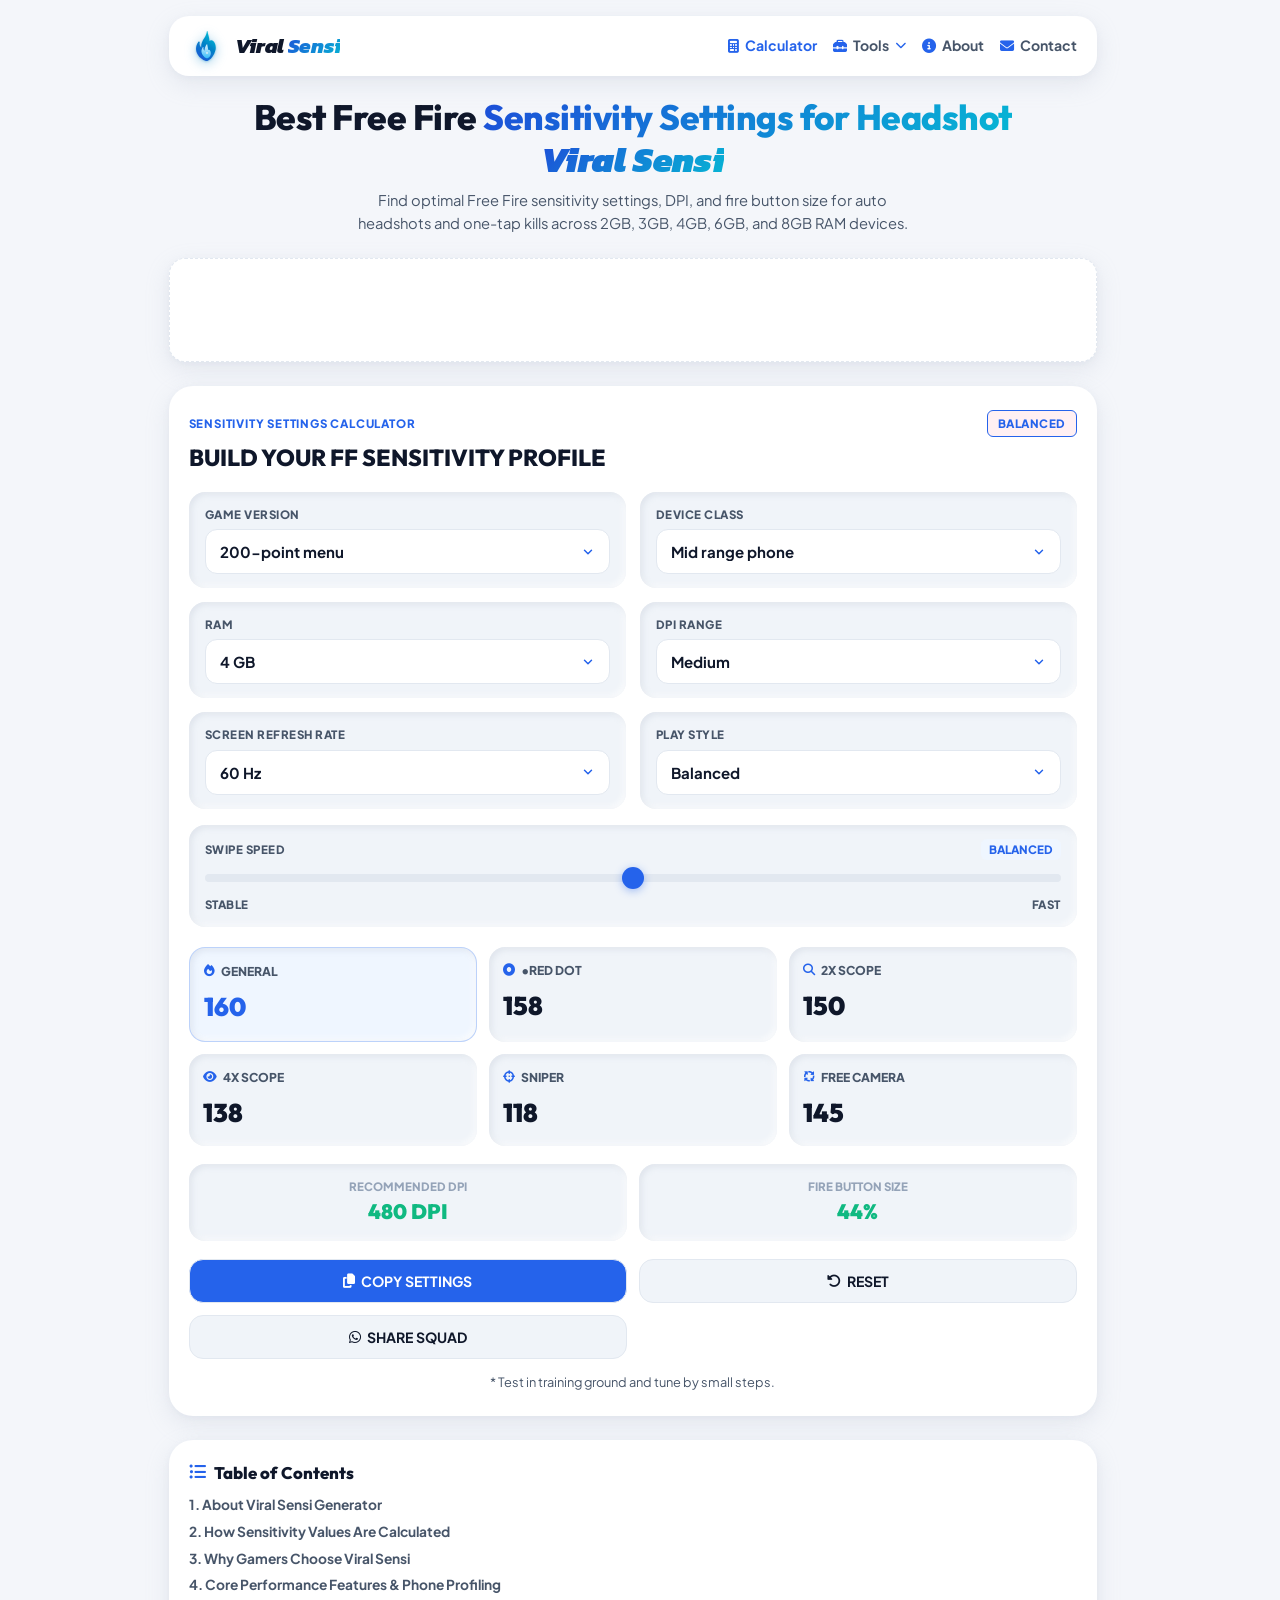
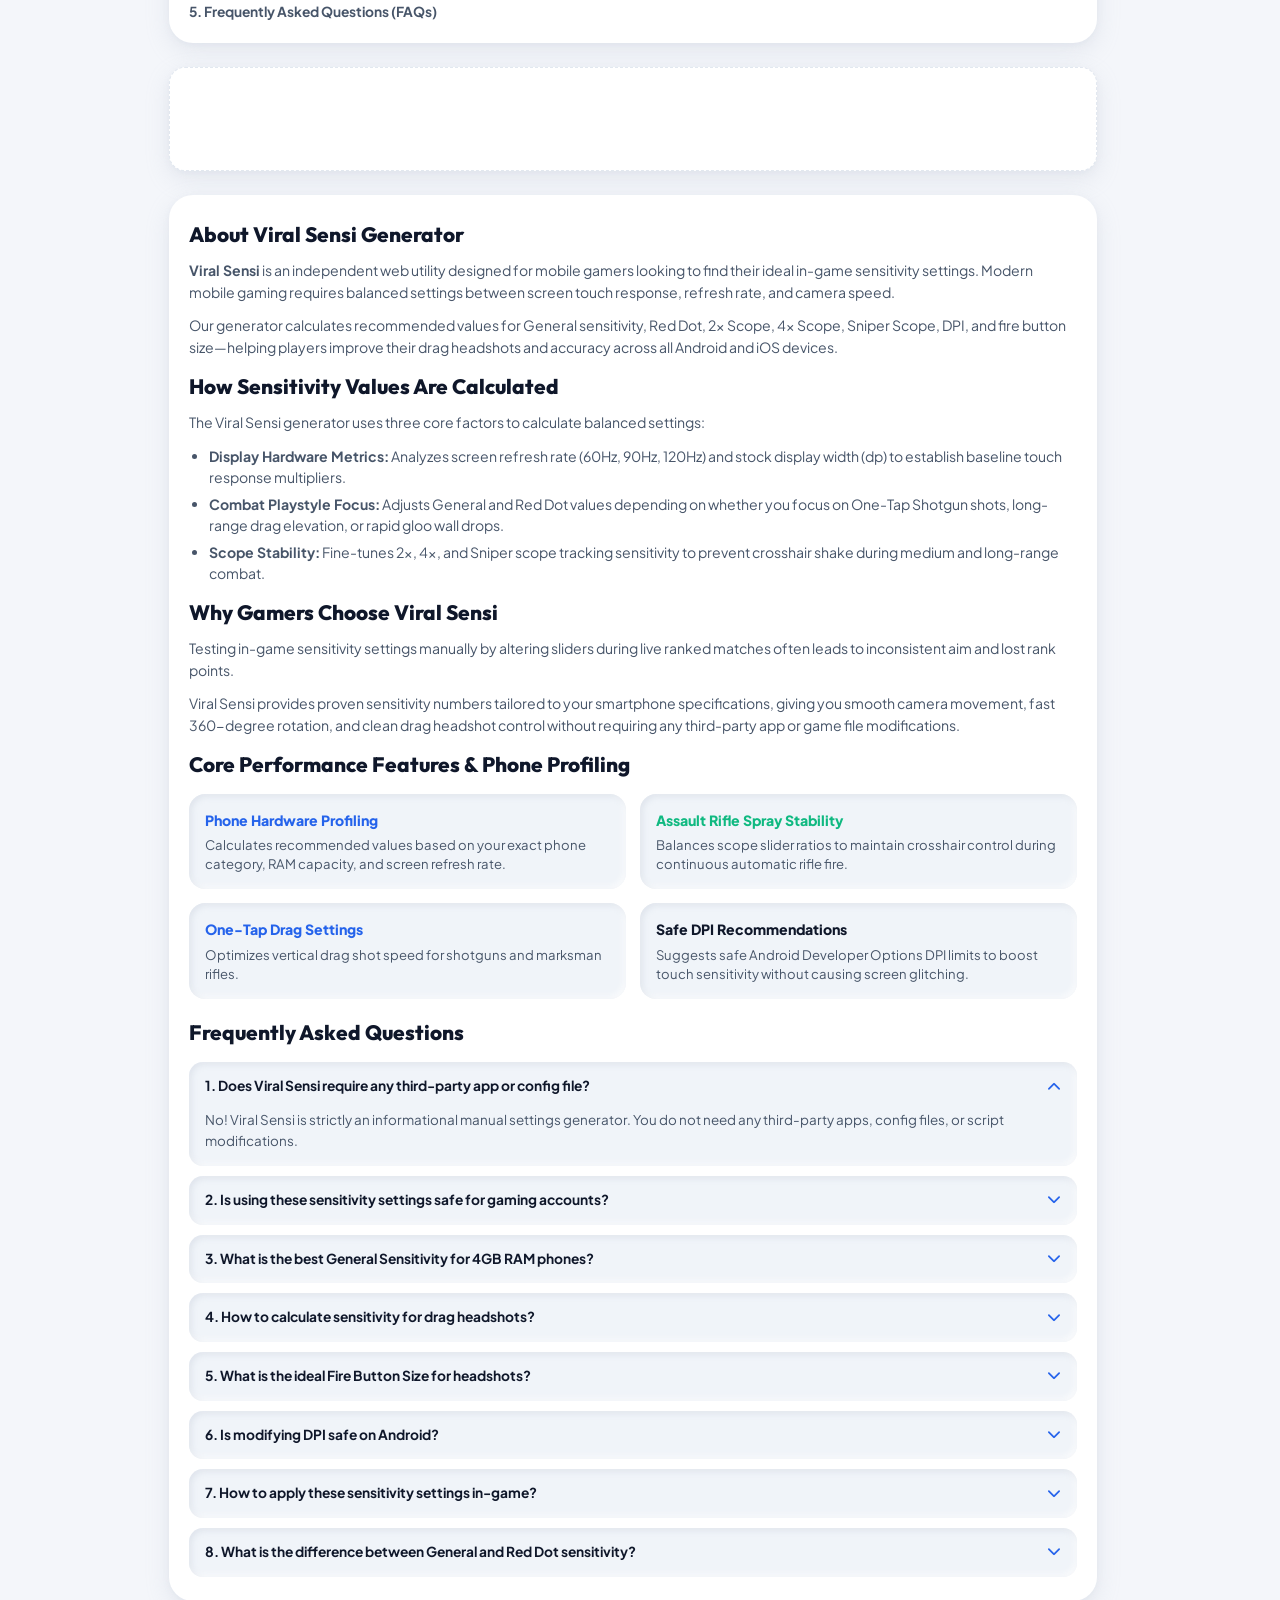
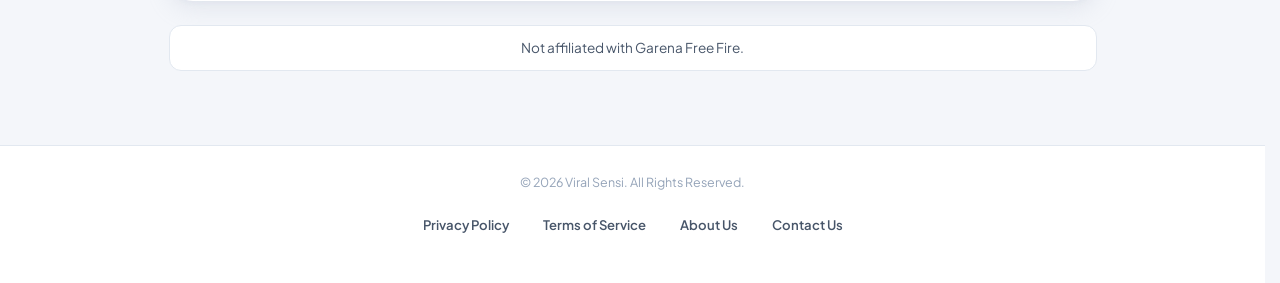
<file: index.html>
<!DOCTYPE html>
<html lang="en">

<head>
    <meta charset="UTF-8">
    <meta name="viewport" content="width=device-width, initial-scale=1.0, maximum-scale=1.0, user-scalable=no">

    <!-- SEO Title & Meta Tags -->
    <title>Best Free Fire Sensitivity Settings for Headshot 2026 | Viral Sensi</title>
    <meta name="description"
        content="Get the best Free Fire sensitivity settings for auto headshots and one-tap kills in 2026. Calculate optimal sensitivity, DPI, and fire button size for 2GB, 3GB, 4GB, 6GB, and 8GB RAM phones.">
    <meta name="keywords"
        content="best free fire sensitivity settings for headshot, free fire auto headshot sensitivity, one tap headshot sensitivity free fire, free fire sensitivity 4gb ram, best fire button size for headshot, free fire sensitivity settings 2026, ff headshot sensitivity, viral sensi, free fire max headshot settings, free fire dpi for headshot">
    <meta name="author" content="Viral Sensi">
    <meta name="robots" content="index, follow, max-image-preview:large, max-snippet:-1, max-video-preview:-1">
    <link rel="canonical" href="https://viralsensi.takiff.online/">

    <!-- Favicon & Manifest -->
    <link rel="icon" type="image/svg+xml" href="favicon.svg">
    <link rel="manifest" href="/manifest.json">
    <meta name="theme-color" content="#f4f6fa">

    <!-- Open Graph -->
    <meta property="og:type" content="website">
    <meta property="og:url" content="https://viralsensi.takiff.online/">
    <meta property="og:title" content="Best Free Fire Sensitivity Settings for Headshot 2026 | Viral Sensi">
    <meta property="og:description"
        content="Get the best Free Fire sensitivity settings for auto headshots and one-tap kills in 2026. Calculate optimal sensitivity, DPI, and fire button size for 2GB, 3GB, 4GB, 6GB, and 8GB RAM phones.">

    <!-- Fonts & Icons -->
    <link rel="stylesheet" href="https://cdnjs.cloudflare.com/ajax/libs/font-awesome/6.5.1/css/all.min.css">
    <link href="https://fonts.googleapis.com/css2?family=Kanit:ital,wght@0,700;0,800;0,900;1,700;1,800;1,900&family=Outfit:wght@600;700;800;900&family=Plus+Jakarta+Sans:wght@500;600;700;800&display=swap" rel="stylesheet">
    
    <!-- External CSS -->
    <link rel="stylesheet" href="css/style.css">

    <!-- Google Analytics -->
    <script async src="https://www.googletagmanager.com/gtag/js?id=G-5016SZV6RD"></script>
    <script>
        window.dataLayer = window.dataLayer || [];
        function gtag() { dataLayer.push(arguments); }
        gtag('js', new Date());
        gtag('config', 'G-5016SZV6RD');
    </script>

    <!-- Google AdSense -->
    <script async src="https://pagead2.googlesyndication.com/pagead/js/adsbygoogle.js?client=ca-pub-8427485526135631"
        crossorigin="anonymous"></script>

    <!-- SoftwareApplication Schema -->
    <script type="application/ld+json">
    {
      "@context": "https://schema.org",
      "@type": "SoftwareApplication",
      "name": "Viral Sensi - Best Free Fire Sensitivity Settings for Headshot",
      "url": "https://viralsensi.takiff.online/",
      "operatingSystem": "Android, iOS",
      "applicationCategory": "GameApplication",
      "offers": {
        "@type": "Offer",
        "price": "0",
        "priceCurrency": "USD"
      },
      "description": "Calculate the best Free Fire sensitivity settings for auto headshots, one-tap kills, fire button size, and DPI across all Android and iPhone models.",
      "aggregateRating": {
        "@type": "AggregateRating",
        "ratingValue": "4.9",
        "ratingCount": "78400"
      }
    }
    </script>

    <!-- FAQPage Schema -->
    <script type="application/ld+json">
    {
      "@context": "https://schema.org",
      "@type": "FAQPage",
      "mainEntity": [
        {
          "@type": "Question",
          "name": "Does Viral Sensi require any third-party app or config file?",
          "acceptedAnswer": {
            "@type": "Answer",
            "text": "No! Viral Sensi is strictly an informational manual settings generator. You do not need any third-party apps, config files, or script modifications."
          }
        },
        {
          "@type": "Question",
          "name": "Is using these sensitivity settings safe for gaming accounts?",
          "acceptedAnswer": {
            "@type": "Answer",
            "text": "Yes, 100%! All values are standard in-game menu settings provided natively inside mobile FPS games. It is completely safe and adheres to Fair Play rules."
          }
        },
        {
          "@type": "Question",
          "name": "What is the best General Sensitivity for 4GB RAM phones?",
          "acceptedAnswer": {
            "@type": "Answer",
            "text": "For 4GB RAM Android smartphones, the optimal manual sensitivity settings are General: 195, Red Dot: 190, 2x Scope: 180, 4x Scope: 170, with a Fire Button Size of 42% and DPI of 480."
          }
        },
        {
          "@type": "Question",
          "name": "How to calculate sensitivity for drag headshots?",
          "acceptedAnswer": {
            "@type": "Answer",
            "text": "Select your device specifications and playstyle in our Viral Sensi generator. The tool calculates optimal drag shot sensitivity based on your phone display and touch sampling rate."
          }
        }
      ]
    }
    </script>
</head>

<body>

    <!-- Header Navbar -->
    <div class="header-wrapper">
        <nav class="navbar">
            <a href="index.html" class="brand">
                <img src="logo.svg" alt="Viral Sensi Logo" class="brand-logo" width="36" height="36">
                <span class="brand-title">Viral <span class="brand-accent">Sensi</span></span>
            </a>

            <!-- Desktop Nav Menu -->
            <ul class="nav-menu desktop-only">
                <li><a href="index.html" class="active"><i class="fa-solid fa-calculator"></i> Calculator</a></li>
                <li class="dropdown-menu-item">
                    <a class="dropdown-trigger"><i class="fa-solid fa-toolbox"></i> Tools <i class="fa-solid fa-chevron-down" style="font-size: 0.7rem;"></i></a>
                    <div class="dropdown-popover">
                        <a href="index.html"><i class="fa-solid fa-sliders"></i> Sensi Calculator</a>
                        <a href="dpi-calculator.html"><i class="fa-solid fa-microchip"></i> DPI Multiplier Tool</a>
                        <a href="fire-button-calculator.html"><i class="fa-solid fa-bullseye"></i> Fire Button Size Tool</a>
                        <a href="drag-speed-trainer.html"><i class="fa-solid fa-crosshairs"></i> Drag Speed Trainer</a>
                    </div>
                </li>
                <li><a href="about.html"><i class="fa-solid fa-circle-info"></i> About</a></li>
                <li><a href="contact.html"><i class="fa-solid fa-envelope"></i> Contact</a></li>
            </ul>

            <!-- Mobile Hamburger Toggle Button -->
            <button type="button" class="mobile-menu-btn mobile-hamburger-btn" id="mobileMenuBtn" aria-label="Open Menu">
                <i class="fa-solid fa-bars"></i>
            </button>
        </nav>

        <!-- Mobile Overlay & Drawer -->
        <div class="mobile-overlay" id="mobileOverlay"></div>
        <div class="mobile-drawer" id="mobileDrawer">
            <div class="mobile-drawer-head">
                <span class="mobile-drawer-title">
                    <img src="logo.svg" alt="Viral Sensi Logo" class="brand-logo" width="28" height="28">
                    Viral <span class="brand-accent">Sensi</span>
                </span>
                <button type="button" class="mobile-drawer-close close-drawer-btn" id="closeDrawerBtn" aria-label="Close Menu">
                    <i class="fa-solid fa-xmark"></i>
                </button>
            </div>
            <div class="mobile-drawer-body mobile-drawer-links">
                <a href="index.html" class="drawer-link active"><i class="fa-solid fa-sliders"></i> Sensi Calculator</a>
                <a href="dpi-calculator.html" class="drawer-link"><i class="fa-solid fa-microchip"></i> DPI Multiplier Tool</a>
                <a href="fire-button-calculator.html" class="drawer-link"><i class="fa-solid fa-bullseye"></i> Fire Button Size Tool</a>
                <a href="drag-speed-trainer.html" class="drawer-link"><i class="fa-solid fa-crosshairs"></i> Drag Speed Trainer</a>
                <div class="drawer-divider"></div>
                <a href="about.html" class="drawer-link"><i class="fa-solid fa-circle-info"></i> About Us</a>
                <a href="contact.html" class="drawer-link"><i class="fa-solid fa-envelope"></i> Contact Us</a>
            </div>
        </div>
    </div>

    <!-- Main Container -->
    <main class="container">

        <!-- Hero Section -->
        <header class="hero">
            <h1 class="hero-title">
                Best Free Fire <span class="text-gradient">Sensitivity Settings for Headshot</span> <span class="hero-brand">Viral Sensi</span>
            </h1>
            <p class="hero-desc">
                Find optimal Free Fire sensitivity settings, DPI, and fire button size for auto headshots and one-tap kills across 2GB, 3GB, 4GB, 6GB, and 8GB RAM devices.
            </p>
        </header>

        <!-- Top Ad Slot Container -->
        <div class="ad-slot">
            <ins class="adsbygoogle"
                 style="display:block; width:100%; height:90px;"
                 data-ad-client="ca-pub-8427485526135631"
                 data-ad-slot="auto"
                 data-ad-format="auto"
                 data-full-width-responsive="true"></ins>
            <script>
                 (adsbygoogle = window.adsbygoogle || []).push({});
            </script>
        </div>

        <!-- Main Tool: Build Your FF Sensitivity Profile -->
        <section class="dial-interactive-wrapper" id="tuner">
            <div class="dial-header" style="text-align: left; margin-bottom: 20px;">
                <div style="display: flex; justify-content: space-between; align-items: center; gap: 8px; margin-bottom: 6px;">
                    <span style="font-size: 0.72rem; font-weight: 800; color: var(--accent); text-transform: uppercase; letter-spacing: 0.8px;">SENSITIVITY SETTINGS CALCULATOR</span>
                    <span id="playstyleBadge" style="background: #fff0f3; border: 1px solid var(--accent); color: var(--accent); font-size: 0.72rem; font-weight: 800; padding: 4px 10px; border-radius: 6px; text-transform: uppercase; letter-spacing: 0.5px; white-space: nowrap;">BALANCED</span>
                </div>
                <h2 style="font-size: 1.45rem; font-weight: 800; color: var(--text-primary); margin: 0; line-height: 1.25;">BUILD YOUR FF SENSITIVITY PROFILE</h2>
            </div>

            <!-- 6 Parameter Grid -->
            <div class="selector-cards-grid">
                <!-- 1. Game version -->
                <div class="selector-card">
                    <label>Game version</label>
                    <select id="gameVersionSelect" class="clean-select">
                        <option value="200" selected>200-point menu</option>
                        <option value="100">100-point menu (Legacy)</option>
                    </select>
                </div>

                <!-- 2. Device class -->
                <div class="selector-card">
                    <label>Device class</label>
                    <select id="deviceClassSelect" class="clean-select">
                        <option value="budget">Budget phone (2GB - 3GB)</option>
                        <option value="mid" selected>Mid range phone</option>
                        <option value="flagship">Flagship phone</option>
                        <option value="iphone">Apple iPhone (iOS)</option>
                    </select>
                </div>

                <!-- 3. RAM -->
                <div class="selector-card">
                    <label>RAM</label>
                    <select id="ramSelect" class="clean-select">
                        <option value="2">2 GB</option>
                        <option value="3">3 GB</option>
                        <option value="4" selected>4 GB</option>
                        <option value="6">6 GB</option>
                        <option value="8">8 GB</option>
                        <option value="12">12 GB+</option>
                    </select>
                </div>

                <!-- 4. DPI range -->
                <div class="selector-card">
                    <label>DPI range</label>
                    <select id="dpiSelect" class="clean-select">
                        <option value="default">Default / No DPI</option>
                        <option value="medium" selected>Medium</option>
                        <option value="high">High</option>
                    </select>
                </div>

                <!-- 5. Screen refresh rate -->
                <div class="selector-card">
                    <label>Screen refresh rate</label>
                    <select id="refreshRateSelect" class="clean-select">
                        <option value="60" selected>60 Hz</option>
                        <option value="90">90 Hz</option>
                        <option value="120">120 Hz</option>
                        <option value="144">144 Hz</option>
                    </select>
                </div>

                <!-- 6. Play style -->
                <div class="selector-card">
                    <label>Play style</label>
                    <select id="playStyleSelect" class="clean-select">
                        <option value="balanced" selected>Balanced</option>
                        <option value="drag">Drag shot / One-tap</option>
                        <option value="gloo">Fast movement / Gloo wall</option>
                        <option value="spray">Assault rifle spray</option>
                    </select>
                </div>
            </div>

            <!-- Swipe speed slider -->
            <div class="aim-comfort-card">
                <div class="aim-comfort-header">
                    <label class="aim-comfort-label">Swipe speed</label>
                    <span class="aim-comfort-badge" id="comfortBadge">BALANCED</span>
                </div>
                <input type="range" id="aimComfortSlider" min="1" max="5" value="3" class="aim-comfort-slider">
                <div class="aim-comfort-extremes">
                    <span>STABLE</span>
                    <span>FAST</span>
                </div>
            </div>

            <!-- 6 Sensitivity Cards Grid -->
            <div class="sensi-cards-grid" style="margin-top: 20px;">
                <!-- General -->
                <div class="sensi-card featured">
                    <div class="sensi-label"><i class="fa-solid fa-fire"></i> GENERAL</div>
                    <div class="sensi-val-row">
                        <span class="sensi-val-num" id="valGeneral">160</span>
                    </div>
                </div>

                <!-- Red Dot -->
                <div class="sensi-card">
                    <div class="sensi-label"><i class="fa-solid fa-circle-dot"></i> •RED DOT</div>
                    <div class="sensi-val-row">
                        <span class="sensi-val-num" id="valRedDot">158</span>
                    </div>
                </div>

                <!-- 2x Scope -->
                <div class="sensi-card">
                    <div class="sensi-label"><i class="fa-solid fa-magnifying-glass"></i> 2X SCOPE</div>
                    <div class="sensi-val-row">
                        <span class="sensi-val-num" id="valScope2x">150</span>
                    </div>
                </div>

                <!-- 4x Scope -->
                <div class="sensi-card">
                    <div class="sensi-label"><i class="fa-solid fa-eye"></i> 4X SCOPE</div>
                    <div class="sensi-val-row">
                        <span class="sensi-val-num" id="valScope4x">138</span>
                    </div>
                </div>

                <!-- Sniper Scope -->
                <div class="sensi-card">
                    <div class="sensi-label"><i class="fa-solid fa-crosshairs"></i> SNIPER</div>
                    <div class="sensi-val-row">
                        <span class="sensi-val-num" id="valSniper">118</span>
                    </div>
                </div>

                <!-- Free Camera -->
                <div class="sensi-card">
                    <div class="sensi-label"><i class="fa-solid fa-arrows-spin"></i> FREE CAMERA</div>
                    <div class="sensi-val-row">
                        <span class="sensi-val-num" id="valFreeLook">145</span>
                    </div>
                </div>
            </div>

            <!-- Secondary Badges: DPI & Fire Button -->
            <div class="secondary-badges-grid" style="margin-top: 14px;">
                <div class="badge-card">
                    <div class="lbl">Recommended DPI</div>
                    <div class="val" id="valDpi">480 DPI</div>
                </div>
                <div class="badge-card">
                    <div class="lbl">Fire Button Size</div>
                    <div class="val" id="valFireButton">44%</div>
                </div>
            </div>

            <!-- Action Buttons Grid -->
            <div class="action-grid" style="margin-top: 16px;">
                <button type="button" id="btnCopy" class="btn-action" style="background: var(--accent); color: #fff;">
                    <i class="fa-solid fa-copy"></i> COPY SETTINGS
                </button>
                <button type="button" id="btnReset" class="btn-action btn-action-outline">
                    <i class="fa-solid fa-rotate-left"></i> RESET
                </button>
                <button type="button" id="btnShare" class="btn-action btn-action-outline">
                    <i class="fa-brands fa-whatsapp"></i> SHARE SQUAD
                </button>
            </div>

            <p style="text-align: center; font-size: 0.8rem; color: var(--text-secondary); margin-top: 14px; margin-bottom: 0;">
                * Test in training ground and tune by small steps.
            </p>
        </section>

        <!-- Table of Contents Section -->
        <section class="dial-interactive-wrapper toc-section">
            <div class="toc-title">
                <i class="fa-solid fa-list-ul"></i> Table of Contents
            </div>
            <nav class="toc-nav">
                <a href="#about-engine">1. About Viral Sensi Generator</a>
                <a href="#how-it-calculates">2. How Sensitivity Values Are Calculated</a>
                <a href="#why-choose-ffsensi">3. Why Gamers Choose Viral Sensi</a>
                <a href="#core-features">4. Core Performance Features & Phone Profiling</a>
                <a href="#faq">5. Frequently Asked Questions (FAQs)</a>
            </nav>
        </section>

        <!-- Mid Ad Banner -->
        <div class="ad-slot">
            <ins class="adsbygoogle"
                 style="display:block; width:100%; height:90px;"
                 data-ad-client="ca-pub-8427485526135631"
                 data-ad-slot="auto"
                 data-ad-format="auto"
                 data-full-width-responsive="true"></ins>
            <script>
                 (adsbygoogle = window.adsbygoogle || []).push({});
            </script>
        </div>

        <!-- Comprehensive SEO Article -->
        <article class="seo-panel" id="guide">
            
            <section id="about-engine">
                <h2>About Viral Sensi Generator</h2>
                <p>
                    <strong>Viral Sensi</strong> is an independent web utility designed for mobile gamers looking to find their ideal in-game sensitivity settings. Modern mobile gaming requires balanced settings between screen touch response, refresh rate, and camera speed.
                </p>
                <p>
                    Our generator calculates recommended values for General sensitivity, Red Dot, 2x Scope, 4x Scope, Sniper Scope, DPI, and fire button size—helping players improve their drag headshots and accuracy across all Android and iOS devices.
                </p>
            </section>

            <section id="how-it-calculates">
                <h2>How Sensitivity Values Are Calculated</h2>
                <p>
                    The Viral Sensi generator uses three core factors to calculate balanced settings:
                </p>
                <ul>
                    <li><strong>Display Hardware Metrics:</strong> Analyzes screen refresh rate (60Hz, 90Hz, 120Hz) and stock display width (dp) to establish baseline touch response multipliers.</li>
                    <li><strong>Combat Playstyle Focus:</strong> Adjusts General and Red Dot values depending on whether you focus on One-Tap Shotgun shots, long-range drag elevation, or rapid gloo wall drops.</li>
                    <li><strong>Scope Stability:</strong> Fine-tunes 2x, 4x, and Sniper scope tracking sensitivity to prevent crosshair shake during medium and long-range combat.</li>
                </ul>
            </section>

            <section id="why-choose-ffsensi">
                <h2>Why Gamers Choose Viral Sensi</h2>
                <p>
                    Testing in-game sensitivity settings manually by altering sliders during live ranked matches often leads to inconsistent aim and lost rank points.
                </p>
                <p>
                    Viral Sensi provides proven sensitivity numbers tailored to your smartphone specifications, giving you smooth camera movement, fast 360-degree rotation, and clean drag headshot control without requiring any third-party app or game file modifications.
                </p>
            </section>

            <section id="core-features">
                <h2>Core Performance Features & Phone Profiling</h2>
                <div class="features-grid">
                    <div class="feature-box">
                        <h4 style="color: var(--accent);">Phone Hardware Profiling</h4>
                        <p>Calculates recommended values based on your exact phone category, RAM capacity, and screen refresh rate.</p>
                    </div>
                    <div class="feature-box">
                        <h4 style="color: var(--accent-green);">Assault Rifle Spray Stability</h4>
                        <p>Balances scope slider ratios to maintain crosshair control during continuous automatic rifle fire.</p>
                    </div>
                    <div class="feature-box">
                        <h4 style="color: var(--accent-blue);">One-Tap Drag Settings</h4>
                        <p>Optimizes vertical drag shot speed for shotguns and marksman rifles.</p>
                    </div>
                    <div class="feature-box">
                        <h4 style="color: var(--text-primary);">Safe DPI Recommendations</h4>
                        <p>Suggests safe Android Developer Options DPI limits to boost touch sensitivity without causing screen glitching.</p>
                    </div>
                </div>
            </section>

            <h2 id="faq">Frequently Asked Questions</h2>
            <div class="faq-list">
                <div class="faq-item active">
                    <div class="faq-header">
                        <span>1. Does Viral Sensi require any third-party app or config file?</span>
                        <i class="fa-solid fa-chevron-down"></i>
                    </div>
                    <div class="faq-body">
                        No! Viral Sensi is strictly an informational manual settings generator. You do not need any third-party apps, config files, or script modifications.
                    </div>
                </div>

                <div class="faq-item">
                    <div class="faq-header">
                        <span>2. Is using these sensitivity settings safe for gaming accounts?</span>
                        <i class="fa-solid fa-chevron-down"></i>
                    </div>
                    <div class="faq-body">
                        Yes, 100%! All values are standard in-game menu settings provided natively inside mobile games. It is completely safe and adheres to Fair Play rules.
                    </div>
                </div>

                <div class="faq-item">
                    <div class="faq-header">
                        <span>3. What is the best General Sensitivity for 4GB RAM phones?</span>
                        <i class="fa-solid fa-chevron-down"></i>
                    </div>
                    <div class="faq-body">
                        For 4GB RAM Android smartphones, the optimal manual sensitivity settings are General: 160-195, Red Dot: 158-190, 2x Scope: 150-180, 4x Scope: 138-170, with a Fire Button Size of 42-44% and DPI of 480.
                    </div>
                </div>

                <div class="faq-item">
                    <div class="faq-header">
                        <span>4. How to calculate sensitivity for drag headshots?</span>
                        <i class="fa-solid fa-chevron-down"></i>
                    </div>
                    <div class="faq-body">
                        Select your device specifications and playstyle in our Viral Sensi generator. The tool calculates optimal drag shot sensitivity based on your phone display and touch sampling rate.
                    </div>
                </div>

                <div class="faq-item">
                    <div class="faq-header">
                        <span>5. What is the ideal Fire Button Size for headshots?</span>
                        <i class="fa-solid fa-chevron-down"></i>
                    </div>
                    <div class="faq-body">
                        Keeping your fire button size between 40% to 46% placed at the bottom third of your screen provides maximum thumb drag distance for clean drag headshots.
                    </div>
                </div>

                <div class="faq-item">
                    <div class="faq-header">
                        <span>6. Is modifying DPI safe on Android?</span>
                        <i class="fa-solid fa-chevron-down"></i>
                    </div>
                    <div class="faq-body">
                        Yes, modifying phone Developer Options DPI is a native feature on Android devices and is 100% legal and safe under developer policies.
                    </div>
                </div>

                <div class="faq-item">
                    <div class="faq-header">
                        <span>7. How to apply these sensitivity settings in-game?</span>
                        <i class="fa-solid fa-chevron-down"></i>
                    </div>
                    <div class="faq-body">
                        Calculate your values using the tool above, then open Free Fire, navigate to <strong>Settings ➔ Sensitivity</strong>, and manually adjust each slider (General, Red Dot, 2x Scope, 4x Scope, Sniper Scope) to match the calculated numbers. Never use any third-party panels, apps, or files; all adjustments must be done manually inside the official in-game settings.
                    </div>
                </div>

                <div class="faq-item">
                    <div class="faq-header">
                        <span>8. What is the difference between General and Red Dot sensitivity?</span>
                        <i class="fa-solid fa-chevron-down"></i>
                    </div>
                    <div class="faq-body">
                        General sensitivity controls primary camera rotation and un-scoped drag elevation speed. Red Dot controls target tracking speed when aiming through unmagnified sight attachments.
                    </div>
                </div>
            </div>
        </article>

        <!-- Disclaimer -->
        <div style="background: #ffffff; border: 1px solid var(--border); border-radius: 12px; padding: 12px 16px; margin-bottom: 24px; font-size: 0.85rem; color: var(--text-secondary); text-align: center;">
            Not affiliated with Garena Free Fire.
        </div>

    </main>

    <!-- Toast Notification -->
    <div id="toast" class="toast-box">
        <i class="fa-solid fa-circle-check"></i> <span id="toastMsg">Values copied! Manually adjust sliders in game settings</span>
    </div>

    <!-- Footer -->
    <footer class="footer-bar">
        <span class="footer-copy">&copy; 2026 Viral Sensi. All Rights Reserved.</span>
        <a href="privacy-policy.html">Privacy Policy</a>
        <a href="terms.html">Terms of Service</a>
        <a href="about.html">About Us</a>
        <a href="contact.html">Contact Us</a>
    </footer>

    <!-- App JavaScript -->
    <script src="js/app.js"></script>
</body>

</html>
</file>
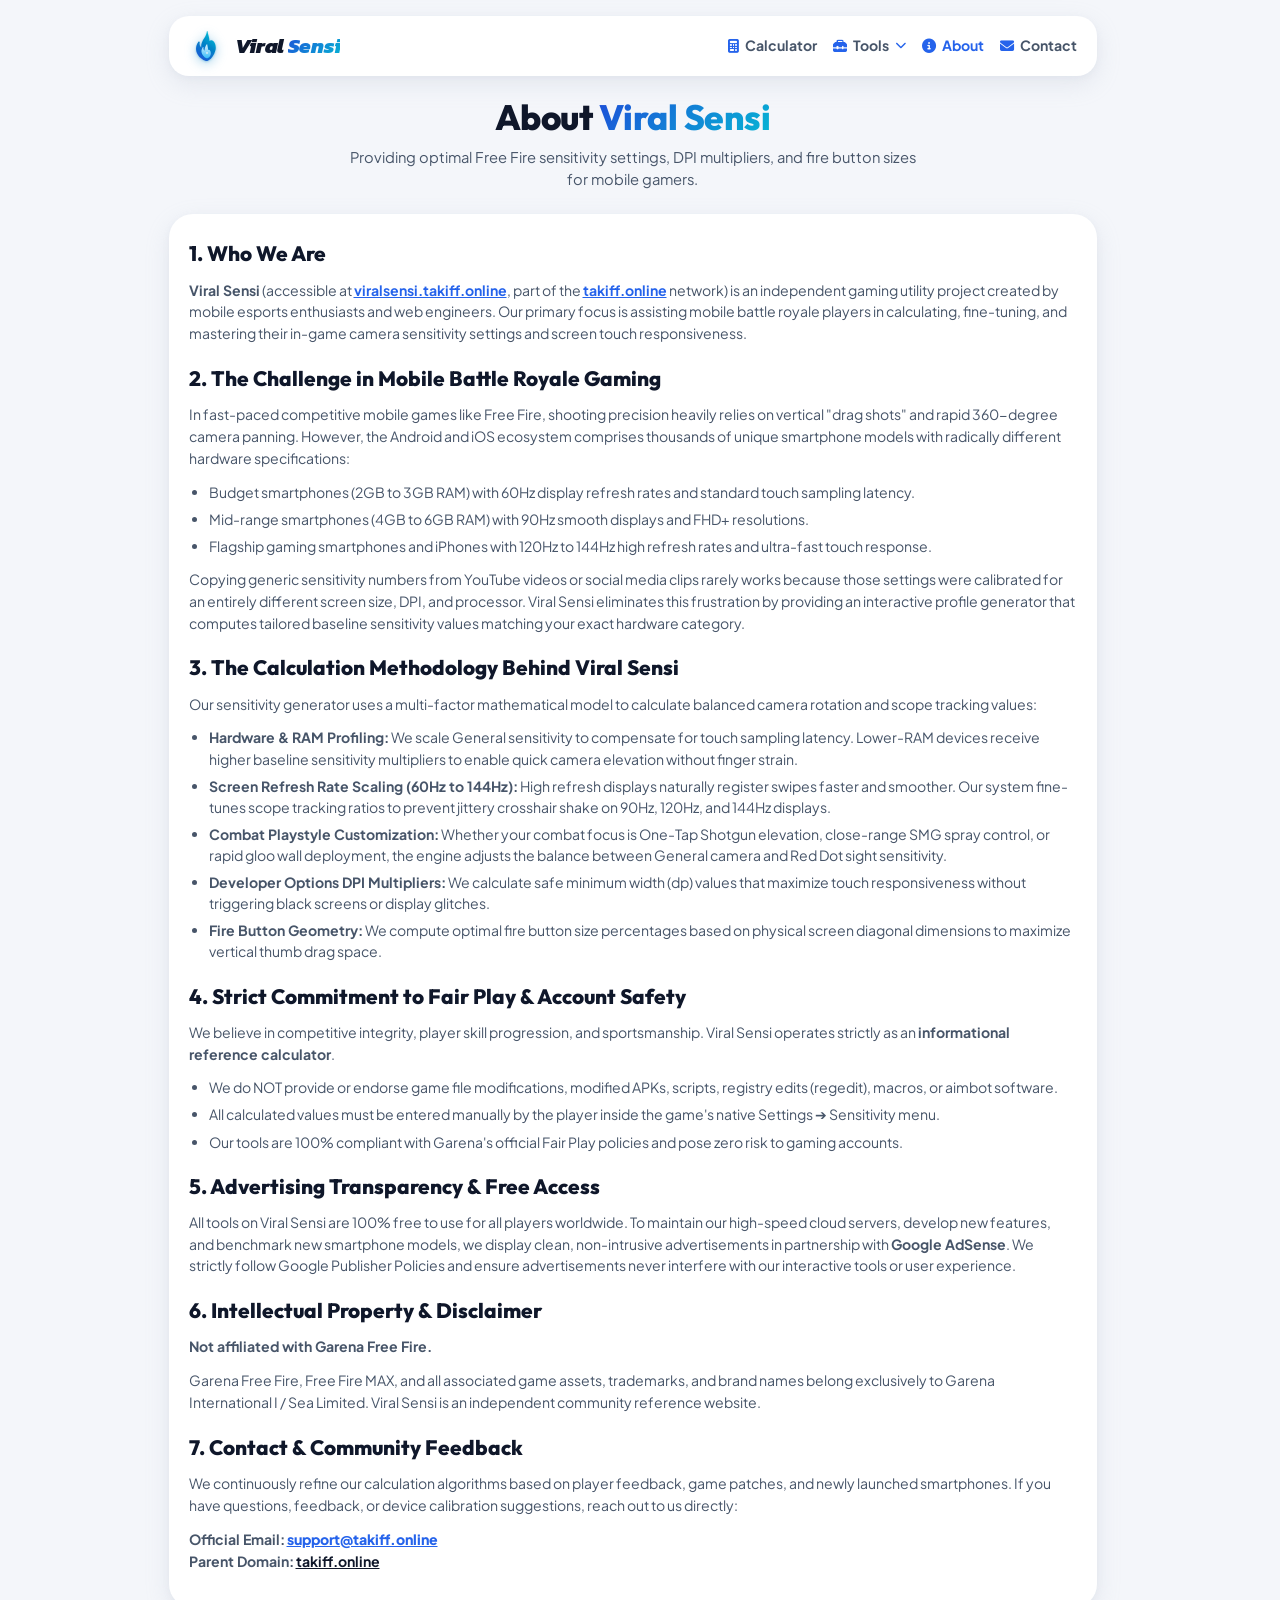
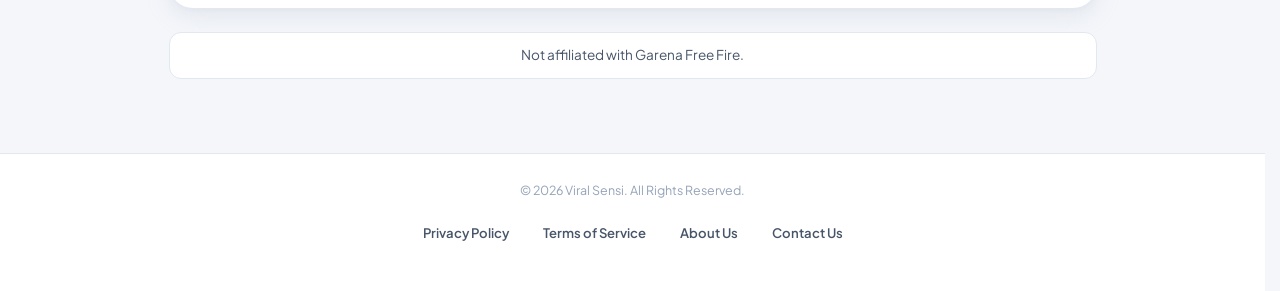
<file: about.html>
<!DOCTYPE html>
<html lang="en">

<head>
    <meta charset="UTF-8">
    <meta name="viewport" content="width=device-width, initial-scale=1.0, maximum-scale=1.0, user-scalable=no">

    <title>About Us - Viral Sensi</title>
    <meta name="description" content="Learn about Viral Sensi - The Free Fire sensitivity generator and DPI settings tuner.">
    <meta name="robots" content="index, follow">
    <link rel="canonical" href="https://viralsensi.takiff.online/about">

    <link rel="icon" type="image/svg+xml" href="favicon.svg">
    <link rel="stylesheet" href="https://cdnjs.cloudflare.com/ajax/libs/font-awesome/6.5.1/css/all.min.css">
    <link href="https://fonts.googleapis.com/css2?family=Kanit:ital,wght@0,700;0,800;0,900;1,700;1,800;1,900&family=Outfit:wght@600;700;800;900&family=Plus+Jakarta+Sans:wght@500;600;700;800&display=swap" rel="stylesheet">
    <link rel="stylesheet" href="css/style.css">

    <!-- Google Analytics -->
    <script async src="https://www.googletagmanager.com/gtag/js?id=G-5016SZV6RD"></script>
    <script>
        window.dataLayer = window.dataLayer || [];
        function gtag() { dataLayer.push(arguments); }
        gtag('js', new Date());
        gtag('config', 'G-5016SZV6RD');
    </script>

    <!-- Google AdSense Auto Ads Code -->
    <script async src="https://pagead2.googlesyndication.com/pagead/js/adsbygoogle.js?client=ca-pub-8427485526135631"
        crossorigin="anonymous"></script>
</head>

<body>

    <!-- Header Navbar -->
    <div class="header-wrapper">
        <nav class="navbar">
            <a href="index.html" class="brand">
                <img src="logo.svg" alt="Viral Sensi Logo" class="brand-logo" width="36" height="36">
                <span class="brand-title">Viral <span class="brand-accent">Sensi</span></span>
            </a>

            <!-- Desktop Nav Menu -->
            <ul class="nav-menu desktop-only">
                <li><a href="index.html"><i class="fa-solid fa-calculator"></i> Calculator</a></li>
                <li class="dropdown-menu-item">
                    <a class="dropdown-trigger"><i class="fa-solid fa-toolbox"></i> Tools <i class="fa-solid fa-chevron-down" style="font-size: 0.7rem;"></i></a>
                    <div class="dropdown-popover">
                        <a href="index.html"><i class="fa-solid fa-sliders"></i> Sensi Calculator</a>
                        <a href="dpi-calculator.html"><i class="fa-solid fa-microchip"></i> DPI Multiplier Tool</a>
                        <a href="fire-button-calculator.html"><i class="fa-solid fa-bullseye"></i> Fire Button Size Tool</a>
                        <a href="drag-speed-trainer.html"><i class="fa-solid fa-crosshairs"></i> Drag Speed Trainer</a>
                    </div>
                </li>
                <li><a href="about.html" class="active"><i class="fa-solid fa-circle-info"></i> About</a></li>
                <li><a href="contact.html"><i class="fa-solid fa-envelope"></i> Contact</a></li>
            </ul>

            <!-- Mobile Hamburger Toggle Button -->
            <button type="button" class="mobile-menu-btn mobile-hamburger-btn" id="mobileMenuBtn" aria-label="Open Menu">
                <i class="fa-solid fa-bars"></i>
            </button>
        </nav>

        <!-- Mobile Overlay & Drawer -->
        <div class="mobile-overlay" id="mobileOverlay"></div>
        <div class="mobile-drawer" id="mobileDrawer">
            <div class="mobile-drawer-head">
                <span class="mobile-drawer-title">
                    <img src="logo.svg" alt="Viral Sensi Logo" class="brand-logo" width="28" height="28">
                    Viral <span class="brand-accent">Sensi</span>
                </span>
                <button type="button" class="mobile-drawer-close close-drawer-btn" id="closeDrawerBtn" aria-label="Close Menu">
                    <i class="fa-solid fa-xmark"></i>
                </button>
            </div>
            <div class="mobile-drawer-body mobile-drawer-links">
                <a href="index.html" class="drawer-link"><i class="fa-solid fa-sliders"></i> Sensi Calculator</a>
                <a href="dpi-calculator.html" class="drawer-link"><i class="fa-solid fa-microchip"></i> DPI Multiplier Tool</a>
                <a href="fire-button-calculator.html" class="drawer-link"><i class="fa-solid fa-bullseye"></i> Fire Button Size Tool</a>
                <a href="drag-speed-trainer.html" class="drawer-link"><i class="fa-solid fa-crosshairs"></i> Drag Speed Trainer</a>
                <div class="drawer-divider"></div>
                <a href="about.html" class="drawer-link active"><i class="fa-solid fa-circle-info"></i> About Us</a>
                <a href="contact.html" class="drawer-link"><i class="fa-solid fa-envelope"></i> Contact Us</a>
            </div>
        </div>
    </div>

    <!-- Main Container -->
    <main class="container">

        <header class="hero">
            <h1 class="hero-title">
                About <span class="text-gradient">Viral Sensi</span>
            </h1>
            <p class="hero-desc">
                Providing optimal Free Fire sensitivity settings, DPI multipliers, and fire button sizes for mobile gamers.
            </p>
        </header>

        <article class="seo-panel">
            <h2>1. Who We Are</h2>
            <p>
                <strong>Viral Sensi</strong> (accessible at <a href="https://viralsensi.takiff.online/" style="color: var(--accent); font-weight: 700;">viralsensi.takiff.online</a>, part of the <a href="https://takiff.online/" style="color: var(--accent); font-weight: 700;">takiff.online</a> network) is an independent gaming utility project created by mobile esports enthusiasts and web engineers. Our primary focus is assisting mobile battle royale players in calculating, fine-tuning, and mastering their in-game camera sensitivity settings and screen touch responsiveness.
            </p>

            <h2>2. The Challenge in Mobile Battle Royale Gaming</h2>
            <p>
                In fast-paced competitive mobile games like Free Fire, shooting precision heavily relies on vertical "drag shots" and rapid 360-degree camera panning. However, the Android and iOS ecosystem comprises thousands of unique smartphone models with radically different hardware specifications:
            </p>
            <ul>
                <li>Budget smartphones (2GB to 3GB RAM) with 60Hz display refresh rates and standard touch sampling latency.</li>
                <li>Mid-range smartphones (4GB to 6GB RAM) with 90Hz smooth displays and FHD+ resolutions.</li>
                <li>Flagship gaming smartphones and iPhones with 120Hz to 144Hz high refresh rates and ultra-fast touch response.</li>
            </ul>
            <p>
                Copying generic sensitivity numbers from YouTube videos or social media clips rarely works because those settings were calibrated for an entirely different screen size, DPI, and processor. Viral Sensi eliminates this frustration by providing an interactive profile generator that computes tailored baseline sensitivity values matching your exact hardware category.
            </p>

            <h2>3. The Calculation Methodology Behind Viral Sensi</h2>
            <p>
                Our sensitivity generator uses a multi-factor mathematical model to calculate balanced camera rotation and scope tracking values:
            </p>
            <ul>
                <li><strong>Hardware & RAM Profiling:</strong> We scale General sensitivity to compensate for touch sampling latency. Lower-RAM devices receive higher baseline sensitivity multipliers to enable quick camera elevation without finger strain.</li>
                <li><strong>Screen Refresh Rate Scaling (60Hz to 144Hz):</strong> High refresh displays naturally register swipes faster and smoother. Our system fine-tunes scope tracking ratios to prevent jittery crosshair shake on 90Hz, 120Hz, and 144Hz displays.</li>
                <li><strong>Combat Playstyle Customization:</strong> Whether your combat focus is One-Tap Shotgun elevation, close-range SMG spray control, or rapid gloo wall deployment, the engine adjusts the balance between General camera and Red Dot sight sensitivity.</li>
                <li><strong>Developer Options DPI Multipliers:</strong> We calculate safe minimum width (dp) values that maximize touch responsiveness without triggering black screens or display glitches.</li>
                <li><strong>Fire Button Geometry:</strong> We compute optimal fire button size percentages based on physical screen diagonal dimensions to maximize vertical thumb drag space.</li>
            </ul>

            <h2>4. Strict Commitment to Fair Play & Account Safety</h2>
            <p>
                We believe in competitive integrity, player skill progression, and sportsmanship. Viral Sensi operates strictly as an <strong>informational reference calculator</strong>.
            </p>
            <ul>
                <li>We do NOT provide or endorse game file modifications, modified APKs, scripts, registry edits (regedit), macros, or aimbot software.</li>
                <li>All calculated values must be entered manually by the player inside the game's native Settings ➔ Sensitivity menu.</li>
                <li>Our tools are 100% compliant with Garena's official Fair Play policies and pose zero risk to gaming accounts.</li>
            </ul>

            <h2>5. Advertising Transparency & Free Access</h2>
            <p>
                All tools on Viral Sensi are 100% free to use for all players worldwide. To maintain our high-speed cloud servers, develop new features, and benchmark new smartphone models, we display clean, non-intrusive advertisements in partnership with <strong>Google AdSense</strong>. We strictly follow Google Publisher Policies and ensure advertisements never interfere with our interactive tools or user experience.
            </p>

            <h2>6. Intellectual Property & Disclaimer</h2>
            <p>
                <strong>Not affiliated with Garena Free Fire.</strong>
            </p>
            <p>
                Garena Free Fire, Free Fire MAX, and all associated game assets, trademarks, and brand names belong exclusively to Garena International I / Sea Limited. Viral Sensi is an independent community reference website.
            </p>

            <h2>7. Contact & Community Feedback</h2>
            <p>
                We continuously refine our calculation algorithms based on player feedback, game patches, and newly launched smartphones. If you have questions, feedback, or device calibration suggestions, reach out to us directly:
            </p>
            <p style="margin-top: 10px;">
                <strong>Official Email:</strong> <a href="mailto:support@takiff.online" style="color: var(--accent); font-weight: 800;">support@takiff.online</a><br>
                <strong>Parent Domain:</strong> <a href="https://takiff.online/" style="color: var(--text-primary); font-weight: 700;">takiff.online</a>
            </p>
        </article>

        <!-- Disclaimer -->
        <div style="background: #ffffff; border: 1px solid var(--border); border-radius: 12px; padding: 12px 16px; margin-bottom: 24px; font-size: 0.85rem; color: var(--text-secondary); text-align: center;">
            Not affiliated with Garena Free Fire.
        </div>

    </main>

    <footer class="footer-bar">
        <span class="footer-copy">&copy; 2026 Viral Sensi. All Rights Reserved.</span>
        <a href="privacy-policy.html">Privacy Policy</a>
        <a href="terms.html">Terms of Service</a>
        <a href="about.html">About Us</a>
        <a href="contact.html">Contact Us</a>
    </footer>

    <script src="js/app.js"></script>
</body>

</html>
</file>
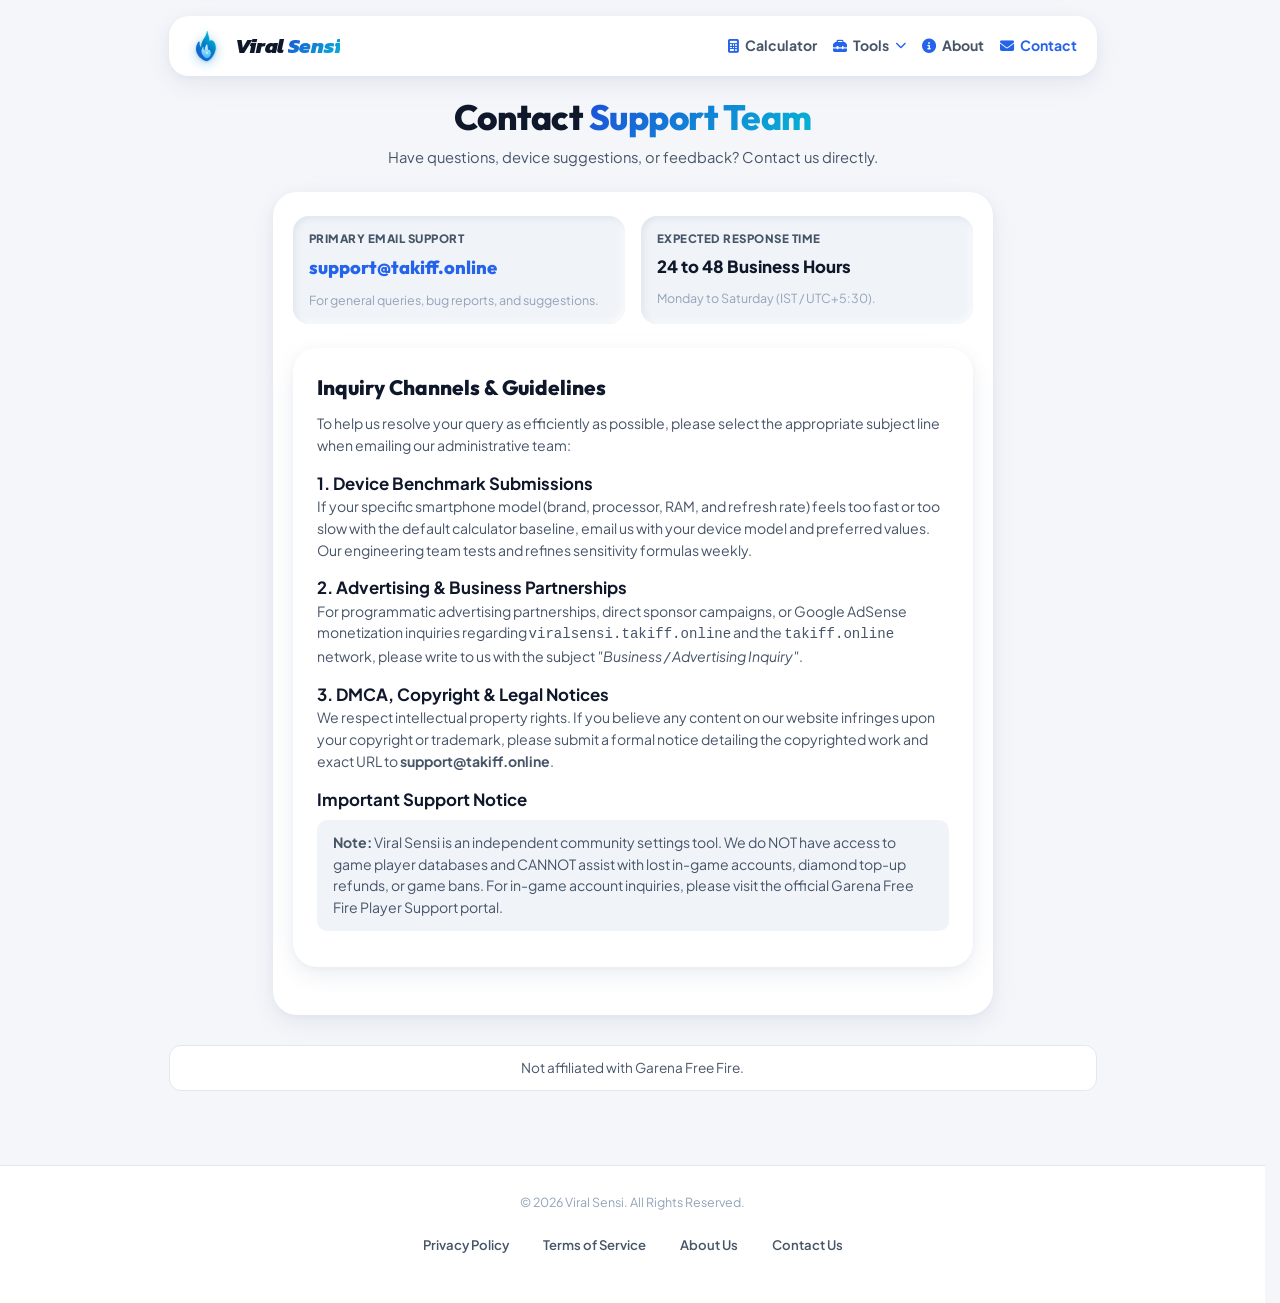
<file: contact.html>
<!DOCTYPE html>
<html lang="en">

<head>
    <meta charset="UTF-8">
    <meta name="viewport" content="width=device-width, initial-scale=1.0, maximum-scale=1.0, user-scalable=no">

    <title>Contact Us - Viral Sensi</title>
    <meta name="description" content="Get in touch with the Viral Sensi team for support, feature suggestions, or questions.">
    <meta name="robots" content="index, follow">
    <link rel="canonical" href="https://viralsensi.takiff.online/contact">

    <link rel="icon" type="image/svg+xml" href="favicon.svg">
    <link rel="stylesheet" href="https://cdnjs.cloudflare.com/ajax/libs/font-awesome/6.5.1/css/all.min.css">
    <link href="https://fonts.googleapis.com/css2?family=Kanit:ital,wght@0,700;0,800;0,900;1,700;1,800;1,900&family=Outfit:wght@600;700;800;900&family=Plus+Jakarta+Sans:wght@500;600;700;800&display=swap" rel="stylesheet">
    <link rel="stylesheet" href="css/style.css">

    <!-- Google Analytics -->
    <script async src="https://www.googletagmanager.com/gtag/js?id=G-5016SZV6RD"></script>
    <script>
        window.dataLayer = window.dataLayer || [];
        function gtag() { dataLayer.push(arguments); }
        gtag('js', new Date());
        gtag('config', 'G-5016SZV6RD');
    </script>

    <!-- Google AdSense Auto Ads Code -->
    <script async src="https://pagead2.googlesyndication.com/pagead/js/adsbygoogle.js?client=ca-pub-8427485526135631"
        crossorigin="anonymous"></script>
</head>

<body>

    <!-- Header Navbar -->
    <div class="header-wrapper">
        <nav class="navbar">
            <a href="index.html" class="brand">
                <img src="logo.svg" alt="Viral Sensi Logo" class="brand-logo" width="36" height="36">
                <span class="brand-title">Viral <span class="brand-accent">Sensi</span></span>
            </a>

            <!-- Desktop Nav Menu -->
            <ul class="nav-menu desktop-only">
                <li><a href="index.html"><i class="fa-solid fa-calculator"></i> Calculator</a></li>
                <li class="dropdown-menu-item">
                    <a class="dropdown-trigger"><i class="fa-solid fa-toolbox"></i> Tools <i class="fa-solid fa-chevron-down" style="font-size: 0.7rem;"></i></a>
                    <div class="dropdown-popover">
                        <a href="index.html"><i class="fa-solid fa-sliders"></i> Sensi Calculator</a>
                        <a href="dpi-calculator.html"><i class="fa-solid fa-microchip"></i> DPI Multiplier Tool</a>
                        <a href="fire-button-calculator.html"><i class="fa-solid fa-bullseye"></i> Fire Button Size Tool</a>
                        <a href="drag-speed-trainer.html"><i class="fa-solid fa-crosshairs"></i> Drag Speed Trainer</a>
                    </div>
                </li>
                <li><a href="about.html"><i class="fa-solid fa-circle-info"></i> About</a></li>
                <li><a href="contact.html" class="active"><i class="fa-solid fa-envelope"></i> Contact</a></li>
            </ul>

            <!-- Mobile Hamburger Toggle Button -->
            <button type="button" class="mobile-menu-btn mobile-hamburger-btn" id="mobileMenuBtn" aria-label="Open Menu">
                <i class="fa-solid fa-bars"></i>
            </button>
        </nav>

        <!-- Mobile Overlay & Drawer -->
        <div class="mobile-overlay" id="mobileOverlay"></div>
        <div class="mobile-drawer" id="mobileDrawer">
            <div class="mobile-drawer-head">
                <span class="mobile-drawer-title">
                    <img src="logo.svg" alt="Viral Sensi Logo" class="brand-logo" width="28" height="28">
                    Viral <span class="brand-accent">Sensi</span>
                </span>
                <button type="button" class="mobile-drawer-close close-drawer-btn" id="closeDrawerBtn" aria-label="Close Menu">
                    <i class="fa-solid fa-xmark"></i>
                </button>
            </div>
            <div class="mobile-drawer-body mobile-drawer-links">
                <a href="index.html" class="drawer-link"><i class="fa-solid fa-sliders"></i> Sensi Calculator</a>
                <a href="dpi-calculator.html" class="drawer-link"><i class="fa-solid fa-microchip"></i> DPI Multiplier Tool</a>
                <a href="fire-button-calculator.html" class="drawer-link"><i class="fa-solid fa-bullseye"></i> Fire Button Size Tool</a>
                <a href="drag-speed-trainer.html" class="drawer-link"><i class="fa-solid fa-crosshairs"></i> Drag Speed Trainer</a>
                <div class="drawer-divider"></div>
                <a href="about.html" class="drawer-link"><i class="fa-solid fa-circle-info"></i> About Us</a>
                <a href="contact.html" class="drawer-link active"><i class="fa-solid fa-envelope"></i> Contact Us</a>
            </div>
        </div>
    </div>

    <!-- Main Container -->
    <main class="container">

        <header class="hero">
            <h1 class="hero-title">
                Contact <span class="text-gradient">Support Team</span>
            </h1>
            <p class="hero-desc">
                Have questions, device suggestions, or feedback? Contact us directly.
            </p>
        </header>

        <section class="dial-interactive-wrapper" style="max-width: 720px; margin: 0 auto 30px;">
            <div style="display: grid; grid-template-columns: repeat(auto-fit, minmax(280px, 1fr)); gap: 16px; margin-bottom: 24px;">
                <div class="selector-card">
                    <label>PRIMARY EMAIL SUPPORT</label>
                    <div style="font-family: var(--font-heading); font-size: 1.15rem; font-weight: 800; color: var(--accent);">
                        <a href="mailto:support@takiff.online" style="color: var(--accent); text-decoration: none;">support@takiff.online</a>
                    </div>
                    <span style="font-size: 0.78rem; color: var(--text-muted); margin-top: 4px; display: block;">For general queries, bug reports, and suggestions.</span>
                </div>

                <div class="selector-card">
                    <label>EXPECTED RESPONSE TIME</label>
                    <div style="font-size: 1.05rem; font-weight: 800; color: var(--text-primary);">24 to 48 Business Hours</div>
                    <span style="font-size: 0.78rem; color: var(--text-muted); margin-top: 4px; display: block;">Monday to Saturday (IST / UTC+5:30).</span>
                </div>
            </div>

            <article class="seo-panel" style="margin-top: 20px; padding: 24px;">
                <h2>Inquiry Channels & Guidelines</h2>
                <p>
                    To help us resolve your query as efficiently as possible, please select the appropriate subject line when emailing our administrative team:
                </p>

                <h3 style="font-size: 1.05rem; color: var(--text-primary); margin-top: 14px;">1. Device Benchmark Submissions</h3>
                <p>
                    If your specific smartphone model (brand, processor, RAM, and refresh rate) feels too fast or too slow with the default calculator baseline, email us with your device model and preferred values. Our engineering team tests and refines sensitivity formulas weekly.
                </p>

                <h3 style="font-size: 1.05rem; color: var(--text-primary); margin-top: 14px;">2. Advertising & Business Partnerships</h3>
                <p>
                    For programmatic advertising partnerships, direct sponsor campaigns, or Google AdSense monetization inquiries regarding <code>viralsensi.takiff.online</code> and the <code>takiff.online</code> network, please write to us with the subject <em>"Business / Advertising Inquiry"</em>.
                </p>

                <h3 style="font-size: 1.05rem; color: var(--text-primary); margin-top: 14px;">3. DMCA, Copyright & Legal Notices</h3>
                <p>
                    We respect intellectual property rights. If you believe any content on our website infringes upon your copyright or trademark, please submit a formal notice detailing the copyrighted work and exact URL to <strong>support@takiff.online</strong>.
                </p>

                <h3 style="font-size: 1.05rem; color: var(--text-primary); margin-top: 14px;">Important Support Notice</h3>
                <p style="font-size: 0.88rem; color: var(--text-secondary); background: var(--bg-input); padding: 12px 16px; border-radius: 10px; margin-top: 8px;">
                    <strong>Note:</strong> Viral Sensi is an independent community settings tool. We do NOT have access to game player databases and CANNOT assist with lost in-game accounts, diamond top-up refunds, or game bans. For in-game account inquiries, please visit the official Garena Free Fire Player Support portal.
                </p>
            </article>
        </section>

        <!-- Disclaimer -->
        <div style="background: #ffffff; border: 1px solid var(--border); border-radius: 12px; padding: 12px 16px; margin-bottom: 24px; font-size: 0.85rem; color: var(--text-secondary); text-align: center;">
            Not affiliated with Garena Free Fire.
        </div>

    </main>

    <footer class="footer-bar">
        <span class="footer-copy">&copy; 2026 Viral Sensi. All Rights Reserved.</span>
        <a href="privacy-policy.html">Privacy Policy</a>
        <a href="terms.html">Terms of Service</a>
        <a href="about.html">About Us</a>
        <a href="contact.html">Contact Us</a>
    </footer>

    <script src="js/app.js"></script>
</body>

</html>
</file>
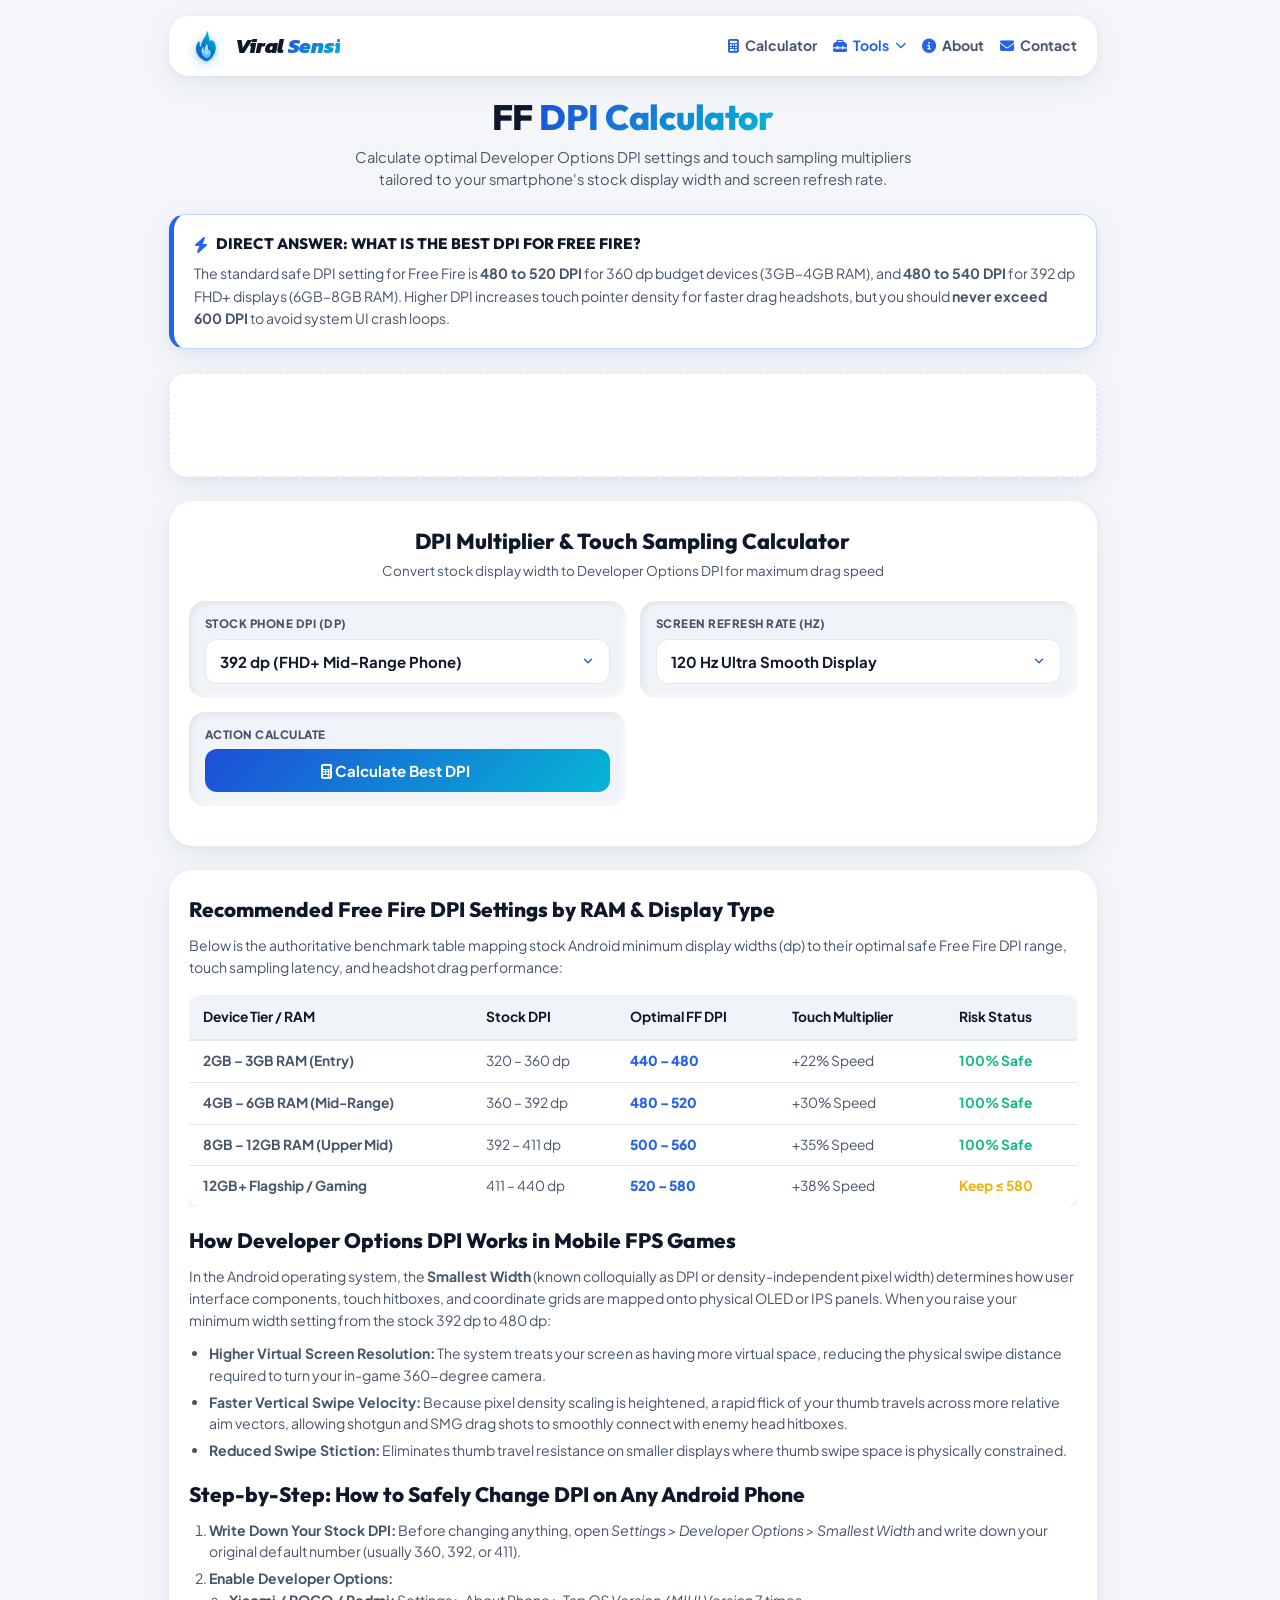
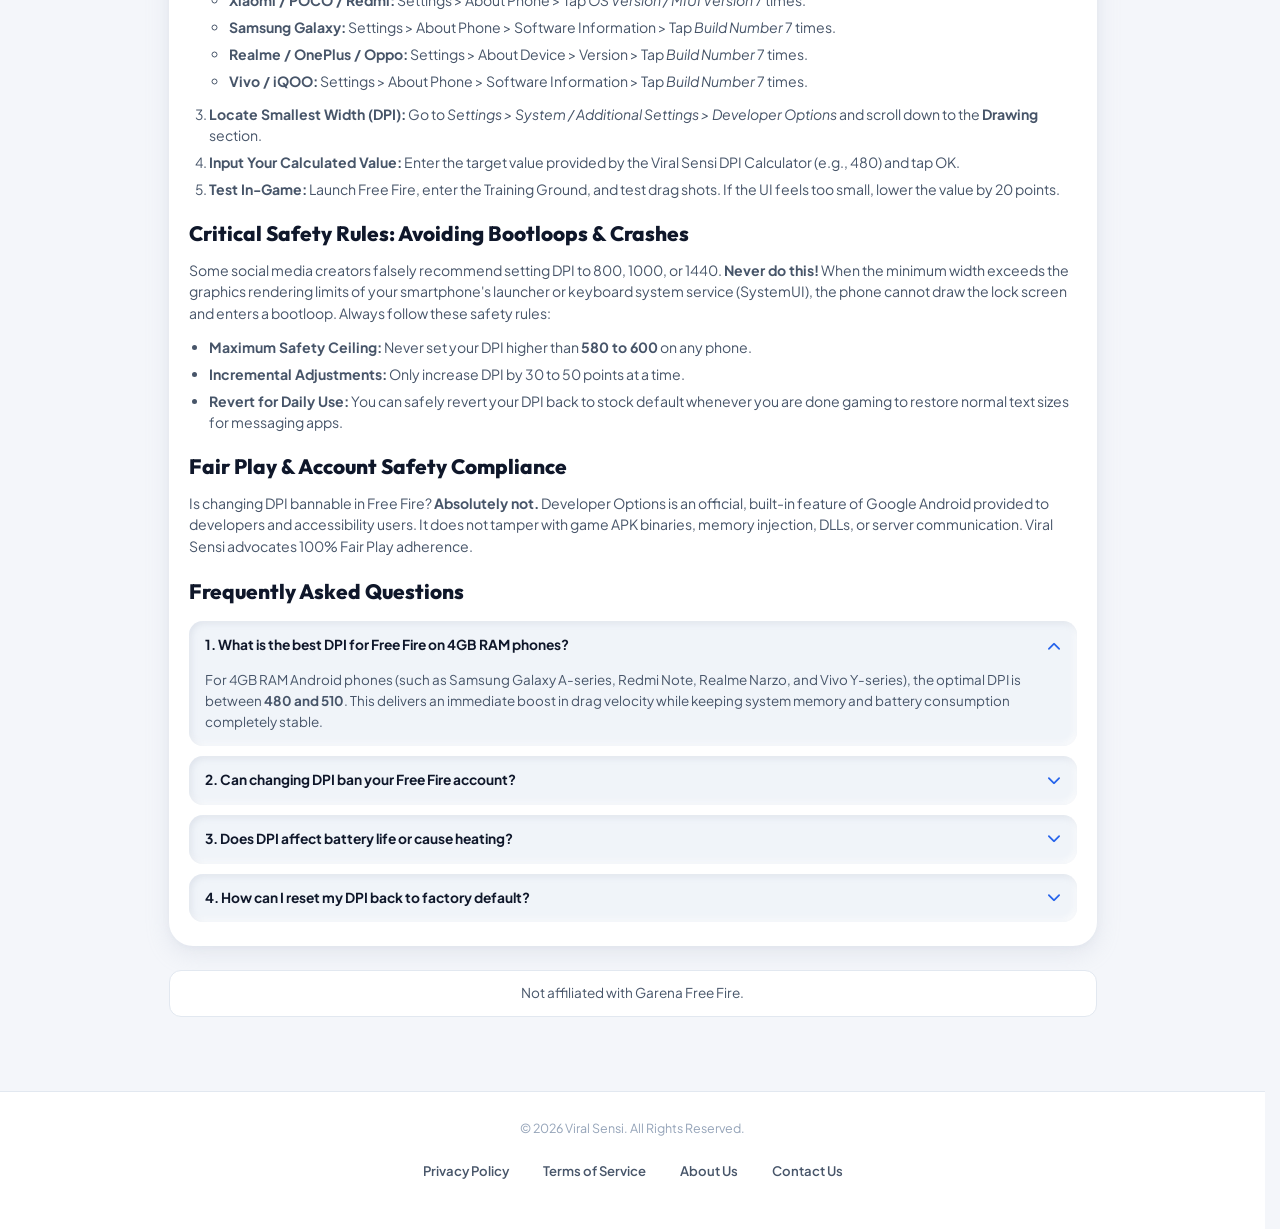
<file: dpi-calculator.html>
<!DOCTYPE html>
<html lang="en">

<head>
    <meta charset="UTF-8">
    <meta name="viewport" content="width=device-width, initial-scale=1.0, maximum-scale=1.0, user-scalable=no">

    <!-- SEO Title & Meta Tags -->
    <title>Free Fire DPI Calculator 2026 - Best Developer Options DPI for Headshots | Viral Sensi</title>
    <meta name="description"
        content="Calculate the best safe Developer Options DPI settings for Free Fire. Boost swipe drag speed, touch response, and one-tap headshots across Samsung, Xiaomi, Realme, and Vivo.">
    <meta name="keywords"
        content="free fire best dpi for headshots, ff dpi for headshots 2026, best developer options dpi for free fire, free fire dpi settings 4gb ram, smallest width free fire, viral sensi dpi">
    <meta name="author" content="Viral Sensi">
    <meta name="robots" content="index, follow">
    <link rel="canonical" href="https://viralsensi.takiff.online/dpi-calculator">

    <!-- OpenGraph Social Metadata -->
    <meta property="og:type" content="website">
    <meta property="og:site_name" content="Viral Sensi">
    <meta property="og:title" content="Free Fire DPI Calculator 2026 - Best Developer Options DPI for Headshots">
    <meta property="og:description" content="Calculate optimal safe Android Developer Options DPI to boost swipe velocity and drag headshots in Free Fire without risk of bootloops.">
    <meta property="og:url" content="https://viralsensi.takiff.online/dpi-calculator">
    <meta property="og:image" content="https://viralsensi.takiff.online/logo.svg">

    <!-- Twitter Card Metadata -->
    <meta name="twitter:card" content="summary_large_image">
    <meta name="twitter:title" content="Free Fire DPI Calculator 2026 - Best Developer Options DPI for Headshots">
    <meta name="twitter:description" content="Calculate optimal safe Android Developer Options DPI to boost swipe velocity and drag headshots in Free Fire.">
    <meta name="twitter:image" content="https://viralsensi.takiff.online/logo.svg">

    <!-- Favicon -->
    <link rel="icon" type="image/svg+xml" href="favicon.svg">
    <link rel="manifest" href="/manifest.json">
    <meta name="theme-color" content="#f4f6fa">

    <!-- Fonts & Icons -->
    <link rel="stylesheet" href="https://cdnjs.cloudflare.com/ajax/libs/font-awesome/6.5.1/css/all.min.css">
    <link href="https://fonts.googleapis.com/css2?family=Kanit:ital,wght@0,700;0,800;0,900;1,700;1,800;1,900&family=Outfit:wght@600;700;800;900&family=Plus+Jakarta+Sans:wght@500;600;700;800&display=swap" rel="stylesheet">
    <link rel="stylesheet" href="css/style.css">

    <!-- Google Analytics -->
    <script async src="https://www.googletagmanager.com/gtag/js?id=G-5016SZV6RD"></script>
    <script>
        window.dataLayer = window.dataLayer || [];
        function gtag() { dataLayer.push(arguments); }
        gtag('js', new Date());
        gtag('config', 'G-5016SZV6RD');
    </script>

    <!-- Google AdSense -->
    <script async src="https://pagead2.googlesyndication.com/pagead/js/adsbygoogle.js?client=ca-pub-8427485526135631"
        crossorigin="anonymous"></script>

    <!-- WebApplication Schema -->
    <script type="application/ld+json">
    {
      "@context": "https://schema.org",
      "@type": "WebApplication",
      "name": "Free Fire DPI Calculator - Viral Sensi",
      "url": "https://viralsensi.takiff.online/dpi-calculator.html",
      "operatingSystem": "Android",
      "applicationCategory": "GameApplication",
      "offers": {
        "@type": "Offer",
        "price": "0",
        "priceCurrency": "USD"
      },
      "description": "Interactive Developer Options DPI calculator and touch response multiplier for mobile FPS gamers.",
      "aggregateRating": {
        "@type": "AggregateRating",
        "ratingValue": "4.9",
        "ratingCount": "34200"
      }
    }
    </script>

    <!-- BreadcrumbList Schema -->
    <script type="application/ld+json">
    {
      "@context": "https://schema.org",
      "@type": "BreadcrumbList",
      "itemListElement": [
        {
          "@type": "ListItem",
          "position": 1,
          "name": "Home",
          "item": "https://viralsensi.takiff.online/"
        },
        {
          "@type": "ListItem",
          "position": 2,
          "name": "Tools",
          "item": "https://viralsensi.takiff.online/#tools"
        },
        {
          "@type": "ListItem",
          "position": 3,
          "name": "DPI Calculator",
          "item": "https://viralsensi.takiff.online/dpi-calculator.html"
        }
      ]
    }
    </script>

    <!-- FAQPage Schema (AEO Optimized) -->
    <script type="application/ld+json">
    {
      "@context": "https://schema.org",
      "@type": "FAQPage",
      "mainEntity": [
        {
          "@type": "Question",
          "name": "What is the best DPI for Free Fire on Android?",
          "acceptedAnswer": {
            "@type": "Answer",
            "text": "For standard 360 dp Android phones (budget devices with 3GB to 4GB RAM), the best safe DPI range is 460 to 520. For standard 392 dp FHD+ displays (6GB to 8GB RAM), the ideal DPI is 480 to 540. Higher DPI decreases UI scaling, enabling faster camera rotation during vertical thumb drag shots."
          }
        },
        {
          "@type": "Question",
          "name": "Can increasing DPI ban your Free Fire account?",
          "acceptedAnswer": {
            "@type": "Answer",
            "text": "No. DPI (Minimum Width) is an official native Android accessibility and display scaling setting located in Developer Options. It does not modify game files, memory, or network packets, and is 100% compliant with Garena Fair Play rules."
          }
        },
        {
          "@type": "Question",
          "name": "What is the maximum safe DPI limit to prevent bootloops?",
          "acceptedAnswer": {
            "@type": "Answer",
            "text": "Never increase your phone's DPI beyond 600 dp unless explicitly tested by your manufacturer. Setting DPI too high (such as 800+ or 1000) can cause the system UI, lock screen, and keyboard to crash, resulting in an emergency recovery factory reset."
          }
        },
        {
          "@type": "Question",
          "name": "Does iPhone or iOS have a DPI setting for Free Fire?",
          "acceptedAnswer": {
            "@type": "Answer",
            "text": "iOS does not have an Android-style DPI setting. Instead, iPhone players adjust touch responsiveness via Settings > Accessibility > Touch > AssistiveTouch > Tracking Sensitivity (set between 85% and 100%), and Gliding Cursor set to Individual with a speed of 120."
          }
        },
        {
          "@type": "Question",
          "name": "Does DPI actually improve headshots in Free Fire?",
          "acceptedAnswer": {
            "@type": "Answer",
            "text": "Yes. When you increase DPI, the display's virtual coordinate grid becomes denser. A 1-centimeter vertical thumb drag registers more relative screen movement pixels, allowing the crosshair to smoothly elevate from the opponent's chest to their head before recoil bloom spreads bullets."
          }
        }
      ]
    }
    </script>
</head>

<body>

    <!-- Header Navbar -->
    <div class="header-wrapper">
        <nav class="navbar">
            <a href="index.html" class="brand">
                <img src="logo.svg" alt="Viral Sensi Logo" class="brand-logo" width="36" height="36">
                <span class="brand-title">Viral <span class="brand-accent">Sensi</span></span>
            </a>

            <!-- Desktop Nav Menu -->
            <ul class="nav-menu desktop-only">
                <li><a href="index.html"><i class="fa-solid fa-calculator"></i> Calculator</a></li>
                <li class="dropdown-menu-item">
                    <a class="dropdown-trigger active"><i class="fa-solid fa-toolbox"></i> Tools <i class="fa-solid fa-chevron-down" style="font-size: 0.7rem;"></i></a>
                    <div class="dropdown-popover">
                        <a href="index.html"><i class="fa-solid fa-sliders"></i> Sensi Calculator</a>
                        <a href="dpi-calculator.html"><i class="fa-solid fa-microchip"></i> DPI Multiplier Tool</a>
                        <a href="fire-button-calculator.html"><i class="fa-solid fa-bullseye"></i> Fire Button Size Tool</a>
                        <a href="drag-speed-trainer.html"><i class="fa-solid fa-crosshairs"></i> Drag Speed Trainer</a>
                    </div>
                </li>
                <li><a href="about.html"><i class="fa-solid fa-circle-info"></i> About</a></li>
                <li><a href="contact.html"><i class="fa-solid fa-envelope"></i> Contact</a></li>
            </ul>

            <!-- Mobile Hamburger Toggle Button -->
            <button type="button" class="mobile-menu-btn mobile-hamburger-btn" id="mobileMenuBtn" aria-label="Open Menu">
                <i class="fa-solid fa-bars"></i>
            </button>
        </nav>

        <!-- Mobile Overlay & Drawer -->
        <div class="mobile-overlay" id="mobileOverlay"></div>
        <div class="mobile-drawer" id="mobileDrawer">
            <div class="mobile-drawer-head">
                <span class="mobile-drawer-title">
                    <img src="logo.svg" alt="Viral Sensi Logo" class="brand-logo" width="28" height="28">
                    Viral <span class="brand-accent">Sensi</span>
                </span>
                <button type="button" class="mobile-drawer-close close-drawer-btn" id="closeDrawerBtn" aria-label="Close Menu">
                    <i class="fa-solid fa-xmark"></i>
                </button>
            </div>
            <div class="mobile-drawer-body mobile-drawer-links">
                <a href="index.html" class="drawer-link"><i class="fa-solid fa-sliders"></i> Sensi Calculator</a>
                <a href="dpi-calculator.html" class="drawer-link active"><i class="fa-solid fa-microchip"></i> DPI Multiplier Tool</a>
                <a href="fire-button-calculator.html" class="drawer-link"><i class="fa-solid fa-bullseye"></i> Fire Button Size Tool</a>
                <a href="drag-speed-trainer.html" class="drawer-link"><i class="fa-solid fa-crosshairs"></i> Drag Speed Trainer</a>
                <div class="drawer-divider"></div>
                <a href="about.html" class="drawer-link"><i class="fa-solid fa-circle-info"></i> About Us</a>
                <a href="contact.html" class="drawer-link"><i class="fa-solid fa-envelope"></i> Contact Us</a>
            </div>
        </div>
    </div>

    <!-- Main Container -->
    <main class="container">

        <header class="hero">
            <h1 class="hero-title">
                FF <span class="text-gradient">DPI Calculator</span>
            </h1>
            <p class="hero-desc">
                Calculate optimal Developer Options DPI settings and touch sampling multipliers tailored to your smartphone's stock display width and screen refresh rate.
            </p>
        </header>

        <!-- AEO Quick Answer / Direct Answer Box -->
        <div style="background: #ffffff; border: 1px solid rgba(37, 99, 235, 0.25); border-left: 5px solid var(--accent); border-radius: 16px; padding: 18px 20px; margin-bottom: 24px; box-shadow: var(--shadow-soft);">
            <div style="display: flex; align-items: center; gap: 8px; margin-bottom: 6px;">
                <i class="fa-solid fa-bolt" style="color: var(--accent);"></i>
                <span style="font-family: var(--font-heading); font-weight: 800; font-size: 0.95rem; color: var(--text-primary); text-transform: uppercase;">Direct Answer: What is the Best DPI for Free Fire?</span>
            </div>
            <p style="font-size: 0.88rem; line-height: 1.6; color: var(--text-secondary); margin: 0;">
                The standard safe DPI setting for Free Fire is <strong>480 to 520 DPI</strong> for 360&nbsp;dp budget devices (3GB–4GB RAM), and <strong>480 to 540 DPI</strong> for 392&nbsp;dp FHD+ displays (6GB–8GB RAM). Higher DPI increases touch pointer density for faster drag headshots, but you should <strong>never exceed 600&nbsp;DPI</strong> to avoid system UI crash loops.
            </p>
        </div>

        <!-- Ad Banner Container -->
        <div class="ad-slot">
            <ins class="adsbygoogle"
                 style="display:block; width:100%; height:90px;"
                 data-ad-client="ca-pub-8427485526135631"
                 data-ad-slot="auto"
                 data-ad-format="auto"
                 data-full-width-responsive="true"></ins>
            <script>
                 (adsbygoogle = window.adsbygoogle || []).push({});
            </script>
        </div>

        <!-- Tool: Custom DPI Calculator -->
        <section class="dial-interactive-wrapper" id="dpi-tool">
            <div class="dial-header">
                <h2>DPI Multiplier & Touch Sampling Calculator</h2>
                <p>Convert stock display width to Developer Options DPI for maximum drag speed</p>
            </div>

            <div class="selector-cards-grid">
                <div class="selector-card">
                    <label>STOCK PHONE DPI (DP)</label>
                    <select id="stockDpiInput" class="clean-select">
                        <option value="360">360 dp (Standard HD Budget Phone)</option>
                        <option value="392" selected>392 dp (FHD+ Mid-Range Phone)</option>
                        <option value="411">411 dp (High Res Flagship Display)</option>
                    </select>
                </div>

                <div class="selector-card">
                    <label>SCREEN REFRESH RATE (HZ)</label>
                    <select id="hzInput" class="clean-select">
                        <option value="60">60 Hz Standard Display</option>
                        <option value="90">90 Hz Smooth Display</option>
                        <option value="120" selected>120 Hz Ultra Smooth Display</option>
                        <option value="144">144 Hz Gaming Display</option>
                    </select>
                </div>

                <div class="selector-card">
                    <label>ACTION CALCULATE</label>
                    <button type="button" id="calcDpiBtn" class="clean-select" style="background: var(--accent-gradient); color: #ffffff; text-align: center; border: none; cursor: pointer;">
                        <i class="fa-solid fa-calculator"></i> Calculate Best DPI
                    </button>
                </div>
            </div>

            <div id="dpiOutputBox" style="display: none; background: #eff6ff; border-radius: 18px; padding: 24px; text-align: center; border: 1px solid rgba(37, 99, 235, 0.2); margin-top: 18px;">
                <span style="font-size: 0.8rem; font-weight: 800; color: var(--text-muted); text-transform: uppercase;">Safe Developer Options DPI</span>
                <div id="dpiResultVal" style="font-family: var(--font-heading); font-size: 2.4rem; font-weight: 900; color: var(--accent); margin: 6px 0;">480 DPI</div>
                <p style="font-size: 0.82rem; color: var(--text-secondary); margin: 0;">Apply in <em>Developer Options &gt; Smallest Width</em> on your Android phone.</p>
            </div>
        </section>

        <!-- GEO Comprehensive Comparison Table -->
        <article class="seo-panel" style="margin-top: 24px;">
            <h2>Recommended Free Fire DPI Settings by RAM & Display Type</h2>
            <p>
                Below is the authoritative benchmark table mapping stock Android minimum display widths (dp) to their optimal safe Free Fire DPI range, touch sampling latency, and headshot drag performance:
            </p>

            <div style="overflow-x: auto; margin: 16px 0;">
                <table style="width: 100%; border-collapse: collapse; font-size: 0.86rem; text-align: left; background: var(--bg-card); border-radius: 12px; overflow: hidden; box-shadow: var(--shadow-soft);">
                    <thead>
                        <tr style="background: var(--bg-input); border-bottom: 2px solid var(--border); color: var(--text-primary);">
                            <th style="padding: 12px 14px;">Device Tier / RAM</th>
                            <th style="padding: 12px 14px;">Stock DPI</th>
                            <th style="padding: 12px 14px;">Optimal FF DPI</th>
                            <th style="padding: 12px 14px;">Touch Multiplier</th>
                            <th style="padding: 12px 14px;">Risk Status</th>
                        </tr>
                    </thead>
                    <tbody>
                        <tr style="border-bottom: 1px solid var(--border);">
                            <td style="padding: 10px 14px; font-weight: 700;">2GB – 3GB RAM (Entry)</td>
                            <td style="padding: 10px 14px;">320 – 360 dp</td>
                            <td style="padding: 10px 14px; color: var(--accent); font-weight: 800;">440 – 480</td>
                            <td style="padding: 10px 14px;">+22% Speed</td>
                            <td style="padding: 10px 14px; color: var(--accent-green); font-weight: 700;">100% Safe</td>
                        </tr>
                        <tr style="border-bottom: 1px solid var(--border);">
                            <td style="padding: 10px 14px; font-weight: 700;">4GB – 6GB RAM (Mid-Range)</td>
                            <td style="padding: 10px 14px;">360 – 392 dp</td>
                            <td style="padding: 10px 14px; color: var(--accent); font-weight: 800;">480 – 520</td>
                            <td style="padding: 10px 14px;">+30% Speed</td>
                            <td style="padding: 10px 14px; color: var(--accent-green); font-weight: 700;">100% Safe</td>
                        </tr>
                        <tr style="border-bottom: 1px solid var(--border);">
                            <td style="padding: 10px 14px; font-weight: 700;">8GB – 12GB RAM (Upper Mid)</td>
                            <td style="padding: 10px 14px;">392 – 411 dp</td>
                            <td style="padding: 10px 14px; color: var(--accent); font-weight: 800;">500 – 560</td>
                            <td style="padding: 10px 14px;">+35% Speed</td>
                            <td style="padding: 10px 14px; color: var(--accent-green); font-weight: 700;">100% Safe</td>
                        </tr>
                        <tr>
                            <td style="padding: 10px 14px; font-weight: 700;">12GB+ Flagship / Gaming</td>
                            <td style="padding: 10px 14px;">411 – 440 dp</td>
                            <td style="padding: 10px 14px; color: var(--accent); font-weight: 800;">520 – 580</td>
                            <td style="padding: 10px 14px;">+38% Speed</td>
                            <td style="padding: 10px 14px; color: #eab308; font-weight: 700;">Keep &le; 580</td>
                        </tr>
                    </tbody>
                </table>
            </div>

            <h2>How Developer Options DPI Works in Mobile FPS Games</h2>
            <p>
                In the Android operating system, the <strong>Smallest Width</strong> (known colloquially as DPI or density-independent pixel width) determines how user interface components, touch hitboxes, and coordinate grids are mapped onto physical OLED or IPS panels. When you raise your minimum width setting from the stock 392&nbsp;dp to 480&nbsp;dp:
            </p>
            <ul>
                <li><strong>Higher Virtual Screen Resolution:</strong> The system treats your screen as having more virtual space, reducing the physical swipe distance required to turn your in-game 360-degree camera.</li>
                <li><strong>Faster Vertical Swipe Velocity:</strong> Because pixel density scaling is heightened, a rapid flick of your thumb travels across more relative aim vectors, allowing shotgun and SMG drag shots to smoothly connect with enemy head hitboxes.</li>
                <li><strong>Reduced Swipe Stiction:</strong> Eliminates thumb travel resistance on smaller displays where thumb swipe space is physically constrained.</li>
            </ul>

            <h2>Step-by-Step: How to Safely Change DPI on Any Android Phone</h2>
            <ol style="margin-left: 20px; line-height: 1.8; color: var(--text-secondary);">
                <li><strong>Write Down Your Stock DPI:</strong> Before changing anything, open <em>Settings &gt; Developer Options &gt; Smallest Width</em> and write down your original default number (usually 360, 392, or 411).</li>
                <li><strong>Enable Developer Options:</strong>
                    <ul>
                        <li><strong>Xiaomi / POCO / Redmi:</strong> Settings &gt; About Phone &gt; Tap <em>OS Version / MIUI Version</em> 7 times.</li>
                        <li><strong>Samsung Galaxy:</strong> Settings &gt; About Phone &gt; Software Information &gt; Tap <em>Build Number</em> 7 times.</li>
                        <li><strong>Realme / OnePlus / Oppo:</strong> Settings &gt; About Device &gt; Version &gt; Tap <em>Build Number</em> 7 times.</li>
                        <li><strong>Vivo / iQOO:</strong> Settings &gt; About Phone &gt; Software Information &gt; Tap <em>Build Number</em> 7 times.</li>
                    </ul>
                </li>
                <li><strong>Locate Smallest Width (DPI):</strong> Go to <em>Settings &gt; System / Additional Settings &gt; Developer Options</em> and scroll down to the <strong>Drawing</strong> section.</li>
                <li><strong>Input Your Calculated Value:</strong> Enter the target value provided by the Viral Sensi DPI Calculator (e.g., 480) and tap OK.</li>
                <li><strong>Test In-Game:</strong> Launch Free Fire, enter the Training Ground, and test drag shots. If the UI feels too small, lower the value by 20 points.</li>
            </ol>

            <h2>Critical Safety Rules: Avoiding Bootloops & Crashes</h2>
            <p>
                Some social media creators falsely recommend setting DPI to 800, 1000, or 1440. <strong>Never do this!</strong> When the minimum width exceeds the graphics rendering limits of your smartphone's launcher or keyboard system service (SystemUI), the phone cannot draw the lock screen and enters a bootloop. Always follow these safety rules:
            </p>
            <ul>
                <li><strong>Maximum Safety Ceiling:</strong> Never set your DPI higher than <strong>580 to 600</strong> on any phone.</li>
                <li><strong>Incremental Adjustments:</strong> Only increase DPI by 30 to 50 points at a time.</li>
                <li><strong>Revert for Daily Use:</strong> You can safely revert your DPI back to stock default whenever you are done gaming to restore normal text sizes for messaging apps.</li>
            </ul>

            <h2>Fair Play & Account Safety Compliance</h2>
            <p>
                Is changing DPI bannable in Free Fire? <strong>Absolutely not.</strong> Developer Options is an official, built-in feature of Google Android provided to developers and accessibility users. It does not tamper with game APK binaries, memory injection, DLLs, or server communication. Viral Sensi advocates 100% Fair Play adherence.
            </p>
            <h2 id="faq">Frequently Asked Questions</h2>
            <div class="faq-list">
                <div class="faq-item active">
                    <div class="faq-header">
                        <span>1. What is the best DPI for Free Fire on 4GB RAM phones?</span>
                        <i class="fa-solid fa-chevron-down"></i>
                    </div>
                    <div class="faq-body">
                        For 4GB RAM Android phones (such as Samsung Galaxy A-series, Redmi Note, Realme Narzo, and Vivo Y-series), the optimal DPI is between <strong>480 and 510</strong>. This delivers an immediate boost in drag velocity while keeping system memory and battery consumption completely stable.
                    </div>
                </div>

                <div class="faq-item">
                    <div class="faq-header">
                        <span>2. Can changing DPI ban your Free Fire account?</span>
                        <i class="fa-solid fa-chevron-down"></i>
                    </div>
                    <div class="faq-body">
                        No. DPI (Minimum Width) is an official native Android display scaling setting located in Developer Options. It does not modify game files, memory, or network packets, and is 100% safe.
                    </div>
                </div>

                <div class="faq-item">
                    <div class="faq-header">
                        <span>3. Does DPI affect battery life or cause heating?</span>
                        <i class="fa-solid fa-chevron-down"></i>
                    </div>
                    <div class="faq-body">
                        A moderate DPI increase (e.g. from 392 to 480) has virtually zero impact on battery life or processor temperature because the screen's physical pixel count does not change—only the virtual UI density is adjusted.
                    </div>
                </div>

                <div class="faq-item">
                    <div class="faq-header">
                        <span>4. How can I reset my DPI back to factory default?</span>
                        <i class="fa-solid fa-chevron-down"></i>
                    </div>
                    <div class="faq-body">
                        Simply navigate back to <em>Settings &gt; Developer Options &gt; Smallest Width</em> and re-enter your original stock number (typically 360, 392, or 411). Your phone will immediately return to factory display scaling.
                    </div>
                </div>
            </div>
        </article>

        <!-- Disclaimer -->
        <div style="background: #ffffff; border: 1px solid var(--border); border-radius: 12px; padding: 12px 16px; margin-bottom: 24px; font-size: 0.85rem; color: var(--text-secondary); text-align: center;">
            Not affiliated with Garena Free Fire.
        </div>

    </main>

    <!-- Footer with Enhanced Clickable Tap Targets -->
    <footer class="footer-bar">
        <span class="footer-copy">&copy; 2026 Viral Sensi. All Rights Reserved.</span>
        <a href="privacy-policy.html">Privacy Policy</a>
        <a href="terms.html">Terms of Service</a>
        <a href="about.html">About Us</a>
        <a href="contact.html">Contact Us</a>
    </footer>

    <script src="js/app.js"></script>
</body>

</html>
</file>
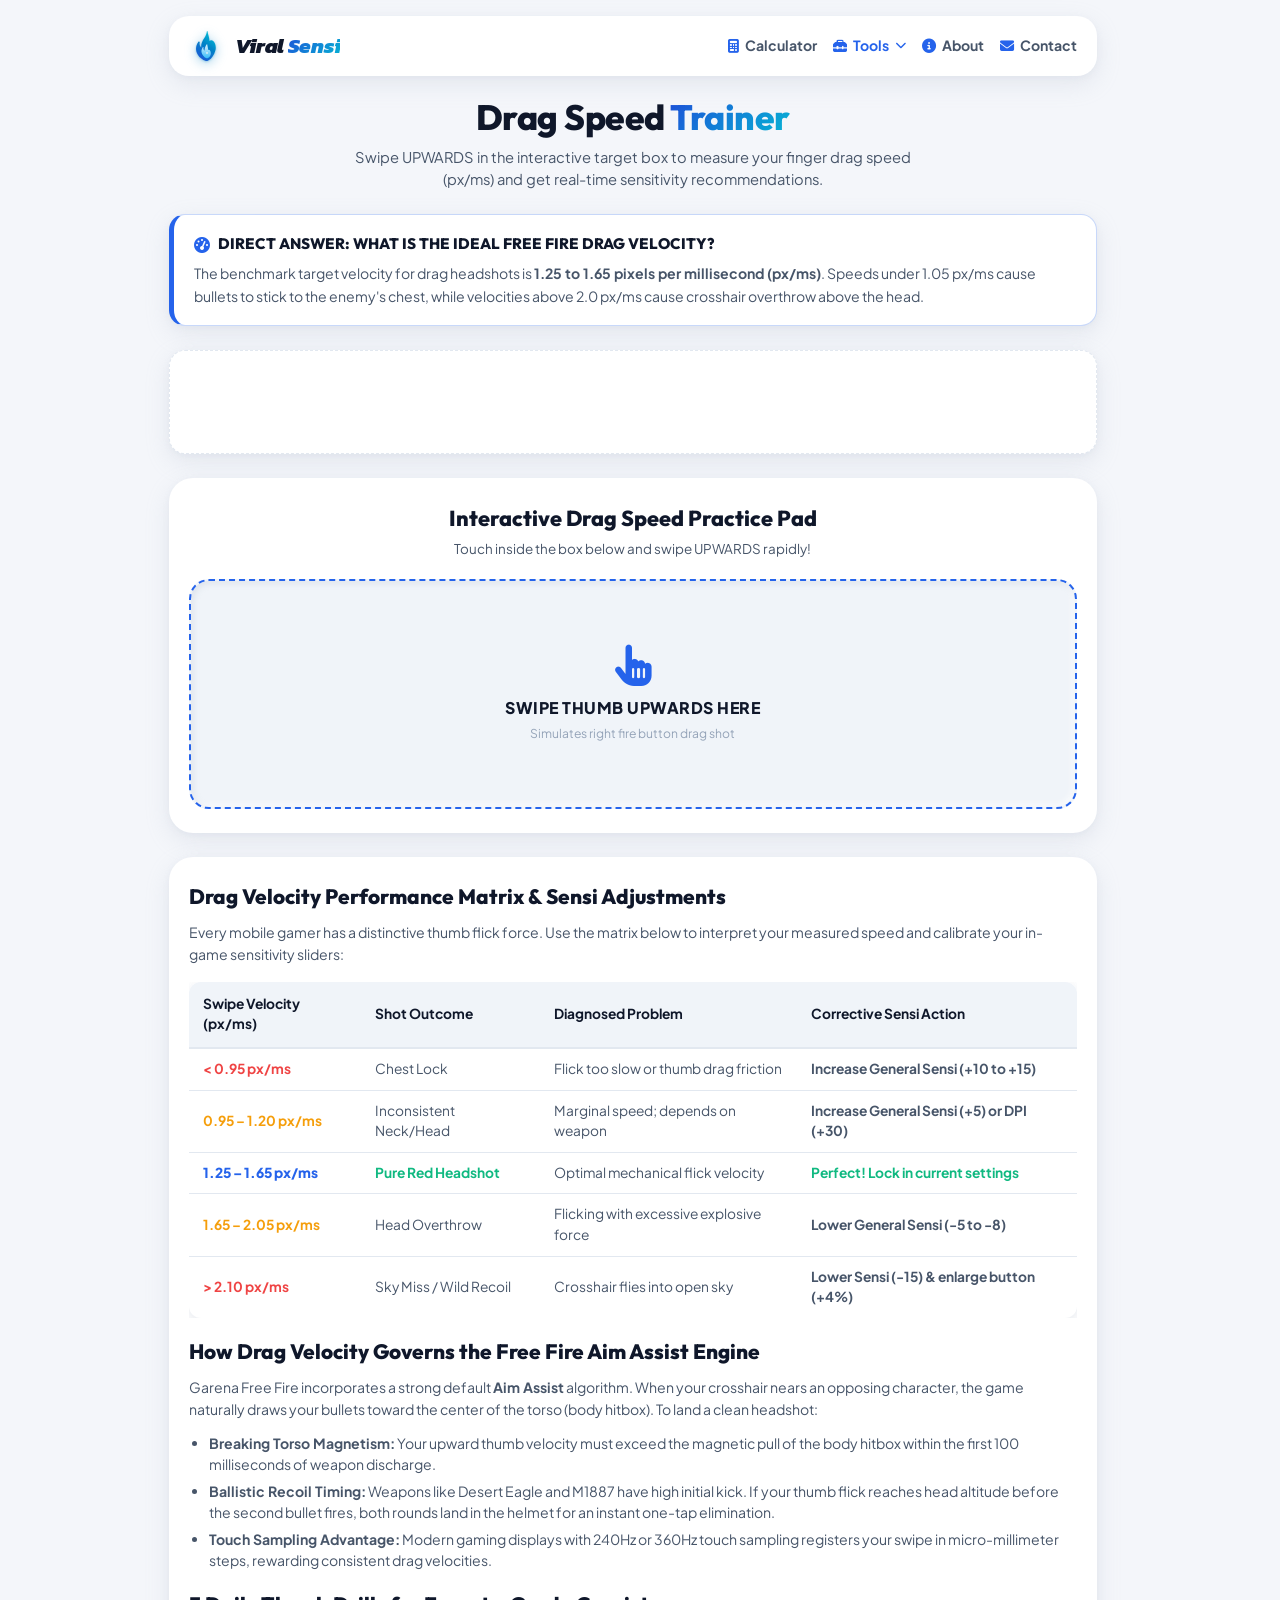
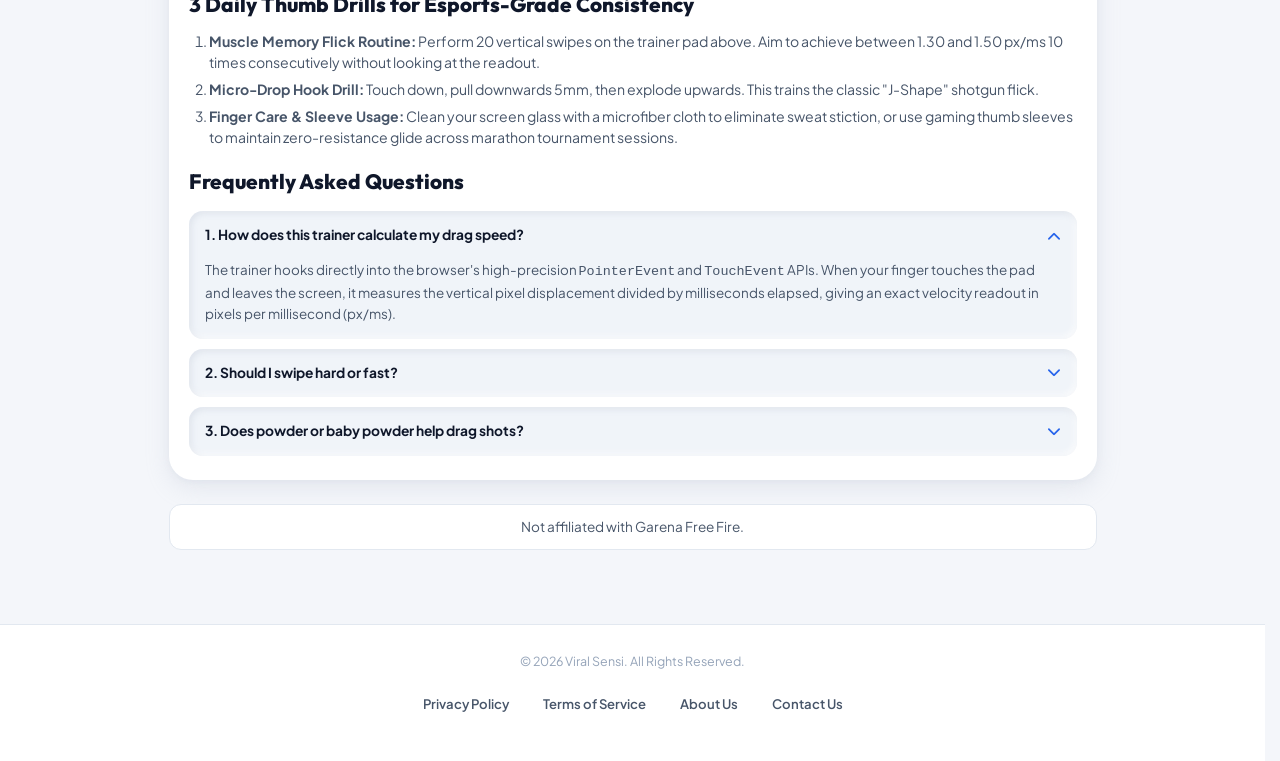
<file: drag-speed-trainer.html>
<!DOCTYPE html>
<html lang="en">

<head>
    <meta charset="UTF-8">
    <meta name="viewport" content="width=device-width, initial-scale=1.0, maximum-scale=1.0, user-scalable=no">

    <!-- SEO Title & Meta Tags -->
    <title>Free Fire Drag Speed Trainer & Touch Velocity Tester 2026 | Viral Sensi</title>
    <meta name="description"
        content="Test and train your thumb drag speed velocity (px/ms) in real-time. Calculate optimal sensitivity offsets to master one-tap headshots in Free Fire.">
    <meta name="keywords"
        content="free fire drag speed trainer, touch velocity tester, free fire headshot drag speed, swipe speed test, one tap headshot practice, viral sensi trainer">
    <meta name="author" content="Viral Sensi">
    <meta name="robots" content="index, follow">
    <link rel="canonical" href="https://viralsensi.takiff.online/drag-speed-trainer">

    <!-- OpenGraph Social Metadata -->
    <meta property="og:type" content="website">
    <meta property="og:site_name" content="Viral Sensi">
    <meta property="og:title" content="Free Fire Drag Speed Trainer & Touch Velocity Tester 2026">
    <meta property="og:description" content="Test your touchscreen swipe velocity in px/ms and train consistent vertical drag mechanics for instant one-tap headshots.">
    <meta property="og:url" content="https://viralsensi.takiff.online/drag-speed-trainer">
    <meta property="og:image" content="https://viralsensi.takiff.online/logo.svg">

    <!-- Twitter Card Metadata -->
    <meta name="twitter:card" content="summary_large_image">
    <meta name="twitter:title" content="Free Fire Drag Speed Trainer & Touch Velocity Tester 2026">
    <meta name="twitter:description" content="Test your touchscreen swipe velocity in px/ms and train consistent vertical drag mechanics for Free Fire.">
    <meta name="twitter:image" content="https://viralsensi.takiff.online/logo.svg">

    <!-- Favicon -->
    <link rel="icon" type="image/svg+xml" href="favicon.svg">
    <link rel="manifest" href="/manifest.json">
    <meta name="theme-color" content="#f4f6fa">

    <!-- Fonts & Icons -->
    <link rel="stylesheet" href="https://cdnjs.cloudflare.com/ajax/libs/font-awesome/6.5.1/css/all.min.css">
    <link href="https://fonts.googleapis.com/css2?family=Kanit:ital,wght@0,700;0,800;0,900;1,700;1,800;1,900&family=Outfit:wght@600;700;800;900&family=Plus+Jakarta+Sans:wght@500;600;700;800&display=swap" rel="stylesheet">
    <link rel="stylesheet" href="css/style.css">

    <!-- Google Analytics -->
    <script async src="https://www.googletagmanager.com/gtag/js?id=G-5016SZV6RD"></script>
    <script>
        window.dataLayer = window.dataLayer || [];
        function gtag() { dataLayer.push(arguments); }
        gtag('js', new Date());
        gtag('config', 'G-5016SZV6RD');
    </script>

    <!-- Google AdSense -->
    <script async src="https://pagead2.googlesyndication.com/pagead/js/adsbygoogle.js?client=ca-pub-8427485526135631"
        crossorigin="anonymous"></script>

    <!-- WebApplication Schema -->
    <script type="application/ld+json">
    {
      "@context": "https://schema.org",
      "@type": "WebApplication",
      "name": "Drag Speed Trainer - Viral Sensi",
      "url": "https://viralsensi.takiff.online/drag-speed-trainer.html",
      "operatingSystem": "Android, iOS",
      "applicationCategory": "GameApplication",
      "offers": {
        "@type": "Offer",
        "price": "0",
        "priceCurrency": "USD"
      },
      "description": "Interactive touch velocity and vertical swipe speed trainer utility for mobile FPS gamers.",
      "aggregateRating": {
        "@type": "AggregateRating",
        "ratingValue": "4.9",
        "ratingCount": "21400"
      }
    }
    </script>

    <!-- BreadcrumbList Schema -->
    <script type="application/ld+json">
    {
      "@context": "https://schema.org",
      "@type": "BreadcrumbList",
      "itemListElement": [
        {
          "@type": "ListItem",
          "position": 1,
          "name": "Home",
          "item": "https://viralsensi.takiff.online/"
        },
        {
          "@type": "ListItem",
          "position": 2,
          "name": "Tools",
          "item": "https://viralsensi.takiff.online/#tools"
        },
        {
          "@type": "ListItem",
          "position": 3,
          "name": "Drag Speed Trainer",
          "item": "https://viralsensi.takiff.online/drag-speed-trainer.html"
        }
      ]
    }
    </script>

    <!-- FAQPage Schema (AEO Optimized) -->
    <script type="application/ld+json">
    {
      "@context": "https://schema.org",
      "@type": "FAQPage",
      "mainEntity": [
        {
          "@type": "Question",
          "name": "What is the optimal thumb drag speed velocity for Free Fire?",
          "acceptedAnswer": {
            "@type": "Answer",
            "text": "The ideal thumb drag velocity is between 1.20 and 1.65 pixels per millisecond (px/ms). This range ensures your crosshair snaps cleanly to the enemy head hitbox without overshooting into the sky or sticking to the chest."
          }
        },
        {
          "@type": "Question",
          "name": "Why does my crosshair stick to the enemy chest when shooting?",
          "acceptedAnswer": {
            "@type": "Answer",
            "text": "Chest-lock occurs when your thumb swipe speed is slower than 1.1 px/ms or your in-game General sensitivity is too low. Aim assist pulls the crosshair towards the largest torso hitbox, which can only be broken by a crisp, high-velocity vertical drag."
          }
        },
        {
          "@type": "Question",
          "name": "Do gaming finger sleeves improve drag shot speed?",
          "acceptedAnswer": {
            "@type": "Answer",
            "text": "Yes. Conductive carbon-fiber finger sleeves eliminate skin sweat, oils, and glass friction, ensuring a constant swipe coefficient of friction. This makes your swipe velocity consistent regardless of weather or thumb perspiration."
          }
        },
        {
          "@type": "Question",
          "name": "How does touch sampling rate affect swipe velocity?",
          "acceptedAnswer": {
            "@type": "Answer",
            "text": "Touch sampling rate (measured in Hz, such as 120Hz, 240Hz, or 360Hz) dictates how many times per second the digitizer checks for finger input. Higher touch sampling rates report micro-drags faster, reducing aim lag by up to 10 milliseconds."
          }
        }
      ]
    }
    </script>
</head>

<body>

    <!-- Header Navbar -->
    <div class="header-wrapper">
        <nav class="navbar">
            <a href="index.html" class="brand">
                <img src="logo.svg" alt="Viral Sensi Logo" class="brand-logo" width="36" height="36">
                <span class="brand-title">Viral <span class="brand-accent">Sensi</span></span>
            </a>

            <!-- Desktop Nav Menu -->
            <ul class="nav-menu desktop-only">
                <li><a href="index.html"><i class="fa-solid fa-calculator"></i> Calculator</a></li>
                <li class="dropdown-menu-item">
                    <a class="dropdown-trigger active"><i class="fa-solid fa-toolbox"></i> Tools <i class="fa-solid fa-chevron-down" style="font-size: 0.7rem;"></i></a>
                    <div class="dropdown-popover">
                        <a href="index.html"><i class="fa-solid fa-sliders"></i> Sensi Calculator</a>
                        <a href="dpi-calculator.html"><i class="fa-solid fa-microchip"></i> DPI Multiplier Tool</a>
                        <a href="fire-button-calculator.html"><i class="fa-solid fa-bullseye"></i> Fire Button Size Tool</a>
                        <a href="drag-speed-trainer.html"><i class="fa-solid fa-crosshairs"></i> Drag Speed Trainer</a>
                    </div>
                </li>
                <li><a href="about.html"><i class="fa-solid fa-circle-info"></i> About</a></li>
                <li><a href="contact.html"><i class="fa-solid fa-envelope"></i> Contact</a></li>
            </ul>

            <!-- Mobile Hamburger Toggle Button -->
            <button type="button" class="mobile-menu-btn mobile-hamburger-btn" id="mobileMenuBtn" aria-label="Open Menu">
                <i class="fa-solid fa-bars"></i>
            </button>
        </nav>

        <!-- Mobile Overlay & Drawer -->
        <div class="mobile-overlay" id="mobileOverlay"></div>
        <div class="mobile-drawer" id="mobileDrawer">
            <div class="mobile-drawer-head">
                <span class="mobile-drawer-title">
                    <img src="logo.svg" alt="Viral Sensi Logo" class="brand-logo" width="28" height="28">
                    Viral <span class="brand-accent">Sensi</span>
                </span>
                <button type="button" class="mobile-drawer-close close-drawer-btn" id="closeDrawerBtn" aria-label="Close Menu">
                    <i class="fa-solid fa-xmark"></i>
                </button>
            </div>
            <div class="mobile-drawer-body mobile-drawer-links">
                <a href="index.html" class="drawer-link"><i class="fa-solid fa-sliders"></i> Sensi Calculator</a>
                <a href="dpi-calculator.html" class="drawer-link"><i class="fa-solid fa-microchip"></i> DPI Multiplier Tool</a>
                <a href="fire-button-calculator.html" class="drawer-link"><i class="fa-solid fa-bullseye"></i> Fire Button Size Tool</a>
                <a href="drag-speed-trainer.html" class="drawer-link active"><i class="fa-solid fa-crosshairs"></i> Drag Speed Trainer</a>
                <div class="drawer-divider"></div>
                <a href="about.html" class="drawer-link"><i class="fa-solid fa-circle-info"></i> About Us</a>
                <a href="contact.html" class="drawer-link"><i class="fa-solid fa-envelope"></i> Contact Us</a>
            </div>
        </div>
    </div>

    <!-- Main Container -->
    <main class="container">

        <header class="hero">
            <h1 class="hero-title">
                Drag Speed <span class="text-gradient">Trainer</span>
            </h1>
            <p class="hero-desc">
                Swipe UPWARDS in the interactive target box to measure your finger drag speed (px/ms) and get real-time sensitivity recommendations.
            </p>
        </header>

        <!-- AEO Quick Answer / Direct Answer Box -->
        <div style="background: #ffffff; border: 1px solid rgba(37, 99, 235, 0.25); border-left: 5px solid var(--accent); border-radius: 16px; padding: 18px 20px; margin-bottom: 24px; box-shadow: var(--shadow-soft);">
            <div style="display: flex; align-items: center; gap: 8px; margin-bottom: 6px;">
                <i class="fa-solid fa-gauge-high" style="color: var(--accent);"></i>
                <span style="font-family: var(--font-heading); font-weight: 800; font-size: 0.95rem; color: var(--text-primary); text-transform: uppercase;">Direct Answer: What is the Ideal Free Fire Drag Velocity?</span>
            </div>
            <p style="font-size: 0.88rem; line-height: 1.6; color: var(--text-secondary); margin: 0;">
                The benchmark target velocity for drag headshots is <strong>1.25 to 1.65 pixels per millisecond (px/ms)</strong>. Speeds under 1.05 px/ms cause bullets to stick to the enemy's chest, while velocities above 2.0 px/ms cause crosshair overthrow above the head.
            </p>
        </div>

        <!-- Ad Banner Container -->
        <div class="ad-slot">
            <ins class="adsbygoogle"
                 style="display:block; width:100%; height:90px;"
                 data-ad-client="ca-pub-8427485526135631"
                 data-ad-slot="auto"
                 data-ad-format="auto"
                 data-full-width-responsive="true"></ins>
            <script>
                 (adsbygoogle = window.adsbygoogle || []).push({});
            </script>
        </div>

        <!-- Tool: Drag Speed Practice Pad -->
        <section class="dial-interactive-wrapper">
            <div class="dial-header">
                <h2>Interactive Drag Speed Practice Pad</h2>
                <p id="trainerInstruction">Touch inside the box below and swipe UPWARDS rapidly!</p>
            </div>

            <div id="trainerBox" style="width: 100%; height: 230px; background: var(--bg-input); border-radius: 20px; box-shadow: var(--shadow-inset); border: 2px dashed var(--accent); display: flex; flex-direction: column; align-items: center; justify-content: center; cursor: pointer; user-select: none; touch-action: none; transition: border-color 0.2s ease;">
                <i class="fa-solid fa-hand-pointer" style="font-size: 2.6rem; color: var(--accent); margin-bottom: 10px; animation: bounce 1.8s infinite;"></i>
                <span style="font-weight: 800; color: var(--text-primary); font-size: 1rem; text-transform: uppercase; letter-spacing: 0.5px;">SWIPE THUMB UPWARDS HERE</span>
                <span style="font-size: 0.76rem; color: var(--text-muted); margin-top: 4px;">Simulates right fire button drag shot</span>
            </div>

            <div id="trainerOutputBox" style="display: none; margin-top: 20px; background: #eff6ff; border-radius: 18px; padding: 22px; text-align: center; border: 1px solid rgba(37, 99, 235, 0.2);">
                <span style="font-size: 0.8rem; font-weight: 800; color: var(--text-muted); text-transform: uppercase;">Measured Touch Velocity</span>
                <div id="trainerSpeedVal" style="font-family: var(--font-heading); font-size: 2.6rem; font-weight: 900; color: var(--accent); margin: 6px 0;">1.42 px/ms</div>
                <p id="trainerFeedbackMsg" style="font-size: 0.9rem; color: var(--text-secondary); font-weight: 700; margin: 0;">Optimal Drag Speed! Your flick velocity is headshot ready.</p>
            </div>
        </section>

        <!-- GEO Comprehensive Comparison Table -->
        <article class="seo-panel" style="margin-top: 24px;">
            <h2>Drag Velocity Performance Matrix & Sensi Adjustments</h2>
            <p>
                Every mobile gamer has a distinctive thumb flick force. Use the matrix below to interpret your measured speed and calibrate your in-game sensitivity sliders:
            </p>

            <div style="overflow-x: auto; margin: 16px 0;">
                <table style="width: 100%; border-collapse: collapse; font-size: 0.86rem; text-align: left; background: var(--bg-card); border-radius: 12px; overflow: hidden; box-shadow: var(--shadow-soft);">
                    <thead>
                        <tr style="background: var(--bg-input); border-bottom: 2px solid var(--border); color: var(--text-primary);">
                            <th style="padding: 12px 14px;">Swipe Velocity (px/ms)</th>
                            <th style="padding: 12px 14px;">Shot Outcome</th>
                            <th style="padding: 12px 14px;">Diagnosed Problem</th>
                            <th style="padding: 12px 14px;">Corrective Sensi Action</th>
                        </tr>
                    </thead>
                    <tbody>
                        <tr style="border-bottom: 1px solid var(--border);">
                            <td style="padding: 10px 14px; font-weight: 700; color: #ef4444;">&lt; 0.95 px/ms</td>
                            <td style="padding: 10px 14px;">Chest Lock</td>
                            <td style="padding: 10px 14px;">Flick too slow or thumb drag friction</td>
                            <td style="padding: 10px 14px; font-weight: 700;">Increase General Sensi (+10 to +15)</td>
                        </tr>
                        <tr style="border-bottom: 1px solid var(--border);">
                            <td style="padding: 10px 14px; font-weight: 700; color: #f59e0b;">0.95 – 1.20 px/ms</td>
                            <td style="padding: 10px 14px;">Inconsistent Neck/Head</td>
                            <td style="padding: 10px 14px;">Marginal speed; depends on weapon</td>
                            <td style="padding: 10px 14px; font-weight: 700;">Increase General Sensi (+5) or DPI (+30)</td>
                        </tr>
                        <tr style="border-bottom: 1px solid var(--border);">
                            <td style="padding: 10px 14px; font-weight: 800; color: var(--accent);">1.25 – 1.65 px/ms</td>
                            <td style="padding: 10px 14px; font-weight: 700; color: var(--accent-green);">Pure Red Headshot</td>
                            <td style="padding: 10px 14px;">Optimal mechanical flick velocity</td>
                            <td style="padding: 10px 14px; font-weight: 700; color: var(--accent-green);">Perfect! Lock in current settings</td>
                        </tr>
                        <tr style="border-bottom: 1px solid var(--border);">
                            <td style="padding: 10px 14px; font-weight: 700; color: #f59e0b;">1.65 – 2.05 px/ms</td>
                            <td style="padding: 10px 14px;">Head Overthrow</td>
                            <td style="padding: 10px 14px;">Flicking with excessive explosive force</td>
                            <td style="padding: 10px 14px; font-weight: 700;">Lower General Sensi (-5 to -8)</td>
                        </tr>
                        <tr>
                            <td style="padding: 10px 14px; font-weight: 700; color: #ef4444;">&gt; 2.10 px/ms</td>
                            <td style="padding: 10px 14px;">Sky Miss / Wild Recoil</td>
                            <td style="padding: 10px 14px;">Crosshair flies into open sky</td>
                            <td style="padding: 10px 14px; font-weight: 700;">Lower Sensi (-15) &amp; enlarge button (+4%)</td>
                        </tr>
                    </tbody>
                </table>
            </div>

            <h2>How Drag Velocity Governs the Free Fire Aim Assist Engine</h2>
            <p>
                Garena Free Fire incorporates a strong default <strong>Aim Assist</strong> algorithm. When your crosshair nears an opposing character, the game naturally draws your bullets toward the center of the torso (body hitbox). To land a clean headshot:
            </p>
            <ul>
                <li><strong>Breaking Torso Magnetism:</strong> Your upward thumb velocity must exceed the magnetic pull of the body hitbox within the first 100 milliseconds of weapon discharge.</li>
                <li><strong>Ballistic Recoil Timing:</strong> Weapons like Desert Eagle and M1887 have high initial kick. If your thumb flick reaches head altitude before the second bullet fires, both rounds land in the helmet for an instant one-tap elimination.</li>
                <li><strong>Touch Sampling Advantage:</strong> Modern gaming displays with 240Hz or 360Hz touch sampling registers your swipe in micro-millimeter steps, rewarding consistent drag velocities.</li>
            </ul>

            <h2>3 Daily Thumb Drills for Esports-Grade Consistency</h2>
            <ol style="margin-left: 20px; line-height: 1.8; color: var(--text-secondary);">
                <li><strong>Muscle Memory Flick Routine:</strong> Perform 20 vertical swipes on the trainer pad above. Aim to achieve between 1.30 and 1.50 px/ms 10 times consecutively without looking at the readout.</li>
                <li><strong>Micro-Drop Hook Drill:</strong> Touch down, pull downwards 5mm, then explode upwards. This trains the classic "J-Shape" shotgun flick.</li>
                <li><strong>Finger Care & Sleeve Usage:</strong> Clean your screen glass with a microfiber cloth to eliminate sweat stiction, or use gaming thumb sleeves to maintain zero-resistance glide across marathon tournament sessions.</li>
            </ol>
            <h2 id="faq">Frequently Asked Questions</h2>
            <div class="faq-list">
                <div class="faq-item active">
                    <div class="faq-header">
                        <span>1. How does this trainer calculate my drag speed?</span>
                        <i class="fa-solid fa-chevron-down"></i>
                    </div>
                    <div class="faq-body">
                        The trainer hooks directly into the browser's high-precision <code>PointerEvent</code> and <code>TouchEvent</code> APIs. When your finger touches the pad and leaves the screen, it measures the vertical pixel displacement divided by milliseconds elapsed, giving an exact velocity readout in pixels per millisecond (px/ms).
                    </div>
                </div>

                <div class="faq-item">
                    <div class="faq-header">
                        <span>2. Should I swipe hard or fast?</span>
                        <i class="fa-solid fa-chevron-down"></i>
                    </div>
                    <div class="faq-body">
                        Always focus on <strong>speed and smoothness</strong>, not downward physical pressure. Pressing too hard against the display glass generates friction, slows your swipe velocity, and damages oleophobic coatings. Keep your thumb relaxed and light.
                    </div>
                </div>

                <div class="faq-item">
                    <div class="faq-header">
                        <span>3. Does powder or baby powder help drag shots?</span>
                        <i class="fa-solid fa-chevron-down"></i>
                    </div>
                    <div class="faq-body">
                        While many players use powder to reduce friction, it can enter speaker grilles, charging ports, and microphone cutouts, causing internal hardware damage. High-quality carbon-fiber gaming thumb sleeves are a safer, cleaner, and more durable alternative.
                    </div>
                </div>
            </div>
        </article>

        <!-- Disclaimer -->
        <div style="background: #ffffff; border: 1px solid var(--border); border-radius: 12px; padding: 12px 16px; margin-bottom: 24px; font-size: 0.85rem; color: var(--text-secondary); text-align: center;">
            Not affiliated with Garena Free Fire.
        </div>

    </main>

    <!-- Footer with Enhanced Clickable Tap Targets -->
    <footer class="footer-bar">
        <span class="footer-copy">&copy; 2026 Viral Sensi. All Rights Reserved.</span>
        <a href="privacy-policy.html">Privacy Policy</a>
        <a href="terms.html">Terms of Service</a>
        <a href="about.html">About Us</a>
        <a href="contact.html">Contact Us</a>
    </footer>

    <script src="js/app.js"></script>
</body>

</html>
</file>
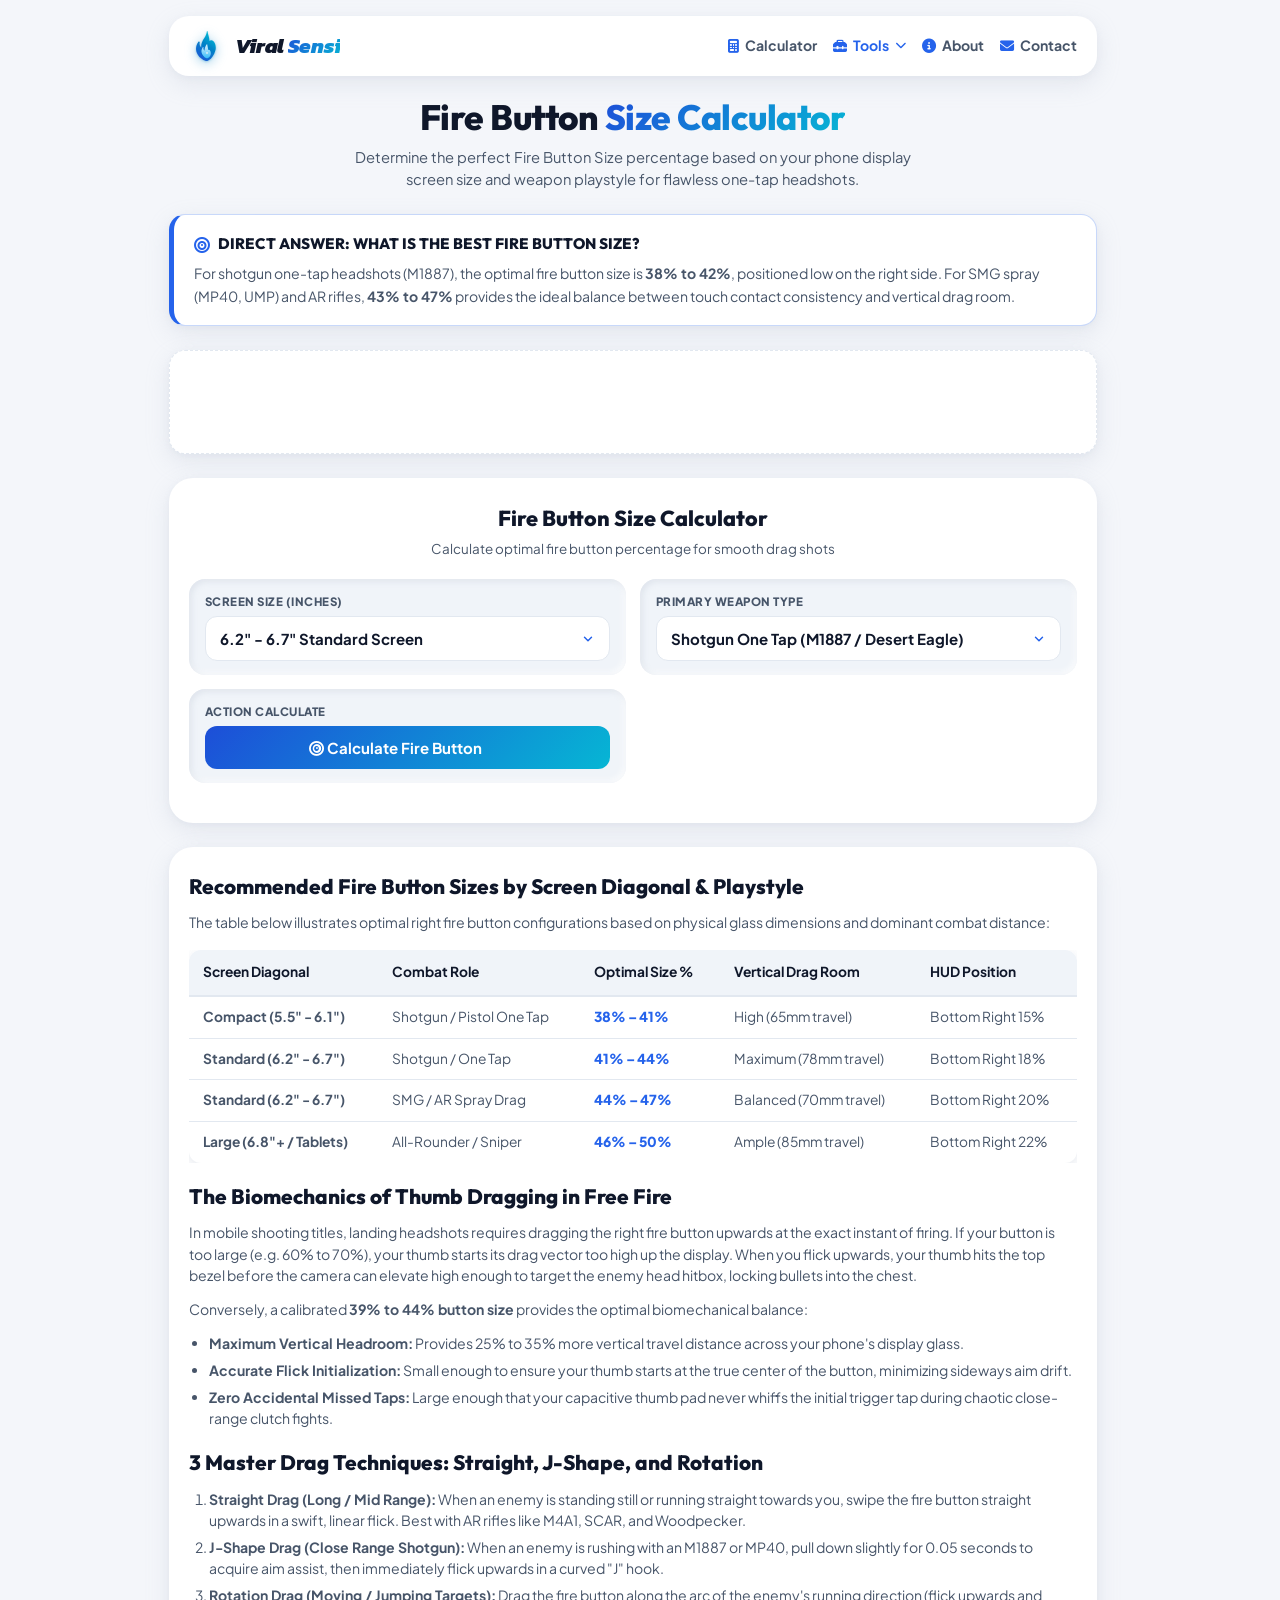
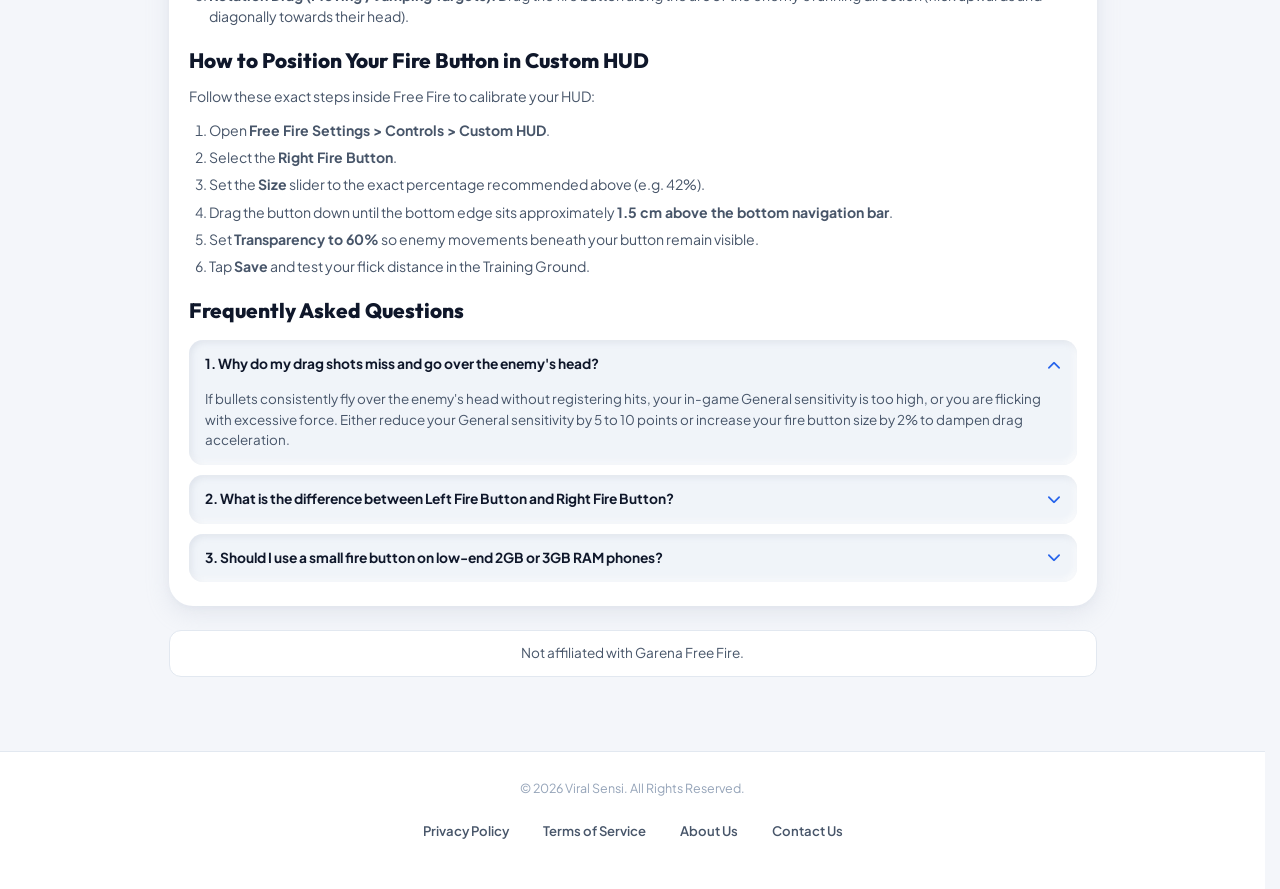
<file: fire-button-calculator.html>
<!DOCTYPE html>
<html lang="en">

<head>
    <meta charset="UTF-8">
    <meta name="viewport" content="width=device-width, initial-scale=1.0, maximum-scale=1.0, user-scalable=no">

    <!-- SEO Title & Meta Tags -->
    <title>Best Free Fire Fire Button Size & Position for One Tap Headshot | Viral Sensi</title>
    <meta name="description"
        content="Calculate the best Free Fire fire button size and custom HUD placement for one-tap headshots and drag shots across all phone screen sizes and weapon types.">
    <meta name="keywords"
        content="best free fire fire button size, fire button size for auto headshot, one tap fire button size, fire button position free fire, ff fire button size 2026, viral sensi fire button">
    <meta name="author" content="Viral Sensi">
    <meta name="robots" content="index, follow">
    <link rel="canonical" href="https://viralsensi.takiff.online/fire-button-calculator">

    <!-- OpenGraph Social Metadata -->
    <meta property="og:type" content="website">
    <meta property="og:site_name" content="Viral Sensi">
    <meta property="og:title" content="Best Free Fire Fire Button Size & Position for One Tap Headshot">
    <meta property="og:description" content="Calculate optimal right fire button size percentage and Custom HUD position for one-tap headshots based on screen diagonal and weapon playstyle.">
    <meta property="og:url" content="https://viralsensi.takiff.online/fire-button-calculator">
    <meta property="og:image" content="https://viralsensi.takiff.online/logo.svg">

    <!-- Twitter Card Metadata -->
    <meta name="twitter:card" content="summary_large_image">
    <meta name="twitter:title" content="Free Fire Best Fire Button Size & Position Calculator 2026">
    <meta name="twitter:description" content="Calculate optimal right fire button size percentage and Custom HUD position for one-tap headshots in Free Fire.">
    <meta name="twitter:image" content="https://viralsensi.takiff.online/logo.svg">

    <!-- Favicon -->
    <link rel="icon" type="image/svg+xml" href="favicon.svg">
    <link rel="manifest" href="/manifest.json">
    <meta name="theme-color" content="#f4f6fa">

    <!-- Fonts & Icons -->
    <link rel="stylesheet" href="https://cdnjs.cloudflare.com/ajax/libs/font-awesome/6.5.1/css/all.min.css">
    <link href="https://fonts.googleapis.com/css2?family=Kanit:ital,wght@0,700;0,800;0,900;1,700;1,800;1,900&family=Outfit:wght@600;700;800;900&family=Plus+Jakarta+Sans:wght@500;600;700;800&display=swap" rel="stylesheet">
    <link rel="stylesheet" href="css/style.css">

    <!-- Google Analytics -->
    <script async src="https://www.googletagmanager.com/gtag/js?id=G-5016SZV6RD"></script>
    <script>
        window.dataLayer = window.dataLayer || [];
        function gtag() { dataLayer.push(arguments); }
        gtag('js', new Date());
        gtag('config', 'G-5016SZV6RD');
    </script>

    <!-- Google AdSense -->
    <script async src="https://pagead2.googlesyndication.com/pagead/js/adsbygoogle.js?client=ca-pub-8427485526135631"
        crossorigin="anonymous"></script>

    <!-- WebApplication Schema -->
    <script type="application/ld+json">
    {
      "@context": "https://schema.org",
      "@type": "WebApplication",
      "name": "Fire Button Size Calculator - Viral Sensi",
      "url": "https://viralsensi.takiff.online/fire-button-calculator.html",
      "operatingSystem": "Android, iOS",
      "applicationCategory": "GameApplication",
      "offers": {
        "@type": "Offer",
        "price": "0",
        "priceCurrency": "USD"
      },
      "description": "Interactive Free Fire fire button size and Custom HUD position calculator tailored to display diagonal and weapon class.",
      "aggregateRating": {
        "@type": "AggregateRating",
        "ratingValue": "4.9",
        "ratingCount": "28900"
      }
    }
    </script>

    <!-- BreadcrumbList Schema -->
    <script type="application/ld+json">
    {
      "@context": "https://schema.org",
      "@type": "BreadcrumbList",
      "itemListElement": [
        {
          "@type": "ListItem",
          "position": 1,
          "name": "Home",
          "item": "https://viralsensi.takiff.online/"
        },
        {
          "@type": "ListItem",
          "position": 2,
          "name": "Tools",
          "item": "https://viralsensi.takiff.online/#tools"
        },
        {
          "@type": "ListItem",
          "position": 3,
          "name": "Fire Button Calculator",
          "item": "https://viralsensi.takiff.online/fire-button-calculator.html"
        }
      ]
    }
    </script>

    <!-- FAQPage Schema (AEO Optimized) -->
    <script type="application/ld+json">
    {
      "@context": "https://schema.org",
      "@type": "FAQPage",
      "mainEntity": [
        {
          "@type": "Question",
          "name": "What is the best fire button size for one-tap headshots in Free Fire?",
          "acceptedAnswer": {
            "@type": "Answer",
            "text": "For one-tap headshots with shotguns (M1887, Charge Buster) and pistols (Desert Eagle, M500), the optimal fire button size is between 38% and 42%. A smaller button creates more vertical surface area above the thumb, allowing full drag distance without hitting the screen bezel."
          }
        },
        {
          "@type": "Question",
          "name": "Where should the fire button be positioned on the screen?",
          "acceptedAnswer": {
            "@type": "Answer",
            "text": "Place the right fire button in the lower-third quadrant of your screen, approximately 15% to 20% above the bottom edge and 15% inward from the right bezel. This matches your thumb's natural arc of motion and gives maximum vertical flick clearance."
          }
        },
        {
          "@type": "Question",
          "name": "What happens if your fire button size is too large (60%+)?",
          "acceptedAnswer": {
            "@type": "Answer",
            "text": "If the fire button is larger than 55%, your thumb starts dragging from a higher position on the screen, running out of physical display room before the crosshair reaches enemy head height. This causes drag shots to lock onto the enemy's chest."
          }
        },
        {
          "@type": "Question",
          "name": "What fire button size do Free Fire esports pros use?",
          "acceptedAnswer": {
            "@type": "Answer",
            "text": "Professional tournament players generally use a fire button size between 40% and 46%, with transparency set around 50% to 70% for maximum battlefield visibility."
          }
        }
      ]
    }
    </script>
</head>

<body>

    <!-- Header Navbar -->
    <div class="header-wrapper">
        <nav class="navbar">
            <a href="index.html" class="brand">
                <img src="logo.svg" alt="Viral Sensi Logo" class="brand-logo" width="36" height="36">
                <span class="brand-title">Viral <span class="brand-accent">Sensi</span></span>
            </a>

            <!-- Desktop Nav Menu -->
            <ul class="nav-menu desktop-only">
                <li><a href="index.html"><i class="fa-solid fa-calculator"></i> Calculator</a></li>
                <li class="dropdown-menu-item">
                    <a class="dropdown-trigger active"><i class="fa-solid fa-toolbox"></i> Tools <i class="fa-solid fa-chevron-down" style="font-size: 0.7rem;"></i></a>
                    <div class="dropdown-popover">
                        <a href="index.html"><i class="fa-solid fa-sliders"></i> Sensi Calculator</a>
                        <a href="dpi-calculator.html"><i class="fa-solid fa-microchip"></i> DPI Multiplier Tool</a>
                        <a href="fire-button-calculator.html"><i class="fa-solid fa-bullseye"></i> Fire Button Size Tool</a>
                        <a href="drag-speed-trainer.html"><i class="fa-solid fa-crosshairs"></i> Drag Speed Trainer</a>
                    </div>
                </li>
                <li><a href="about.html"><i class="fa-solid fa-circle-info"></i> About</a></li>
                <li><a href="contact.html"><i class="fa-solid fa-envelope"></i> Contact</a></li>
            </ul>

            <!-- Mobile Hamburger Toggle Button -->
            <button type="button" class="mobile-menu-btn mobile-hamburger-btn" id="mobileMenuBtn" aria-label="Open Menu">
                <i class="fa-solid fa-bars"></i>
            </button>
        </nav>

        <!-- Mobile Overlay & Drawer -->
        <div class="mobile-overlay" id="mobileOverlay"></div>
        <div class="mobile-drawer" id="mobileDrawer">
            <div class="mobile-drawer-head">
                <span class="mobile-drawer-title">
                    <img src="logo.svg" alt="Viral Sensi Logo" class="brand-logo" width="28" height="28">
                    Viral <span class="brand-accent">Sensi</span>
                </span>
                <button type="button" class="mobile-drawer-close close-drawer-btn" id="closeDrawerBtn" aria-label="Close Menu">
                    <i class="fa-solid fa-xmark"></i>
                </button>
            </div>
            <div class="mobile-drawer-body mobile-drawer-links">
                <a href="index.html" class="drawer-link"><i class="fa-solid fa-sliders"></i> Sensi Calculator</a>
                <a href="dpi-calculator.html" class="drawer-link"><i class="fa-solid fa-microchip"></i> DPI Multiplier Tool</a>
                <a href="fire-button-calculator.html" class="drawer-link active"><i class="fa-solid fa-bullseye"></i> Fire Button Size Tool</a>
                <a href="drag-speed-trainer.html" class="drawer-link"><i class="fa-solid fa-crosshairs"></i> Drag Speed Trainer</a>
                <div class="drawer-divider"></div>
                <a href="about.html" class="drawer-link"><i class="fa-solid fa-circle-info"></i> About Us</a>
                <a href="contact.html" class="drawer-link"><i class="fa-solid fa-envelope"></i> Contact Us</a>
            </div>
        </div>
    </div>

    <!-- Main Container -->
    <main class="container">

        <header class="hero">
            <h1 class="hero-title">
                Fire Button <span class="text-gradient">Size Calculator</span>
            </h1>
            <p class="hero-desc">
                Determine the perfect Fire Button Size percentage based on your phone display screen size and weapon playstyle for flawless one-tap headshots.
            </p>
        </header>

        <!-- AEO Quick Answer / Direct Answer Box -->
        <div style="background: #ffffff; border: 1px solid rgba(37, 99, 235, 0.25); border-left: 5px solid var(--accent); border-radius: 16px; padding: 18px 20px; margin-bottom: 24px; box-shadow: var(--shadow-soft);">
            <div style="display: flex; align-items: center; gap: 8px; margin-bottom: 6px;">
                <i class="fa-solid fa-bullseye" style="color: var(--accent);"></i>
                <span style="font-family: var(--font-heading); font-weight: 800; font-size: 0.95rem; color: var(--text-primary); text-transform: uppercase;">Direct Answer: What is the Best Fire Button Size?</span>
            </div>
            <p style="font-size: 0.88rem; line-height: 1.6; color: var(--text-secondary); margin: 0;">
                For shotgun one-tap headshots (M1887), the optimal fire button size is <strong>38% to 42%</strong>, positioned low on the right side. For SMG spray (MP40, UMP) and AR rifles, <strong>43% to 47%</strong> provides the ideal balance between touch contact consistency and vertical drag room.
            </p>
        </div>

        <!-- Ad Banner Container -->
        <div class="ad-slot">
            <ins class="adsbygoogle"
                 style="display:block; width:100%; height:90px;"
                 data-ad-client="ca-pub-8427485526135631"
                 data-ad-slot="auto"
                 data-ad-format="auto"
                 data-full-width-responsive="true"></ins>
            <script>
                 (adsbygoogle = window.adsbygoogle || []).push({});
            </script>
        </div>

        <!-- Tool: Fire Button Calculator -->
        <section class="dial-interactive-wrapper">
            <div class="dial-header">
                <h2>Fire Button Size Calculator</h2>
                <p>Calculate optimal fire button percentage for smooth drag shots</p>
            </div>

            <div class="selector-cards-grid">
                <div class="selector-card">
                    <label>SCREEN SIZE (INCHES)</label>
                    <select id="screenSizeInput" class="clean-select">
                        <option value="compact">5.5" - 6.1" Compact Screen</option>
                        <option value="standard" selected>6.2" - 6.7" Standard Screen</option>
                        <option value="large">6.8"+ Large Gaming Screen</option>
                    </select>
                </div>

                <div class="selector-card">
                    <label>PRIMARY WEAPON TYPE</label>
                    <select id="weaponTypeInput" class="clean-select">
                        <option value="drag">AR Rifles (M4A1 / AK47 Drag)</option>
                        <option value="shotgun" selected>Shotgun One Tap (M1887 / Desert Eagle)</option>
                        <option value="smg">SMG Close Range Spray (MP40 / UMP)</option>
                    </select>
                </div>

                <div class="selector-card">
                    <label>ACTION CALCULATE</label>
                    <button type="button" id="calcFireBtn" class="clean-select" style="background: var(--accent-gradient); color: #ffffff; text-align: center; border: none; cursor: pointer;">
                        <i class="fa-solid fa-bullseye"></i> Calculate Fire Button
                    </button>
                </div>
            </div>

            <div id="fireOutputBox" style="display: none; background: #eff6ff; border-radius: 18px; padding: 24px; text-align: center; border: 1px solid rgba(37, 99, 235, 0.2); margin-top: 18px;">
                <span style="font-size: 0.8rem; font-weight: 800; color: var(--text-muted); text-transform: uppercase;">Recommended Fire Button Size</span>
                <div id="fireResultVal" style="font-family: var(--font-heading); font-size: 2.4rem; font-weight: 900; color: var(--accent); margin: 6px 0;">41%</div>
                <p style="font-size: 0.82rem; color: var(--text-secondary); margin: 0;">Adjust in <em>Free Fire Settings &gt; Controls &gt; Custom HUD</em>.</p>
            </div>
        </section>

        <!-- GEO Comprehensive Comparison Table -->
        <article class="seo-panel" style="margin-top: 24px;">
            <h2>Recommended Fire Button Sizes by Screen Diagonal & Playstyle</h2>
            <p>
                The table below illustrates optimal right fire button configurations based on physical glass dimensions and dominant combat distance:
            </p>

            <div style="overflow-x: auto; margin: 16px 0;">
                <table style="width: 100%; border-collapse: collapse; font-size: 0.86rem; text-align: left; background: var(--bg-card); border-radius: 12px; overflow: hidden; box-shadow: var(--shadow-soft);">
                    <thead>
                        <tr style="background: var(--bg-input); border-bottom: 2px solid var(--border); color: var(--text-primary);">
                            <th style="padding: 12px 14px;">Screen Diagonal</th>
                            <th style="padding: 12px 14px;">Combat Role</th>
                            <th style="padding: 12px 14px;">Optimal Size %</th>
                            <th style="padding: 12px 14px;">Vertical Drag Room</th>
                            <th style="padding: 12px 14px;">HUD Position</th>
                        </tr>
                    </thead>
                    <tbody>
                        <tr style="border-bottom: 1px solid var(--border);">
                            <td style="padding: 10px 14px; font-weight: 700;">Compact (5.5" - 6.1")</td>
                            <td style="padding: 10px 14px;">Shotgun / Pistol One Tap</td>
                            <td style="padding: 10px 14px; color: var(--accent); font-weight: 800;">38% – 41%</td>
                            <td style="padding: 10px 14px;">High (65mm travel)</td>
                            <td style="padding: 10px 14px;">Bottom Right 15%</td>
                        </tr>
                        <tr style="border-bottom: 1px solid var(--border);">
                            <td style="padding: 10px 14px; font-weight: 700;">Standard (6.2" - 6.7")</td>
                            <td style="padding: 10px 14px;">Shotgun / One Tap</td>
                            <td style="padding: 10px 14px; color: var(--accent); font-weight: 800;">41% – 44%</td>
                            <td style="padding: 10px 14px;">Maximum (78mm travel)</td>
                            <td style="padding: 10px 14px;">Bottom Right 18%</td>
                        </tr>
                        <tr style="border-bottom: 1px solid var(--border);">
                            <td style="padding: 10px 14px; font-weight: 700;">Standard (6.2" - 6.7")</td>
                            <td style="padding: 10px 14px;">SMG / AR Spray Drag</td>
                            <td style="padding: 10px 14px; color: var(--accent); font-weight: 800;">44% – 47%</td>
                            <td style="padding: 10px 14px;">Balanced (70mm travel)</td>
                            <td style="padding: 10px 14px;">Bottom Right 20%</td>
                        </tr>
                        <tr>
                            <td style="padding: 10px 14px; font-weight: 700;">Large (6.8"+ / Tablets)</td>
                            <td style="padding: 10px 14px;">All-Rounder / Sniper</td>
                            <td style="padding: 10px 14px; color: var(--accent); font-weight: 800;">46% – 50%</td>
                            <td style="padding: 10px 14px;">Ample (85mm travel)</td>
                            <td style="padding: 10px 14px;">Bottom Right 22%</td>
                        </tr>
                    </tbody>
                </table>
            </div>

            <h2>The Biomechanics of Thumb Dragging in Free Fire</h2>
            <p>
                In mobile shooting titles, landing headshots requires dragging the right fire button upwards at the exact instant of firing. If your button is too large (e.g. 60% to 70%), your thumb starts its drag vector too high up the display. When you flick upwards, your thumb hits the top bezel before the camera can elevate high enough to target the enemy head hitbox, locking bullets into the chest.
            </p>
            <p>
                Conversely, a calibrated <strong>39% to 44% button size</strong> provides the optimal biomechanical balance:
            </p>
            <ul>
                <li><strong>Maximum Vertical Headroom:</strong> Provides 25% to 35% more vertical travel distance across your phone's display glass.</li>
                <li><strong>Accurate Flick Initialization:</strong> Small enough to ensure your thumb starts at the true center of the button, minimizing sideways aim drift.</li>
                <li><strong>Zero Accidental Missed Taps:</strong> Large enough that your capacitive thumb pad never whiffs the initial trigger tap during chaotic close-range clutch fights.</li>
            </ul>

            <h2>3 Master Drag Techniques: Straight, J-Shape, and Rotation</h2>
            <ol style="margin-left: 20px; line-height: 1.8; color: var(--text-secondary);">
                <li><strong>Straight Drag (Long / Mid Range):</strong> When an enemy is standing still or running straight towards you, swipe the fire button straight upwards in a swift, linear flick. Best with AR rifles like M4A1, SCAR, and Woodpecker.</li>
                <li><strong>J-Shape Drag (Close Range Shotgun):</strong> When an enemy is rushing with an M1887 or MP40, pull down slightly for 0.05 seconds to acquire aim assist, then immediately flick upwards in a curved "J" hook.</li>
                <li><strong>Rotation Drag (Moving / Jumping Targets):</strong> Drag the fire button along the arc of the enemy's running direction (flick upwards and diagonally towards their head).</li>
            </ol>

            <h2>How to Position Your Fire Button in Custom HUD</h2>
            <p>
                Follow these exact steps inside Free Fire to calibrate your HUD:
            </p>
            <ol style="margin-left: 20px; line-height: 1.8; color: var(--text-secondary);">
                <li>Open <strong>Free Fire Settings &gt; Controls &gt; Custom HUD</strong>.</li>
                <li>Select the <strong>Right Fire Button</strong>.</li>
                <li>Set the <strong>Size</strong> slider to the exact percentage recommended above (e.g. 42%).</li>
                <li>Drag the button down until the bottom edge sits approximately <strong>1.5 cm above the bottom navigation bar</strong>.</li>
                <li>Set <strong>Transparency to 60%</strong> so enemy movements beneath your button remain visible.</li>
                <li>Tap <strong>Save</strong> and test your flick distance in the Training Ground.</li>
            </ol>
            <h2 id="faq">Frequently Asked Questions</h2>
            <div class="faq-list">
                <div class="faq-item active">
                    <div class="faq-header">
                        <span>1. Why do my drag shots miss and go over the enemy's head?</span>
                        <i class="fa-solid fa-chevron-down"></i>
                    </div>
                    <div class="faq-body">
                        If bullets consistently fly over the enemy's head without registering hits, your in-game General sensitivity is too high, or you are flicking with excessive force. Either reduce your General sensitivity by 5 to 10 points or increase your fire button size by 2% to dampen drag acceleration.
                    </div>
                </div>

                <div class="faq-item">
                    <div class="faq-header">
                        <span>2. What is the difference between Left Fire Button and Right Fire Button?</span>
                        <i class="fa-solid fa-chevron-down"></i>
                    </div>
                    <div class="faq-body">
                        The <strong>Right Fire Button</strong> controls camera rotation and drag shot aim vectors while firing. The <strong>Left Fire Button</strong> is fixed and static—it only discharges weapons without moving the camera, making it ideal for 3-finger / 4-finger claw players who aim with the right thumb and shoot with their left index finger.
                    </div>
                </div>

                <div class="faq-item">
                    <div class="faq-header">
                        <span>3. Should I use a small fire button on low-end 2GB or 3GB RAM phones?</span>
                        <i class="fa-solid fa-chevron-down"></i>
                    </div>
                    <div class="faq-body">
                        Yes. Budget devices often have lower touch sampling rates (60Hz to 120Hz). A smaller fire button (around 40%) forces your thumb to start lower down the screen, providing the extra physical drag distance needed to compensate for touchscreen latency.
                    </div>
                </div>
            </div>
        </article>

        <!-- Disclaimer -->
        <div style="background: #ffffff; border: 1px solid var(--border); border-radius: 12px; padding: 12px 16px; margin-bottom: 24px; font-size: 0.85rem; color: var(--text-secondary); text-align: center;">
            Not affiliated with Garena Free Fire.
        </div>

    </main>

    <!-- Footer with Enhanced Clickable Tap Targets -->
    <footer class="footer-bar">
        <span class="footer-copy">&copy; 2026 Viral Sensi. All Rights Reserved.</span>
        <a href="privacy-policy.html">Privacy Policy</a>
        <a href="terms.html">Terms of Service</a>
        <a href="about.html">About Us</a>
        <a href="contact.html">Contact Us</a>
    </footer>

    <script src="js/app.js"></script>
</body>

</html>
</file>
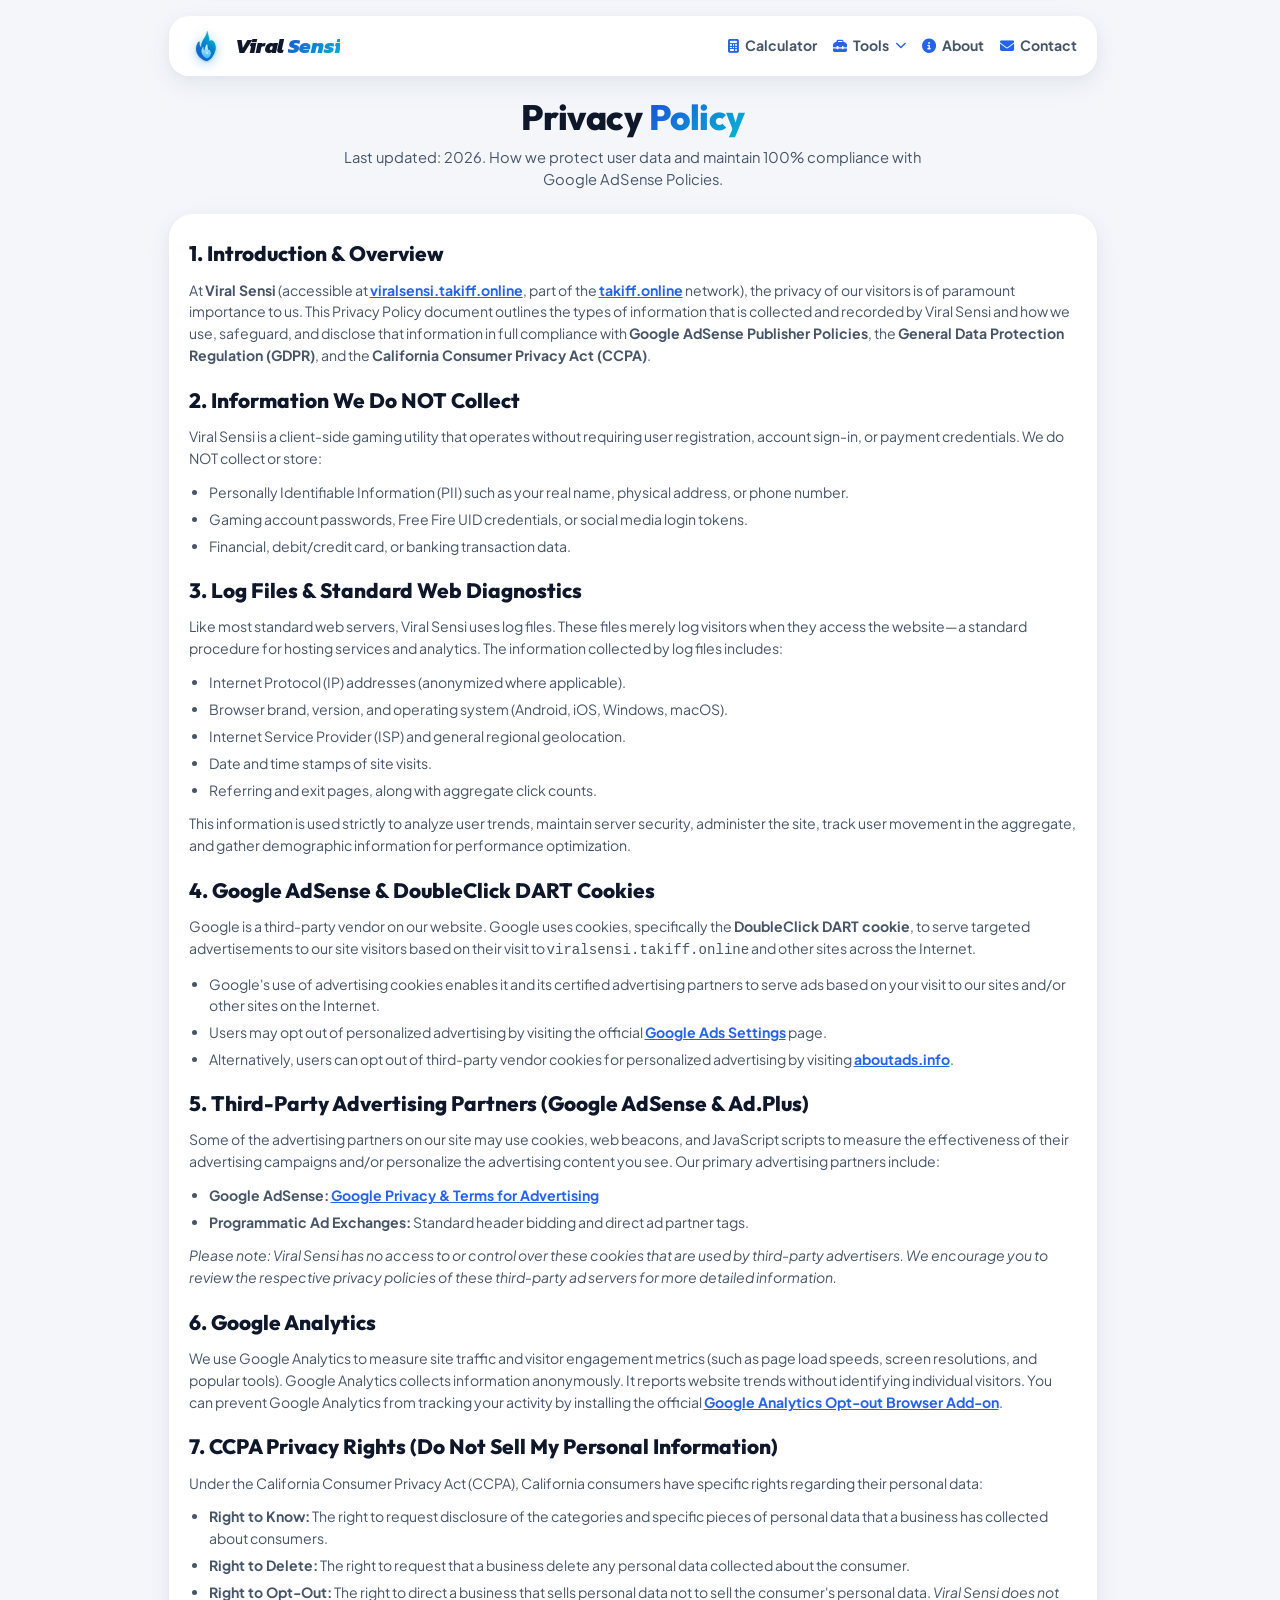
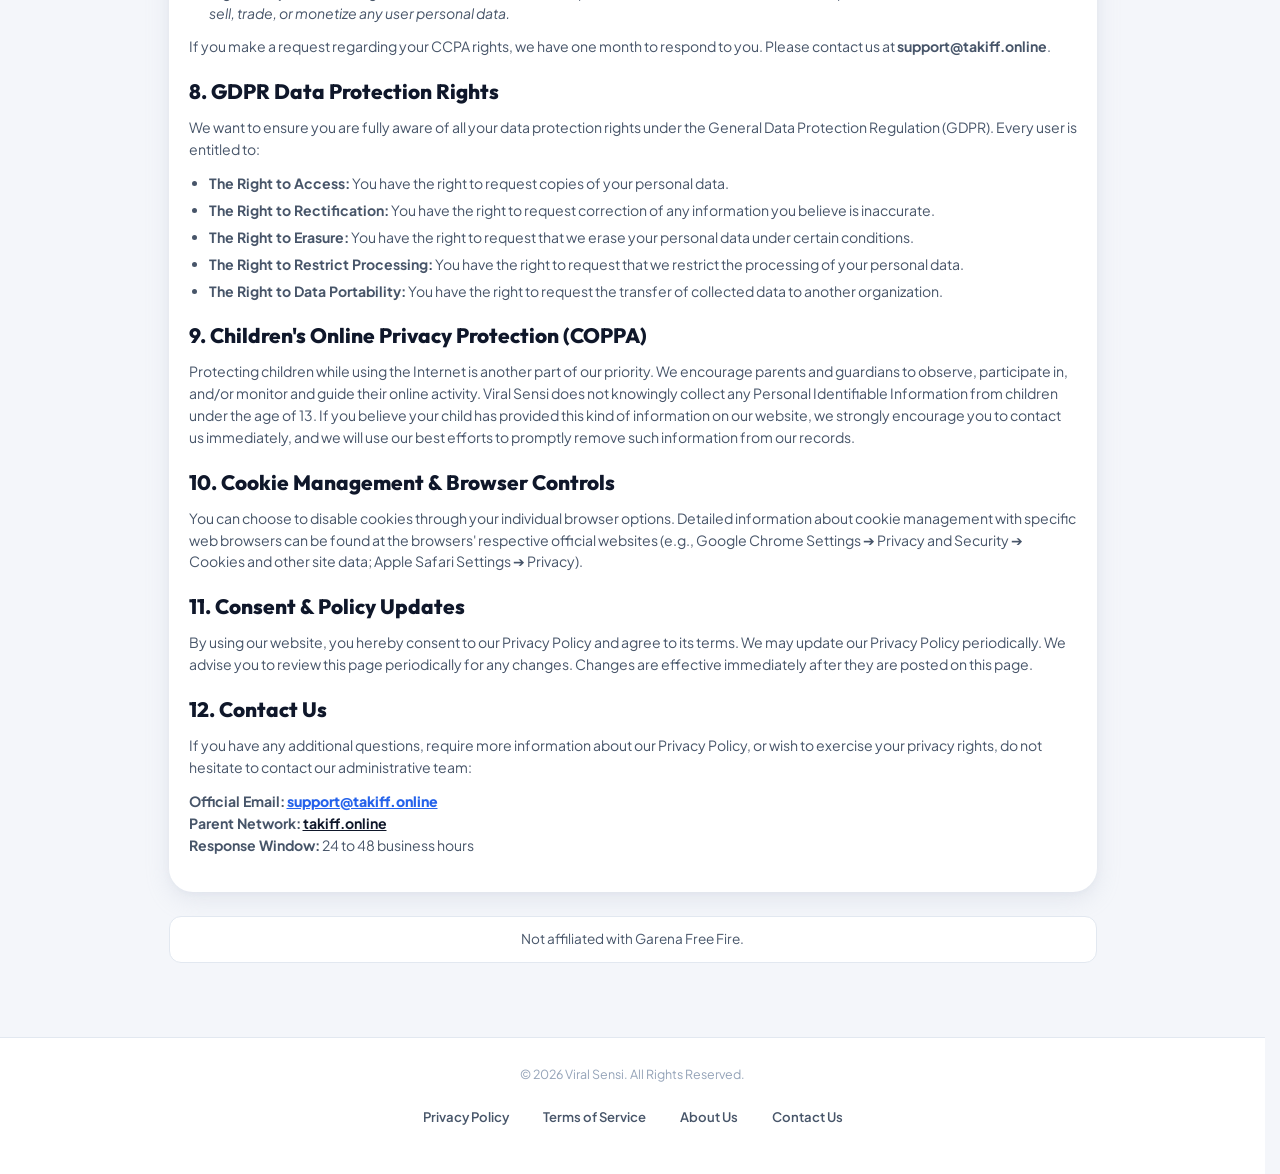
<file: privacy-policy.html>
<!DOCTYPE html>
<html lang="en">

<head>
    <meta charset="UTF-8">
    <meta name="viewport" content="width=device-width, initial-scale=1.0, maximum-scale=1.0, user-scalable=no">

    <title>Privacy Policy - Viral Sensi</title>
    <meta name="description" content="Privacy Policy for Viral Sensi sensitivity settings web utility.">
    <meta name="robots" content="index, follow">
    <link rel="canonical" href="https://viralsensi.takiff.online/privacy-policy">

    <link rel="icon" type="image/svg+xml" href="favicon.svg">
    <link rel="stylesheet" href="https://cdnjs.cloudflare.com/ajax/libs/font-awesome/6.5.1/css/all.min.css">
    <link href="https://fonts.googleapis.com/css2?family=Kanit:ital,wght@0,700;0,800;0,900;1,700;1,800;1,900&family=Outfit:wght@600;700;800;900&family=Plus+Jakarta+Sans:wght@500;600;700;800&display=swap" rel="stylesheet">
    <link rel="stylesheet" href="css/style.css">

    <!-- Google Analytics -->
    <script async src="https://www.googletagmanager.com/gtag/js?id=G-5016SZV6RD"></script>
    <script>
        window.dataLayer = window.dataLayer || [];
        function gtag() { dataLayer.push(arguments); }
        gtag('js', new Date());
        gtag('config', 'G-5016SZV6RD');
    </script>

    <!-- Google AdSense Auto Ads Code -->
    <script async src="https://pagead2.googlesyndication.com/pagead/js/adsbygoogle.js?client=ca-pub-8427485526135631"
        crossorigin="anonymous"></script>
</head>

<body>

    <!-- Header Navbar -->
    <div class="header-wrapper">
        <nav class="navbar">
            <a href="index.html" class="brand">
                <img src="logo.svg" alt="Viral Sensi Logo" class="brand-logo" width="36" height="36">
                <span class="brand-title">Viral <span class="brand-accent">Sensi</span></span>
            </a>

            <!-- Desktop Nav Menu -->
            <ul class="nav-menu desktop-only">
                <li><a href="index.html"><i class="fa-solid fa-calculator"></i> Calculator</a></li>
                <li class="dropdown-menu-item">
                    <a class="dropdown-trigger"><i class="fa-solid fa-toolbox"></i> Tools <i class="fa-solid fa-chevron-down" style="font-size: 0.7rem;"></i></a>
                    <div class="dropdown-popover">
                        <a href="index.html"><i class="fa-solid fa-sliders"></i> Sensi Calculator</a>
                        <a href="dpi-calculator.html"><i class="fa-solid fa-microchip"></i> DPI Multiplier Tool</a>
                        <a href="fire-button-calculator.html"><i class="fa-solid fa-bullseye"></i> Fire Button Size Tool</a>
                        <a href="drag-speed-trainer.html"><i class="fa-solid fa-crosshairs"></i> Drag Speed Trainer</a>
                    </div>
                </li>
                <li><a href="about.html"><i class="fa-solid fa-circle-info"></i> About</a></li>
                <li><a href="contact.html"><i class="fa-solid fa-envelope"></i> Contact</a></li>
            </ul>

            <!-- Mobile Hamburger Toggle Button -->
            <button type="button" class="mobile-menu-btn mobile-hamburger-btn" id="mobileMenuBtn" aria-label="Open Menu">
                <i class="fa-solid fa-bars"></i>
            </button>
        </nav>

        <!-- Mobile Overlay & Drawer -->
        <div class="mobile-overlay" id="mobileOverlay"></div>
        <div class="mobile-drawer" id="mobileDrawer">
            <div class="mobile-drawer-head">
                <span class="mobile-drawer-title">
                    <img src="logo.svg" alt="Viral Sensi Logo" class="brand-logo" width="28" height="28">
                    Viral <span class="brand-accent">Sensi</span>
                </span>
                <button type="button" class="mobile-drawer-close close-drawer-btn" id="closeDrawerBtn" aria-label="Close Menu">
                    <i class="fa-solid fa-xmark"></i>
                </button>
            </div>
            <div class="mobile-drawer-body mobile-drawer-links">
                <a href="index.html" class="drawer-link"><i class="fa-solid fa-sliders"></i> Sensi Calculator</a>
                <a href="dpi-calculator.html" class="drawer-link"><i class="fa-solid fa-microchip"></i> DPI Multiplier Tool</a>
                <a href="fire-button-calculator.html" class="drawer-link"><i class="fa-solid fa-bullseye"></i> Fire Button Size Tool</a>
                <a href="drag-speed-trainer.html" class="drawer-link"><i class="fa-solid fa-crosshairs"></i> Drag Speed Trainer</a>
                <div class="drawer-divider"></div>
                <a href="about.html" class="drawer-link"><i class="fa-solid fa-circle-info"></i> About Us</a>
                <a href="contact.html" class="drawer-link"><i class="fa-solid fa-envelope"></i> Contact Us</a>
            </div>
        </div>
    </div>

    <!-- Main Container -->
    <main class="container">

        <header class="hero">
            <h1 class="hero-title">
                Privacy <span class="text-gradient">Policy</span>
            </h1>
            <p class="hero-desc">
                Last updated: 2026. How we protect user data and maintain 100% compliance with Google AdSense Policies.
            </p>
        </header>

        <article class="seo-panel">
            <h2>1. Introduction & Overview</h2>
            <p>
                At <strong>Viral Sensi</strong> (accessible at <a href="https://viralsensi.takiff.online/" style="color: var(--accent); font-weight: 700;">viralsensi.takiff.online</a>, part of the <a href="https://takiff.online/" style="color: var(--accent); font-weight: 700;">takiff.online</a> network), the privacy of our visitors is of paramount importance to us. This Privacy Policy document outlines the types of information that is collected and recorded by Viral Sensi and how we use, safeguard, and disclose that information in full compliance with <strong>Google AdSense Publisher Policies</strong>, the <strong>General Data Protection Regulation (GDPR)</strong>, and the <strong>California Consumer Privacy Act (CCPA)</strong>.
            </p>

            <h2>2. Information We Do NOT Collect</h2>
            <p>
                Viral Sensi is a client-side gaming utility that operates without requiring user registration, account sign-in, or payment credentials. We do NOT collect or store:
            </p>
            <ul>
                <li>Personally Identifiable Information (PII) such as your real name, physical address, or phone number.</li>
                <li>Gaming account passwords, Free Fire UID credentials, or social media login tokens.</li>
                <li>Financial, debit/credit card, or banking transaction data.</li>
            </ul>

            <h2>3. Log Files & Standard Web Diagnostics</h2>
            <p>
                Like most standard web servers, Viral Sensi uses log files. These files merely log visitors when they access the website—a standard procedure for hosting services and analytics. The information collected by log files includes:
            </p>
            <ul>
                <li>Internet Protocol (IP) addresses (anonymized where applicable).</li>
                <li>Browser brand, version, and operating system (Android, iOS, Windows, macOS).</li>
                <li>Internet Service Provider (ISP) and general regional geolocation.</li>
                <li>Date and time stamps of site visits.</li>
                <li>Referring and exit pages, along with aggregate click counts.</li>
            </ul>
            <p>
                This information is used strictly to analyze user trends, maintain server security, administer the site, track user movement in the aggregate, and gather demographic information for performance optimization.
            </p>

            <h2>4. Google AdSense & DoubleClick DART Cookies</h2>
            <p>
                Google is a third-party vendor on our website. Google uses cookies, specifically the <strong>DoubleClick DART cookie</strong>, to serve targeted advertisements to our site visitors based on their visit to <code>viralsensi.takiff.online</code> and other sites across the Internet.
            </p>
            <ul>
                <li>Google's use of advertising cookies enables it and its certified advertising partners to serve ads based on your visit to our sites and/or other sites on the Internet.</li>
                <li>Users may opt out of personalized advertising by visiting the official <a href="https://adssettings.google.com/" target="_blank" rel="noopener noreferrer" style="color: var(--accent); font-weight: 700;">Google Ads Settings</a> page.</li>
                <li>Alternatively, users can opt out of third-party vendor cookies for personalized advertising by visiting <a href="https://www.aboutads.info/choices/" target="_blank" rel="noopener noreferrer" style="color: var(--accent); font-weight: 700;">aboutads.info</a>.</li>
            </ul>

            <h2>5. Third-Party Advertising Partners (Google AdSense & Ad.Plus)</h2>
            <p>
                Some of the advertising partners on our site may use cookies, web beacons, and JavaScript scripts to measure the effectiveness of their advertising campaigns and/or personalize the advertising content you see. Our primary advertising partners include:
            </p>
            <ul>
                <li><strong>Google AdSense:</strong> <a href="https://policies.google.com/technologies/ads" target="_blank" rel="noopener noreferrer" style="color: var(--accent); font-weight: 700;">Google Privacy & Terms for Advertising</a></li>
                <li><strong>Programmatic Ad Exchanges:</strong> Standard header bidding and direct ad partner tags.</li>
            </ul>
            <p>
                <em>Please note: Viral Sensi has no access to or control over these cookies that are used by third-party advertisers. We encourage you to review the respective privacy policies of these third-party ad servers for more detailed information.</em>
            </p>

            <h2>6. Google Analytics</h2>
            <p>
                We use Google Analytics to measure site traffic and visitor engagement metrics (such as page load speeds, screen resolutions, and popular tools). Google Analytics collects information anonymously. It reports website trends without identifying individual visitors. You can prevent Google Analytics from tracking your activity by installing the official <a href="https://tools.google.com/dlpage/gaoptout" target="_blank" rel="noopener noreferrer" style="color: var(--accent); font-weight: 700;">Google Analytics Opt-out Browser Add-on</a>.
            </p>

            <h2>7. CCPA Privacy Rights (Do Not Sell My Personal Information)</h2>
            <p>
                Under the California Consumer Privacy Act (CCPA), California consumers have specific rights regarding their personal data:
            </p>
            <ul>
                <li><strong>Right to Know:</strong> The right to request disclosure of the categories and specific pieces of personal data that a business has collected about consumers.</li>
                <li><strong>Right to Delete:</strong> The right to request that a business delete any personal data collected about the consumer.</li>
                <li><strong>Right to Opt-Out:</strong> The right to direct a business that sells personal data not to sell the consumer's personal data. <em>Viral Sensi does not sell, trade, or monetize any user personal data.</em></li>
            </ul>
            <p>
                If you make a request regarding your CCPA rights, we have one month to respond to you. Please contact us at <strong>support@takiff.online</strong>.
            </p>

            <h2>8. GDPR Data Protection Rights</h2>
            <p>
                We want to ensure you are fully aware of all your data protection rights under the General Data Protection Regulation (GDPR). Every user is entitled to:
            </p>
            <ul>
                <li><strong>The Right to Access:</strong> You have the right to request copies of your personal data.</li>
                <li><strong>The Right to Rectification:</strong> You have the right to request correction of any information you believe is inaccurate.</li>
                <li><strong>The Right to Erasure:</strong> You have the right to request that we erase your personal data under certain conditions.</li>
                <li><strong>The Right to Restrict Processing:</strong> You have the right to request that we restrict the processing of your personal data.</li>
                <li><strong>The Right to Data Portability:</strong> You have the right to request the transfer of collected data to another organization.</li>
            </ul>

            <h2>9. Children's Online Privacy Protection (COPPA)</h2>
            <p>
                Protecting children while using the Internet is another part of our priority. We encourage parents and guardians to observe, participate in, and/or monitor and guide their online activity. Viral Sensi does not knowingly collect any Personal Identifiable Information from children under the age of 13. If you believe your child has provided this kind of information on our website, we strongly encourage you to contact us immediately, and we will use our best efforts to promptly remove such information from our records.
            </p>

            <h2>10. Cookie Management & Browser Controls</h2>
            <p>
                You can choose to disable cookies through your individual browser options. Detailed information about cookie management with specific web browsers can be found at the browsers' respective official websites (e.g., Google Chrome Settings ➔ Privacy and Security ➔ Cookies and other site data; Apple Safari Settings ➔ Privacy).
            </p>

            <h2>11. Consent & Policy Updates</h2>
            <p>
                By using our website, you hereby consent to our Privacy Policy and agree to its terms. We may update our Privacy Policy periodically. We advise you to review this page periodically for any changes. Changes are effective immediately after they are posted on this page.
            </p>

            <h2>12. Contact Us</h2>
            <p>
                If you have any additional questions, require more information about our Privacy Policy, or wish to exercise your privacy rights, do not hesitate to contact our administrative team:
            </p>
            <p style="margin-top: 10px;">
                <strong>Official Email:</strong> <a href="mailto:support@takiff.online" style="color: var(--accent); font-weight: 800;">support@takiff.online</a><br>
                <strong>Parent Network:</strong> <a href="https://takiff.online/" style="color: var(--text-primary); font-weight: 700;">takiff.online</a><br>
                <strong>Response Window:</strong> 24 to 48 business hours
            </p>
        </article>

        <!-- Disclaimer -->
        <div style="background: #ffffff; border: 1px solid var(--border); border-radius: 12px; padding: 12px 16px; margin-bottom: 24px; font-size: 0.85rem; color: var(--text-secondary); text-align: center;">
            Not affiliated with Garena Free Fire.
        </div>

    </main>

    <footer class="footer-bar">
        <span class="footer-copy">&copy; 2026 Viral Sensi. All Rights Reserved.</span>
        <a href="privacy-policy.html">Privacy Policy</a>
        <a href="terms.html">Terms of Service</a>
        <a href="about.html">About Us</a>
        <a href="contact.html">Contact Us</a>
    </footer>

    <script src="js/app.js"></script>
</body>

</html>
</file>
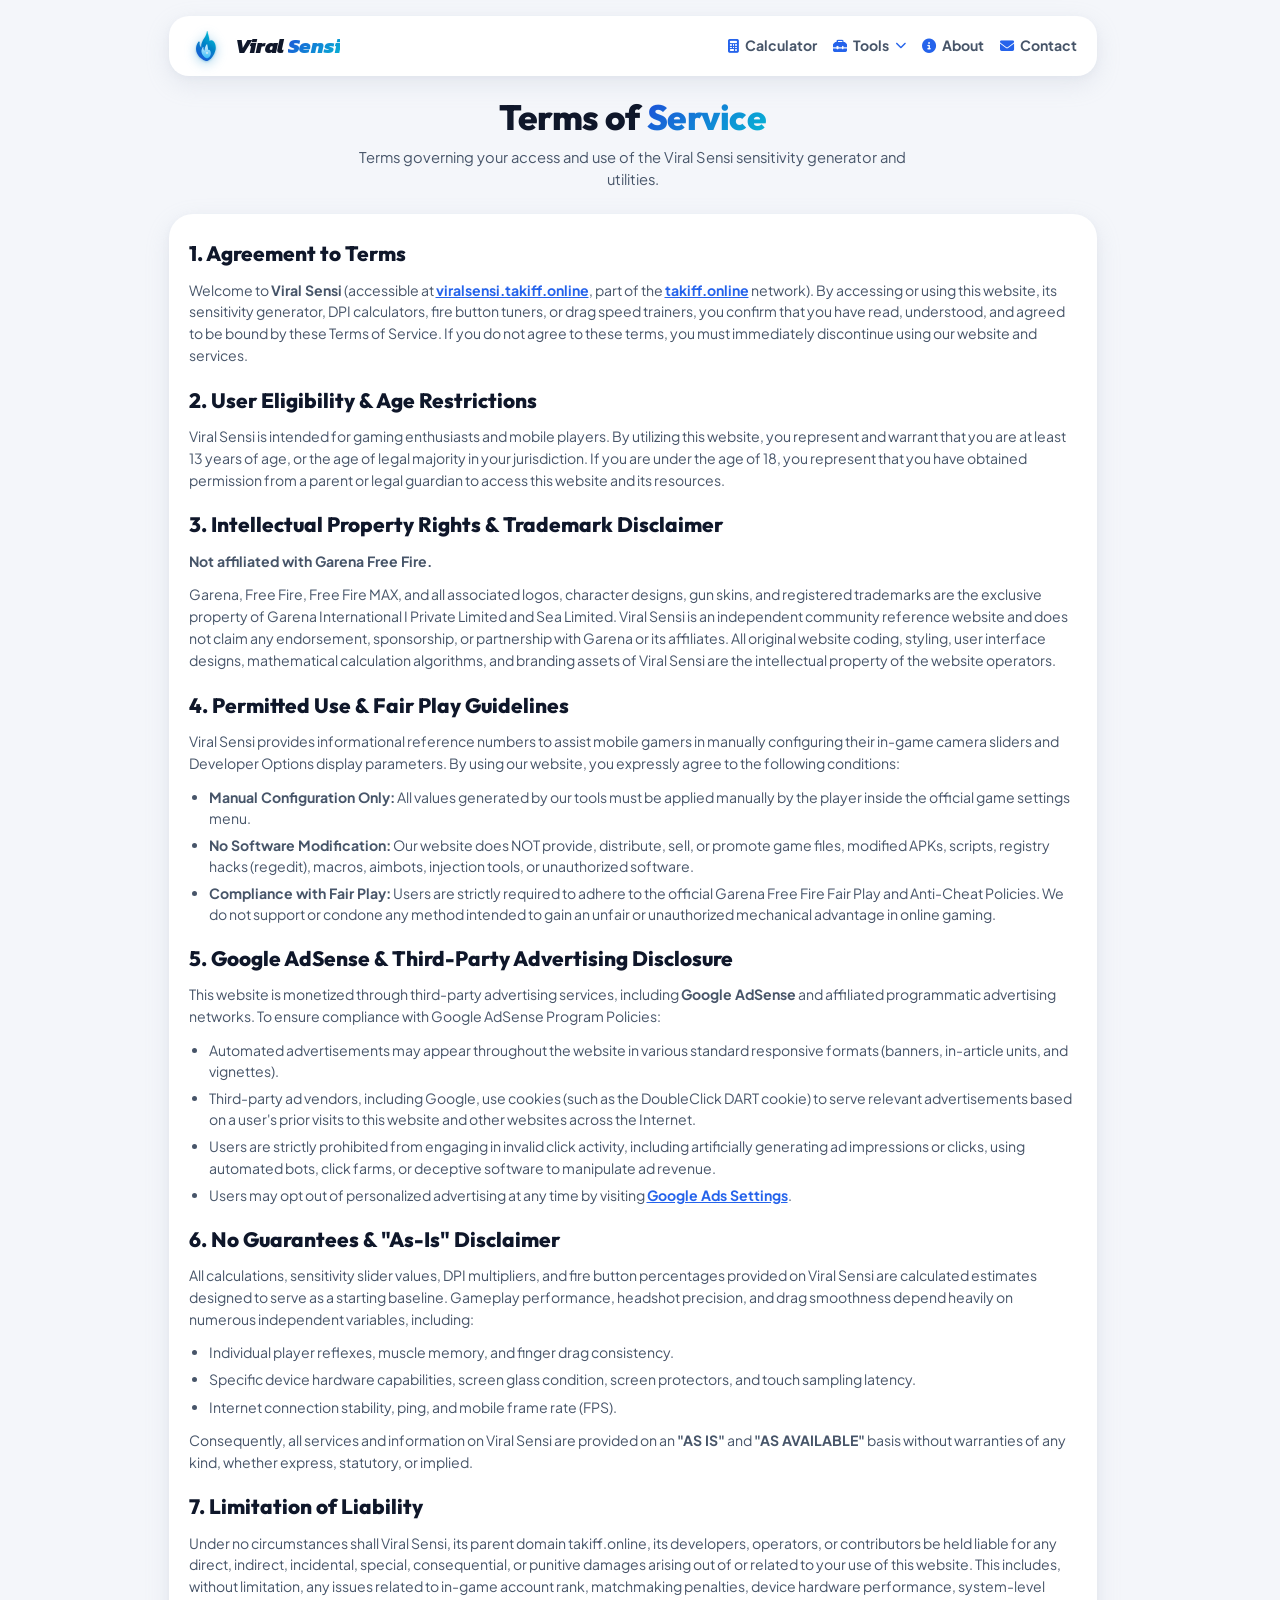
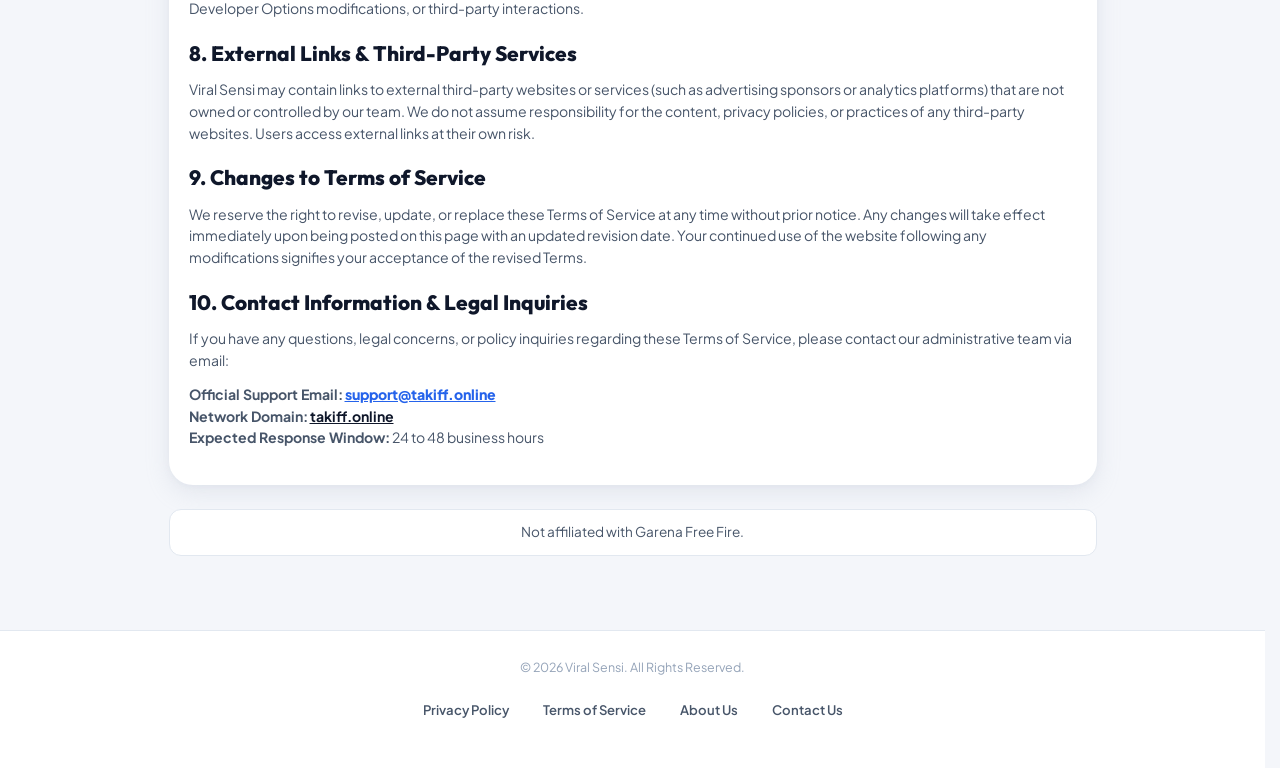
<file: terms.html>
<!DOCTYPE html>
<html lang="en">

<head>
    <meta charset="UTF-8">
    <meta name="viewport" content="width=device-width, initial-scale=1.0, maximum-scale=1.0, user-scalable=no">

    <title>Terms of Service - Viral Sensi</title>
    <meta name="description" content="Terms of Service governing the use of Viral Sensi website and tools.">
    <meta name="robots" content="index, follow">
    <link rel="canonical" href="https://viralsensi.takiff.online/terms">

    <link rel="icon" type="image/svg+xml" href="favicon.svg">
    <link rel="stylesheet" href="https://cdnjs.cloudflare.com/ajax/libs/font-awesome/6.5.1/css/all.min.css">
    <link href="https://fonts.googleapis.com/css2?family=Kanit:ital,wght@0,700;0,800;0,900;1,700;1,800;1,900&family=Outfit:wght@600;700;800;900&family=Plus+Jakarta+Sans:wght@500;600;700;800&display=swap" rel="stylesheet">
    <link rel="stylesheet" href="css/style.css">

    <!-- Google Analytics -->
    <script async src="https://www.googletagmanager.com/gtag/js?id=G-5016SZV6RD"></script>
    <script>
        window.dataLayer = window.dataLayer || [];
        function gtag() { dataLayer.push(arguments); }
        gtag('js', new Date());
        gtag('config', 'G-5016SZV6RD');
    </script>

    <!-- Google AdSense Auto Ads Code -->
    <script async src="https://pagead2.googlesyndication.com/pagead/js/adsbygoogle.js?client=ca-pub-8427485526135631"
        crossorigin="anonymous"></script>
</head>

<body>

    <!-- Header Navbar -->
    <div class="header-wrapper">
        <nav class="navbar">
            <a href="index.html" class="brand">
                <img src="logo.svg" alt="Viral Sensi Logo" class="brand-logo" width="36" height="36">
                <span class="brand-title">Viral <span class="brand-accent">Sensi</span></span>
            </a>

            <!-- Desktop Nav Menu -->
            <ul class="nav-menu desktop-only">
                <li><a href="index.html"><i class="fa-solid fa-calculator"></i> Calculator</a></li>
                <li class="dropdown-menu-item">
                    <a class="dropdown-trigger"><i class="fa-solid fa-toolbox"></i> Tools <i class="fa-solid fa-chevron-down" style="font-size: 0.7rem;"></i></a>
                    <div class="dropdown-popover">
                        <a href="index.html"><i class="fa-solid fa-sliders"></i> Sensi Calculator</a>
                        <a href="dpi-calculator.html"><i class="fa-solid fa-microchip"></i> DPI Multiplier Tool</a>
                        <a href="fire-button-calculator.html"><i class="fa-solid fa-bullseye"></i> Fire Button Size Tool</a>
                        <a href="drag-speed-trainer.html"><i class="fa-solid fa-crosshairs"></i> Drag Speed Trainer</a>
                    </div>
                </li>
                <li><a href="about.html"><i class="fa-solid fa-circle-info"></i> About</a></li>
                <li><a href="contact.html"><i class="fa-solid fa-envelope"></i> Contact</a></li>
            </ul>

            <!-- Mobile Hamburger Toggle Button -->
            <button type="button" class="mobile-menu-btn mobile-hamburger-btn" id="mobileMenuBtn" aria-label="Open Menu">
                <i class="fa-solid fa-bars"></i>
            </button>
        </nav>

        <!-- Mobile Overlay & Drawer -->
        <div class="mobile-overlay" id="mobileOverlay"></div>
        <div class="mobile-drawer" id="mobileDrawer">
            <div class="mobile-drawer-head">
                <span class="mobile-drawer-title">
                    <img src="logo.svg" alt="Viral Sensi Logo" class="brand-logo" width="28" height="28">
                    Viral <span class="brand-accent">Sensi</span>
                </span>
                <button type="button" class="mobile-drawer-close close-drawer-btn" id="closeDrawerBtn" aria-label="Close Menu">
                    <i class="fa-solid fa-xmark"></i>
                </button>
            </div>
            <div class="mobile-drawer-body mobile-drawer-links">
                <a href="index.html" class="drawer-link"><i class="fa-solid fa-sliders"></i> Sensi Calculator</a>
                <a href="dpi-calculator.html" class="drawer-link"><i class="fa-solid fa-microchip"></i> DPI Multiplier Tool</a>
                <a href="fire-button-calculator.html" class="drawer-link"><i class="fa-solid fa-bullseye"></i> Fire Button Size Tool</a>
                <a href="drag-speed-trainer.html" class="drawer-link"><i class="fa-solid fa-crosshairs"></i> Drag Speed Trainer</a>
                <div class="drawer-divider"></div>
                <a href="about.html" class="drawer-link"><i class="fa-solid fa-circle-info"></i> About Us</a>
                <a href="contact.html" class="drawer-link"><i class="fa-solid fa-envelope"></i> Contact Us</a>
            </div>
        </div>
    </div>

    <!-- Main Container -->
    <main class="container">

        <header class="hero">
            <h1 class="hero-title">
                Terms of <span class="text-gradient">Service</span>
            </h1>
            <p class="hero-desc">
                Terms governing your access and use of the Viral Sensi sensitivity generator and utilities.
            </p>
        </header>

        <article class="seo-panel">
            <h2>1. Agreement to Terms</h2>
            <p>
                Welcome to <strong>Viral Sensi</strong> (accessible at <a href="https://viralsensi.takiff.online/" style="color: var(--accent); font-weight: 700;">viralsensi.takiff.online</a>, part of the <a href="https://takiff.online/" style="color: var(--accent); font-weight: 700;">takiff.online</a> network). By accessing or using this website, its sensitivity generator, DPI calculators, fire button tuners, or drag speed trainers, you confirm that you have read, understood, and agreed to be bound by these Terms of Service. If you do not agree to these terms, you must immediately discontinue using our website and services.
            </p>

            <h2>2. User Eligibility & Age Restrictions</h2>
            <p>
                Viral Sensi is intended for gaming enthusiasts and mobile players. By utilizing this website, you represent and warrant that you are at least 13 years of age, or the age of legal majority in your jurisdiction. If you are under the age of 18, you represent that you have obtained permission from a parent or legal guardian to access this website and its resources.
            </p>

            <h2>3. Intellectual Property Rights & Trademark Disclaimer</h2>
            <p>
                <strong>Not affiliated with Garena Free Fire.</strong>
            </p>
            <p>
                Garena, Free Fire, Free Fire MAX, and all associated logos, character designs, gun skins, and registered trademarks are the exclusive property of Garena International I Private Limited and Sea Limited. Viral Sensi is an independent community reference website and does not claim any endorsement, sponsorship, or partnership with Garena or its affiliates. All original website coding, styling, user interface designs, mathematical calculation algorithms, and branding assets of Viral Sensi are the intellectual property of the website operators.
            </p>

            <h2>4. Permitted Use & Fair Play Guidelines</h2>
            <p>
                Viral Sensi provides informational reference numbers to assist mobile gamers in manually configuring their in-game camera sliders and Developer Options display parameters. By using our website, you expressly agree to the following conditions:
            </p>
            <ul>
                <li><strong>Manual Configuration Only:</strong> All values generated by our tools must be applied manually by the player inside the official game settings menu.</li>
                <li><strong>No Software Modification:</strong> Our website does NOT provide, distribute, sell, or promote game files, modified APKs, scripts, registry hacks (regedit), macros, aimbots, injection tools, or unauthorized software.</li>
                <li><strong>Compliance with Fair Play:</strong> Users are strictly required to adhere to the official Garena Free Fire Fair Play and Anti-Cheat Policies. We do not support or condone any method intended to gain an unfair or unauthorized mechanical advantage in online gaming.</li>
            </ul>

            <h2>5. Google AdSense & Third-Party Advertising Disclosure</h2>
            <p>
                This website is monetized through third-party advertising services, including <strong>Google AdSense</strong> and affiliated programmatic advertising networks. To ensure compliance with Google AdSense Program Policies:
            </p>
            <ul>
                <li>Automated advertisements may appear throughout the website in various standard responsive formats (banners, in-article units, and vignettes).</li>
                <li>Third-party ad vendors, including Google, use cookies (such as the DoubleClick DART cookie) to serve relevant advertisements based on a user's prior visits to this website and other websites across the Internet.</li>
                <li>Users are strictly prohibited from engaging in invalid click activity, including artificially generating ad impressions or clicks, using automated bots, click farms, or deceptive software to manipulate ad revenue.</li>
                <li>Users may opt out of personalized advertising at any time by visiting <a href="https://adssettings.google.com/" target="_blank" rel="noopener noreferrer" style="color: var(--accent); font-weight: 700;">Google Ads Settings</a>.</li>
            </ul>

            <h2>6. No Guarantees & "As-Is" Disclaimer</h2>
            <p>
                All calculations, sensitivity slider values, DPI multipliers, and fire button percentages provided on Viral Sensi are calculated estimates designed to serve as a starting baseline. Gameplay performance, headshot precision, and drag smoothness depend heavily on numerous independent variables, including:
            </p>
            <ul>
                <li>Individual player reflexes, muscle memory, and finger drag consistency.</li>
                <li>Specific device hardware capabilities, screen glass condition, screen protectors, and touch sampling latency.</li>
                <li>Internet connection stability, ping, and mobile frame rate (FPS).</li>
            </ul>
            <p>
                Consequently, all services and information on Viral Sensi are provided on an <strong>"AS IS"</strong> and <strong>"AS AVAILABLE"</strong> basis without warranties of any kind, whether express, statutory, or implied.
            </p>

            <h2>7. Limitation of Liability</h2>
            <p>
                Under no circumstances shall Viral Sensi, its parent domain takiff.online, its developers, operators, or contributors be held liable for any direct, indirect, incidental, special, consequential, or punitive damages arising out of or related to your use of this website. This includes, without limitation, any issues related to in-game account rank, matchmaking penalties, device hardware performance, system-level Developer Options modifications, or third-party interactions.
            </p>

            <h2>8. External Links & Third-Party Services</h2>
            <p>
                Viral Sensi may contain links to external third-party websites or services (such as advertising sponsors or analytics platforms) that are not owned or controlled by our team. We do not assume responsibility for the content, privacy policies, or practices of any third-party websites. Users access external links at their own risk.
            </p>

            <h2>9. Changes to Terms of Service</h2>
            <p>
                We reserve the right to revise, update, or replace these Terms of Service at any time without prior notice. Any changes will take effect immediately upon being posted on this page with an updated revision date. Your continued use of the website following any modifications signifies your acceptance of the revised Terms.
            </p>

            <h2>10. Contact Information & Legal Inquiries</h2>
            <p>
                If you have any questions, legal concerns, or policy inquiries regarding these Terms of Service, please contact our administrative team via email:
            </p>
            <p style="margin-top: 10px;">
                <strong>Official Support Email:</strong> <a href="mailto:support@takiff.online" style="color: var(--accent); font-weight: 800;">support@takiff.online</a><br>
                <strong>Network Domain:</strong> <a href="https://takiff.online/" style="color: var(--text-primary); font-weight: 700;">takiff.online</a><br>
                <strong>Expected Response Window:</strong> 24 to 48 business hours
            </p>
        </article>

        <!-- Disclaimer -->
        <div style="background: #ffffff; border: 1px solid var(--border); border-radius: 12px; padding: 12px 16px; margin-bottom: 24px; font-size: 0.85rem; color: var(--text-secondary); text-align: center;">
            Not affiliated with Garena Free Fire.
        </div>

    </main>

    <footer class="footer-bar">
        <span class="footer-copy">&copy; 2026 Viral Sensi. All Rights Reserved.</span>
        <a href="privacy-policy.html">Privacy Policy</a>
        <a href="terms.html">Terms of Service</a>
        <a href="about.html">About Us</a>
        <a href="contact.html">Contact Us</a>
    </footer>

    <script src="js/app.js"></script>
</body>

</html>
</file>
<file: css/style.css>
/* ==========================================================================
   FF SENSI PRO - 100% Mobile-First Premium Soft Porcelain Light UI
   Fixes: Brand Title No-Wrap, Hidden Mobile Drawer by Default, Perfect Mobile Layout
   ========================================================================== */

:root {
    --bg-page: #f4f6fa;
    --bg-card: #ffffff;
    --bg-input: #f0f4f9;
    --shadow-soft: 0 8px 24px rgba(165, 175, 195, 0.2), 0 2px 6px rgba(165, 175, 195, 0.1);
    --shadow-inset: inset 2px 2px 6px rgba(165, 175, 195, 0.25), inset -2px -2px 6px rgba(255, 255, 255, 0.9);
    --border: #e2e8f0;
    --accent: #2563eb;
    --accent-dark: #1d4ed8;
    --accent-light: #eff6ff;
    --accent-gradient: linear-gradient(135deg, #1d4ed8 0%, #06b6d4 100%);
    --accent-glow: rgba(37, 99, 235, 0.35);
    --accent-green: #10b981;
    --accent-blue: #2563eb;
    --text-primary: #0f172a;
    --text-secondary: #475569;
    --text-muted: #94a3b8;
    --font-heading: 'Outfit', -apple-system, BlinkMacSystemFont, sans-serif;
    --font-body: 'Plus Jakarta Sans', -apple-system, BlinkMacSystemFont, sans-serif;
    --font-brand: 'Kanit', 'Outfit', -apple-system, BlinkMacSystemFont, sans-serif;
}

*, *::before, *::after { box-sizing: border-box; margin: 0; padding: 0; }

html {
    scroll-behavior: smooth;
    font-size: 16px;
    scrollbar-gutter: stable;
}

body {
    width: 100%;
    max-width: 100vw;
    overflow-x: hidden !important;
    background: var(--bg-page);
    color: var(--text-secondary);
    font-family: var(--font-body);
    min-height: 100vh;
    display: flex;
    flex-direction: column;
    line-height: 1.5;
    -webkit-font-smoothing: antialiased;
}

/* ============ HEADER NAVBAR ============ */
.header-wrapper {
    width: 100%;
    max-width: 960px;
    margin: 16px auto 20px;
    padding: 0 16px;
}

.navbar {
    width: 100%;
    background: var(--bg-card);
    border-radius: 20px;
    padding: 12px 20px;
    display: flex;
    align-items: center;
    justify-content: space-between;
    box-shadow: var(--shadow-soft);
    position: relative;
    z-index: 100;
}

.brand {
    display: flex;
    align-items: center;
    gap: 10px;
    text-decoration: none;
    color: var(--text-primary);
    flex-shrink: 0;
    white-space: nowrap;
}

.brand-logo {
    width: 36px;
    height: 36px;
    object-fit: contain;
    filter: drop-shadow(0 2px 6px rgba(2, 132, 199, 0.35));
    transition: transform 0.25s ease, filter 0.25s ease;
}

.brand:hover .brand-logo {
    transform: scale(1.08) rotate(-3deg);
    filter: drop-shadow(0 4px 12px rgba(2, 132, 199, 0.55));
}

.brand-title {
    font-family: var(--font-brand);
    font-size: 1.3rem;
    font-weight: 800;
    font-style: italic;
    letter-spacing: -0.3px;
    white-space: nowrap !important;
    display: inline-block;
}

.brand-title .brand-accent {
    background: var(--accent-gradient);
    -webkit-background-clip: text;
    -webkit-text-fill-color: transparent;
}

/* Desktop Nav Menu */
.nav-menu {
    display: flex;
    align-items: center;
    gap: 16px;
    list-style: none;
}

.nav-menu a {
    color: var(--text-secondary);
    text-decoration: none;
    font-size: 0.88rem;
    font-weight: 700;
    display: flex;
    align-items: center;
    gap: 6px;
    transition: color 0.2s ease;
    white-space: nowrap;
}

.nav-menu a:hover, .nav-menu a.active { color: var(--accent); }
.nav-menu a i { color: var(--accent); }

/* Desktop Dropdown */
.dropdown-menu-item { position: relative; padding: 6px 0; }
.dropdown-trigger { cursor: pointer; }

.dropdown-popover {
    position: absolute;
    top: calc(100% + 4px);
    right: 0;
    background: var(--bg-card);
    border: 1px solid var(--border);
    border-radius: 18px;
    padding: 8px;
    min-width: 220px;
    box-shadow: 0 14px 35px rgba(0, 0, 0, 0.15);
    display: flex;
    flex-direction: column;
    gap: 4px;
    z-index: 2000;
    opacity: 0;
    visibility: hidden;
    pointer-events: none;
    transition: opacity 0.2s ease, visibility 0.2s ease;
}

.dropdown-popover::before {
    content: '';
    position: absolute;
    top: -15px;
    left: 0;
    width: 100%;
    height: 15px;
}

.dropdown-menu-item:hover .dropdown-popover,
.dropdown-popover:hover {
    opacity: 1;
    visibility: visible;
    pointer-events: auto;
}

.dropdown-popover a {
    padding: 10px 12px;
    border-radius: 12px;
    font-size: 0.85rem;
    font-weight: 700;
    color: var(--text-primary);
    text-decoration: none;
    transition: all 0.2s ease;
}

.dropdown-popover a:hover {
    background: #eff6ff;
    color: var(--accent);
}

/* ============ MOBILE HAMBURGER BUTTON ============ */
.mobile-menu-btn {
    display: none; /* Hidden on desktop */
    background: #eff6ff;
    border: 1px solid rgba(37, 99, 235, 0.25);
    color: var(--accent);
    width: 40px;
    height: 40px;
    border-radius: 12px;
    font-size: 1.1rem;
    cursor: pointer;
    align-items: center;
    justify-content: center;
    flex-shrink: 0;
    transition: all 0.2s ease;
}

/* ============ MOBILE OVERLAY & DRAWER ============ */
.mobile-overlay {
    display: block;
    position: fixed;
    top: 0;
    left: 0;
    width: 100vw;
    height: 100vh;
    height: 100dvh;
    background: rgba(15, 23, 42, 0.5);
    backdrop-filter: blur(4px);
    -webkit-backdrop-filter: blur(4px);
    z-index: 9998;
    opacity: 0;
    visibility: hidden;
    pointer-events: none;
    transition: opacity 0.3s ease, visibility 0.3s ease;
}

.mobile-overlay.open {
    opacity: 1;
    visibility: visible;
    pointer-events: auto;
}

/* Mobile Drawer - Silky smooth hardware-accelerated slide from right */
.mobile-drawer {
    display: flex;
    position: fixed;
    top: 0;
    right: 0;
    width: 290px;
    max-width: 85vw;
    height: 100vh;
    height: 100dvh;
    background: var(--bg-card);
    z-index: 9999;
    box-shadow: -8px 0 30px rgba(0, 0, 0, 0.15);
    flex-direction: column;
    overflow-y: auto;
    -webkit-overflow-scrolling: touch;
    transform: translateX(105%);
    visibility: hidden;
    pointer-events: none;
    transition: transform 0.32s cubic-bezier(0.16, 1, 0.3, 1), visibility 0.32s ease;
    will-change: transform;
}

.mobile-drawer.open {
    transform: translateX(0);
    visibility: visible;
    pointer-events: auto;
}

.mobile-drawer-head, .mobile-drawer-header {
    display: flex;
    align-items: center;
    justify-content: space-between;
    padding: 12px 14px;
    min-height: 60px;
    border-bottom: 1px solid var(--border);
    box-sizing: border-box;
}

.mobile-drawer-title {
    font-family: var(--font-brand);
    font-size: 1.2rem;
    font-weight: 800;
    font-style: italic;
    color: var(--text-primary);
    display: inline-flex;
    align-items: center;
    gap: 8px;
}

.mobile-drawer-title .brand-accent {
    background: var(--accent-gradient);
    -webkit-background-clip: text;
    -webkit-text-fill-color: transparent;
}

.mobile-drawer-close, .close-drawer-btn {
    background: var(--bg-input);
    border: none;
    width: 40px;
    height: 40px;
    border-radius: 12px;
    color: var(--accent);
    font-size: 1.15rem;
    cursor: pointer;
    display: flex;
    align-items: center;
    justify-content: center;
    flex-shrink: 0;
    transition: all 0.2s ease;
}

.mobile-drawer-close:hover, .close-drawer-btn:hover {
    background: #eff6ff;
    color: var(--accent);
    transform: scale(1.05);
}

.mobile-drawer-body, .mobile-drawer-links {
    display: flex;
    flex-direction: column;
    padding: 12px 16px;
    gap: 6px;
}

.drawer-link, .mobile-drawer-links a {
    display: flex;
    align-items: center;
    gap: 12px;
    padding: 12px 14px;
    border-radius: 14px;
    font-size: 0.9rem;
    font-weight: 700;
    color: var(--text-primary);
    text-decoration: none;
    transition: all 0.2s ease;
}

.drawer-link i, .mobile-drawer-links i {
    color: var(--accent);
    width: 20px;
    text-align: center;
    font-size: 1rem;
}

.drawer-link:hover, .drawer-link.active,
.mobile-drawer-links a:hover, .mobile-drawer-links a.active {
    background: #eff6ff;
    color: var(--accent);
}

.drawer-divider {
    height: 1px;
    background: var(--border);
    margin: 8px 0;
}

/* ============ CONTAINER ============ */
.container {
    width: 100%;
    max-width: 960px;
    margin: 0 auto;
    padding: 0 16px 50px;
    flex: 1 0 auto;
}

/* ============ HERO ============ */
.hero {
    width: 100%;
    text-align: center;
    margin-bottom: 24px;
}

.hero-title {
    font-family: var(--font-heading);
    font-size: 2.2rem;
    font-weight: 800;
    letter-spacing: -0.5px;
    color: var(--text-primary);
    line-height: 1.2;
    margin-bottom: 8px;
}

.text-gradient {
    background: var(--accent-gradient);
    -webkit-background-clip: text;
    -webkit-text-fill-color: transparent;
}

.hero-brand {
    font-family: var(--font-brand);
    font-weight: 900;
    font-style: italic;
    letter-spacing: -0.4px;
    background: var(--accent-gradient);
    -webkit-background-clip: text;
    -webkit-text-fill-color: transparent;
    display: inline-block;
    white-space: nowrap;
}

.hero-desc {
    color: var(--text-secondary);
    font-size: 0.92rem;
    max-width: 580px;
    margin: 0 auto;
    line-height: 1.5;
}

/* ============ AD SLOT ============ */
.ad-slot {
    width: 100%;
    margin: 16px 0 24px;
    padding: 6px;
    background: #ffffff;
    border: 1px dashed var(--border);
    border-radius: 16px;
    text-align: center;
    min-height: 75px;
    box-shadow: var(--shadow-soft);
    overflow: hidden;
}

/* ============ TOOL WRAPPER ============ */
.dial-interactive-wrapper {
    width: 100%;
    background: var(--bg-card);
    border-radius: 24px;
    padding: 24px 20px;
    box-shadow: var(--shadow-soft);
    margin-bottom: 24px;
}

.dial-header {
    text-align: center;
    margin-bottom: 20px;
}

.dial-header h2 {
    font-family: var(--font-heading);
    font-size: 1.35rem;
    font-weight: 800;
    color: var(--text-primary);
    margin-bottom: 4px;
}

.dial-header p {
    font-size: 0.84rem;
    color: var(--text-secondary);
}

/* ============ SELECTOR GRID ============ */
.selector-cards-grid {
    width: 100%;
    display: grid;
    grid-template-columns: repeat(2, 1fr);
    gap: 14px;
    margin-bottom: 16px;
}

.selector-card {
    width: 100%;
    background: var(--bg-input);
    border-radius: 16px;
    padding: 14px 16px;
    box-shadow: var(--shadow-inset);
    display: flex;
    flex-direction: column;
    gap: 6px;
    box-sizing: border-box;
}

.selector-card label {
    font-size: 0.72rem;
    font-weight: 800;
    color: var(--text-secondary);
    text-transform: uppercase;
    letter-spacing: 0.5px;
}

.clean-select {
    width: 100%;
    background-color: var(--bg-card);
    background-image: url("data:image/svg+xml,%3Csvg xmlns='http://www.w3.org/2000/svg' width='14' height='14' viewBox='0 0 24 24' fill='none' stroke='%232563eb' stroke-width='2.5' stroke-linecap='round' stroke-linejoin='round'%3E%3Cpath d='m6 9 6 6 6-6'/%3E%3C/svg%3E");
    background-repeat: no-repeat;
    background-position: calc(100% - 14px) center;
    background-size: 14px 14px;
    -webkit-appearance: none;
    -moz-appearance: none;
    appearance: none;
    border: 1px solid var(--border);
    border-radius: 12px;
    padding: 12px 38px 12px 14px;
    font-family: var(--font-body);
    font-size: 15px;
    font-weight: 700;
    color: var(--text-primary);
    outline: none;
    transition: all 0.2s ease;
    cursor: pointer;
    box-sizing: border-box;
}

.clean-input {
    width: 100%;
    background: var(--bg-card);
    border: 1px solid var(--border);
    border-radius: 12px;
    padding: 12px 14px;
    font-family: var(--font-body);
    font-size: 15px;
    font-weight: 700;
    color: var(--text-primary);
    outline: none;
    transition: all 0.2s ease;
    box-sizing: border-box;
}

.clean-select:focus, .clean-input:focus {
    border-color: var(--accent);
    box-shadow: 0 0 0 3px rgba(37, 99, 235, 0.15);
}

.suggestions-box {
    position: absolute;
    top: calc(100% + 4px);
    left: 0;
    right: 0;
    background: #ffffff;
    border: 1px solid var(--accent);
    border-radius: 14px;
    max-height: 160px;
    overflow-y: auto;
    z-index: 100;
    display: none;
    box-shadow: 0 10px 30px rgba(0,0,0,0.1);
}

.suggestion-row {
    padding: 10px 14px;
    font-size: 0.88rem;
    color: var(--text-primary);
    cursor: pointer;
    border-bottom: 1px solid var(--border);
    display: flex;
    justify-content: space-between;
    align-items: center;
}

.suggestion-row:hover {
    background: #eff6ff;
    color: var(--accent);
}

.suggestion-badge {
    font-size: 0.72rem;
    background: #eff6ff;
    color: var(--accent);
    padding: 2px 8px;
    border-radius: 6px;
    font-weight: 800;
}

/* ============ DEVICE SEARCH CHIPS ============ */
.device-chip {
    background: var(--bg-input);
    border: 1px solid var(--border);
    border-radius: 20px;
    padding: 6px 14px;
    font-size: 0.8rem;
    font-weight: 700;
    color: var(--text-primary);
    cursor: pointer;
    transition: all 0.2s ease;
    font-family: var(--font-body);
}

.device-chip:hover, .device-chip.active {
    background: #eff6ff;
    border-color: var(--accent);
    color: var(--accent);
    transform: translateY(-1px);
}

/* ============ AIM COMFORT SLIDER ============ */
.aim-comfort-card {
    width: 100%;
    background: var(--bg-input);
    border-radius: 16px;
    padding: 14px 16px;
    box-shadow: var(--shadow-inset);
    margin-bottom: 20px;
    display: flex;
    flex-direction: column;
    gap: 8px;
}

.aim-comfort-header {
    display: flex;
    justify-content: space-between;
    align-items: center;
}

.aim-comfort-label {
    font-size: 0.72rem;
    font-weight: 800;
    color: var(--text-secondary);
    text-transform: uppercase;
    letter-spacing: 0.5px;
}

.aim-comfort-badge {
    font-size: 0.72rem;
    font-weight: 800;
    color: var(--accent);
    background: #eff6ff;
    padding: 2px 8px;
    border-radius: 6px;
    text-transform: uppercase;
}

.aim-comfort-slider {
    width: 100%;
    -webkit-appearance: none;
    appearance: none;
    height: 8px;
    border-radius: 6px;
    background: var(--border);
    outline: none;
    cursor: pointer;
    margin: 6px 0;
}

.aim-comfort-slider::-webkit-slider-thumb {
    -webkit-appearance: none;
    appearance: none;
    width: 22px;
    height: 22px;
    border-radius: 50%;
    background: var(--accent);
    cursor: pointer;
    box-shadow: 0 2px 8px rgba(37, 99, 235, 0.4);
    transition: transform 0.15s ease;
}

.aim-comfort-slider::-webkit-slider-thumb:hover {
    transform: scale(1.15);
}

.aim-comfort-slider::-moz-range-thumb {
    width: 22px;
    height: 22px;
    border-radius: 50%;
    background: var(--accent);
    cursor: pointer;
    box-shadow: 0 2px 8px rgba(37, 99, 235, 0.4);
}

.aim-comfort-extremes {
    display: flex;
    justify-content: space-between;
    font-size: 0.72rem;
    font-weight: 800;
    color: var(--text-secondary);
    letter-spacing: 0.5px;
}

.btn-action-outline {
    background: var(--bg-card);
    border: 1px solid var(--border);
    color: var(--text-primary);
}

.btn-action-outline:hover {
    border-color: var(--accent);
    color: var(--accent);
}

/* ============ CALCULATE BUTTON ============ */
.btn-master-calculate {
    width: 100%;
    background: var(--accent-gradient);
    border: none;
    color: #ffffff;
    padding: 16px;
    border-radius: 16px;
    font-family: var(--font-heading);
    font-size: 1.05rem;
    font-weight: 800;
    cursor: pointer;
    display: flex;
    align-items: center;
    justify-content: center;
    gap: 8px;
    box-shadow: 0 8px 20px rgba(37, 99, 235, 0.35);
    transition: all 0.2s ease;
    touch-action: manipulation;
}

.btn-master-calculate:active { transform: scale(0.98); }

/* ============ RESULTS PANEL ============ */
.results-display-panel {
    width: 100%;
    background: var(--bg-card);
    border-radius: 24px;
    padding: 24px 20px;
    box-shadow: var(--shadow-soft);
    margin-bottom: 24px;
}

.results-placeholder {
    text-align: center;
    padding: 30px 16px;
    color: var(--text-muted);
}

.results-placeholder i {
    font-size: 2.2rem;
    color: var(--accent);
    margin-bottom: 10px;
}

.sensi-cards-grid {
    width: 100%;
    display: grid;
    grid-template-columns: repeat(3, 1fr);
    gap: 12px;
    margin-bottom: 18px;
}

.sensi-card {
    width: 100%;
    background: var(--bg-input);
    border-radius: 16px;
    padding: 14px;
    box-shadow: var(--shadow-inset);
    display: flex;
    flex-direction: column;
}

.sensi-card.featured {
    background: #eff6ff;
    border: 1px solid rgba(37, 99, 235, 0.25);
}

.sensi-label {
    font-size: 0.76rem;
    font-weight: 800;
    color: var(--text-secondary);
    text-transform: uppercase;
    display: flex;
    align-items: center;
    gap: 6px;
    margin-bottom: 8px;
}

.sensi-label i { color: var(--accent); }

.sensi-val-row {
    display: flex;
    align-items: baseline;
}

.sensi-val-num {
    font-family: var(--font-heading);
    font-size: 1.6rem;
    font-weight: 900;
    color: var(--text-primary);
}

.sensi-card.featured .sensi-val-num { color: var(--accent); }

.secondary-badges-grid {
    width: 100%;
    display: grid;
    grid-template-columns: 1fr 1fr;
    gap: 12px;
    margin-bottom: 18px;
}

.badge-card {
    width: 100%;
    background: var(--bg-input);
    border-radius: 16px;
    padding: 14px;
    text-align: center;
    box-shadow: var(--shadow-inset);
}

.badge-card .lbl {
    font-size: 0.72rem;
    font-weight: 800;
    color: var(--text-muted);
    text-transform: uppercase;
}

.badge-card .val {
    font-family: var(--font-heading);
    font-size: 1.3rem;
    font-weight: 900;
    color: var(--accent-green);
}

.action-grid {
    width: 100%;
    display: grid;
    grid-template-columns: 1fr 1fr;
    gap: 12px;
}

.btn-action {
    width: 100%;
    background: var(--bg-input);
    border: 1px solid var(--border);
    color: var(--text-primary);
    padding: 12px;
    border-radius: 14px;
    font-family: var(--font-body);
    font-size: 0.88rem;
    font-weight: 700;
    cursor: pointer;
    display: flex;
    align-items: center;
    justify-content: center;
    gap: 6px;
    transition: all 0.2s ease;
}

.btn-action:hover {
    background: #ffffff;
    border-color: var(--accent);
    color: var(--accent);
}

/* ============ TABLE OF CONTENTS ============ */
.toc-section { padding: 20px !important; }

.toc-title {
    font-family: var(--font-heading);
    font-size: 1.05rem;
    font-weight: 800;
    color: var(--text-primary);
    margin-bottom: 10px;
    display: flex;
    align-items: center;
    gap: 8px;
}

.toc-title i { color: var(--accent); }

.toc-nav {
    display: flex;
    flex-direction: column;
    gap: 6px;
}

.toc-nav a {
    font-size: 0.86rem;
    font-weight: 700;
    color: var(--text-secondary);
    text-decoration: none;
    transition: color 0.2s ease;
}

.toc-nav a:hover { color: var(--accent); }

/* ============ SEO ARTICLE ============ */
.seo-panel {
    width: 100%;
    background: var(--bg-card);
    border-radius: 24px;
    padding: 24px 20px;
    box-shadow: var(--shadow-soft);
    margin-bottom: 24px;
    color: var(--text-secondary);
    font-size: 0.88rem;
}

.seo-panel h2 {
    color: var(--text-primary);
    font-family: var(--font-heading);
    font-size: 1.3rem;
    font-weight: 800;
    margin: 18px 0 10px;
}

.seo-panel h2:first-child { margin-top: 0; }

.seo-panel p {
    margin-bottom: 12px;
    line-height: 1.55;
}

.seo-panel ul {
    padding-left: 20px;
    margin-bottom: 12px;
}

.seo-panel li {
    margin-bottom: 6px;
    line-height: 1.5;
}

/* ============ FEATURES GRID ============ */
.features-grid, .features-responsive-grid {
    display: grid;
    grid-template-columns: 1fr 1fr;
    gap: 14px;
    margin-top: 14px;
}

.feature-box, .feature-card-box {
    background: var(--bg-input);
    padding: 16px;
    border-radius: 16px;
    box-shadow: var(--shadow-inset);
}

.feature-box h4, .feature-card-box h4 {
    font-size: 0.88rem;
    font-weight: 800;
    color: var(--accent);
    margin-bottom: 4px;
}

.feature-box p, .feature-card-box p {
    font-size: 0.82rem;
    color: var(--text-secondary);
    margin: 0;
    line-height: 1.45;
}

/* ============ FAQ ============ */
.faq-list {
    width: 100%;
    display: flex;
    flex-direction: column;
    gap: 10px;
    margin-top: 14px;
}

.faq-item, .faq-card {
    width: 100%;
    background: var(--bg-input);
    border-radius: 14px;
    overflow: hidden;
    box-shadow: var(--shadow-inset);
}

.faq-header {
    width: 100%;
    padding: 14px 16px;
    font-weight: 700;
    color: var(--text-primary);
    font-size: 0.86rem;
    cursor: pointer;
    display: flex;
    align-items: center;
    justify-content: space-between;
    gap: 10px;
}

.faq-header i {
    transition: transform 0.3s ease;
    color: var(--accent);
    flex-shrink: 0;
}

.faq-body {
    padding: 0 16px 14px;
    font-size: 0.84rem;
    color: var(--text-secondary);
    display: none;
    line-height: 1.55;
}

.faq-item.active .faq-body, .faq-card.active .faq-body { display: block !important; }
.faq-item.active .faq-header i, .faq-card.active .faq-header i { transform: rotate(180deg); }

/* ============ TOAST ============ */
.toast-box {
    position: fixed;
    bottom: 20px;
    left: 50%;
    transform: translateX(-50%) translateY(20px);
    background: var(--text-primary);
    color: #ffffff;
    padding: 10px 20px;
    border-radius: 14px;
    font-size: 0.85rem;
    font-weight: 800;
    display: flex;
    align-items: center;
    gap: 8px;
    box-shadow: 0 10px 30px rgba(0,0,0,0.2);
    opacity: 0;
    visibility: hidden;
    pointer-events: none;
    transition: all 0.3s ease;
    z-index: 2000;
    white-space: nowrap;
}

.toast-box.show {
    opacity: 1;
    visibility: visible;
    transform: translateX(-50%) translateY(0);
}

/* ============ FOOTER ============ */
.footer-bar {
    width: 100%;
    border-top: 1px solid var(--border);
    padding: 24px 16px 36px;
    text-align: center;
    color: var(--text-muted);
    font-size: 0.82rem;
    line-height: 2;
    margin-top: auto;
    position: relative;
    z-index: 50;
    background: var(--bg-card);
}

.footer-bar a {
    color: var(--text-secondary);
    text-decoration: none;
    font-weight: 600;
    padding: 6px 12px;
    margin: 3px 4px;
    display: inline-block;
    border-radius: 8px;
    transition: all 0.2s ease;
    touch-action: manipulation;
    cursor: pointer;
}

.footer-bar a:hover {
    color: var(--accent);
    background: var(--accent-light);
}

.footer-bar .footer-copy {
    display: block;
    margin-bottom: 8px;
    color: var(--text-muted);
    font-size: 0.78rem;
}

/* ==========================================================================
   PERFECT MOBILE & TABLET BREAKPOINTS
   ========================================================================== */

@media (max-width: 768px) {
    /* Hide desktop nav links, show mobile hamburger icon */
    .desktop-only { display: none !important; }
    .mobile-menu-btn, .mobile-hamburger-btn { display: flex !important; }

    .header-wrapper {
        padding: 0 12px;
        margin: 10px auto 14px;
    }

    .navbar {
        padding: 10px 14px;
        border-radius: 16px;
    }

    .brand-title {
        font-size: 1.05rem;
        white-space: nowrap !important;
    }

    .container {
        padding: 0 12px 40px;
    }

    .hero {
        margin-bottom: 16px;
    }

    .hero-title {
        font-size: 1.45rem;
        line-height: 1.25;
        margin-bottom: 6px;
    }

    .hero-desc {
        font-size: 0.84rem;
        line-height: 1.45;
    }

    .ad-slot {
        margin: 12px 0 18px;
        border-radius: 14px;
    }

    /* 1 Column Form Inputs on Mobile to ensure zero text cut-off */
    .selector-cards-grid {
        grid-template-columns: 1fr !important;
        gap: 12px;
    }

    .selector-card { 
        padding: 14px 16px;
        width: 100%;
        box-sizing: border-box;
    }

    .clean-select {
        font-size: 15px;
        padding: 13px 40px 13px 14px;
        background-position: calc(100% - 14px) center;
    }

    .dial-interactive-wrapper, .results-display-panel, .seo-panel {
        padding: 16px 14px;
        border-radius: 18px;
        margin-bottom: 18px;
    }

    .dial-header h2 { font-size: 1.15rem; }
    .dial-header p { font-size: 0.8rem; }

    .btn-master-calculate {
        padding: 14px;
        font-size: 0.95rem;
        border-radius: 14px;
    }

    /* 2 Column Sensi Cards */
    .sensi-cards-grid {
        grid-template-columns: 1fr 1fr;
        gap: 8px;
    }

    .sensi-card { padding: 10px 12px; }
    .sensi-val-num { font-size: 1.3rem; }

    .secondary-badges-grid { gap: 8px; }
    .badge-card { padding: 10px; }
    .badge-card .val { font-size: 1.1rem; }

    .action-grid {
        grid-template-columns: 1fr;
        gap: 8px;
    }

    /* Features Grid 1 Column */
    .features-grid, .features-responsive-grid {
        grid-template-columns: 1fr;
        gap: 10px;
    }

    .feature-box, .feature-card-box { padding: 14px; }

    /* SEO Panel */
    .seo-panel h2 { font-size: 1.15rem; }
    .seo-panel { font-size: 0.84rem; }

    /* TOC */
    .toc-section { padding: 16px 14px !important; }
    .toc-title { font-size: 0.95rem; }
    .toc-nav a { font-size: 0.82rem; }

    /* FAQ */
    .faq-header { padding: 12px 14px; font-size: 0.84rem; }
    .faq-body { padding: 0 14px 12px; font-size: 0.82rem; }

    /* Footer */
    .footer-bar { font-size: 0.75rem; padding: 20px 12px; }
}

@media (max-width: 380px) {
    .sensi-cards-grid { grid-template-columns: 1fr; }
    .hero-title { font-size: 1.3rem; }
}
</file>
